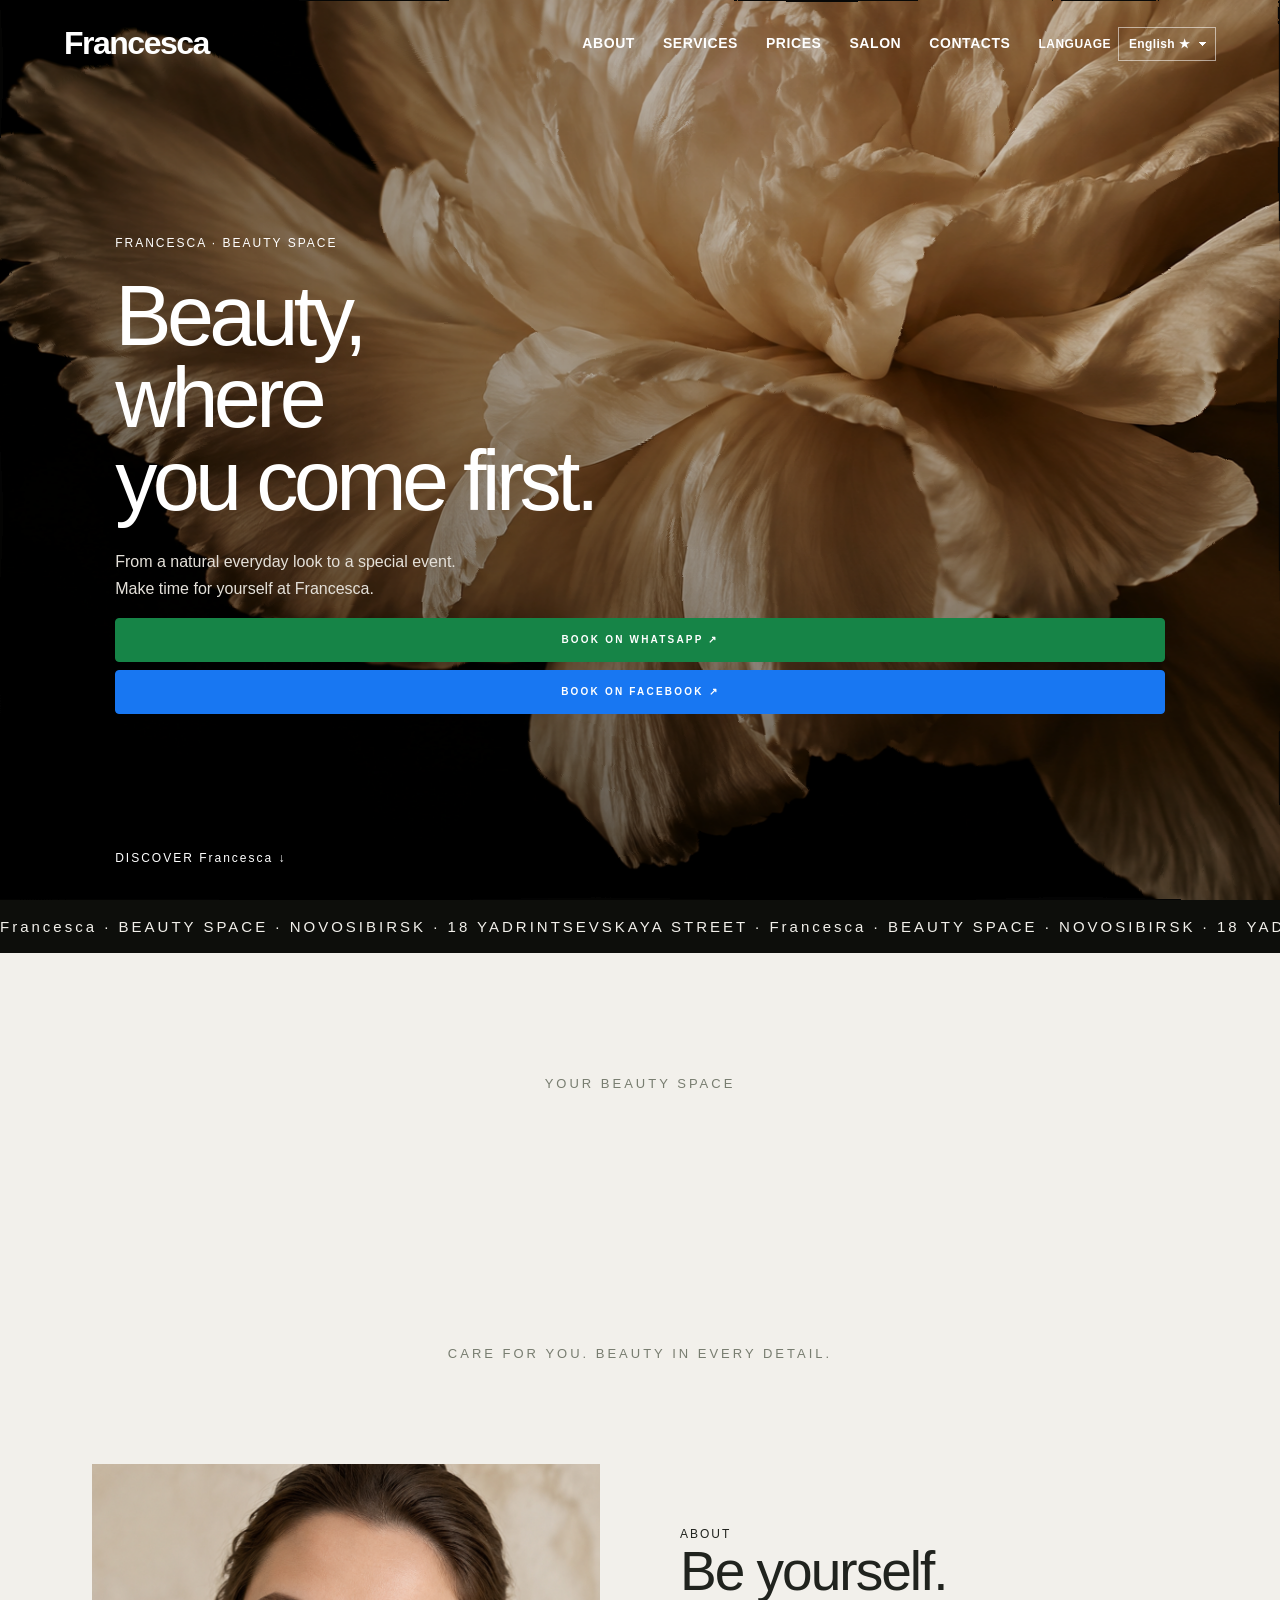
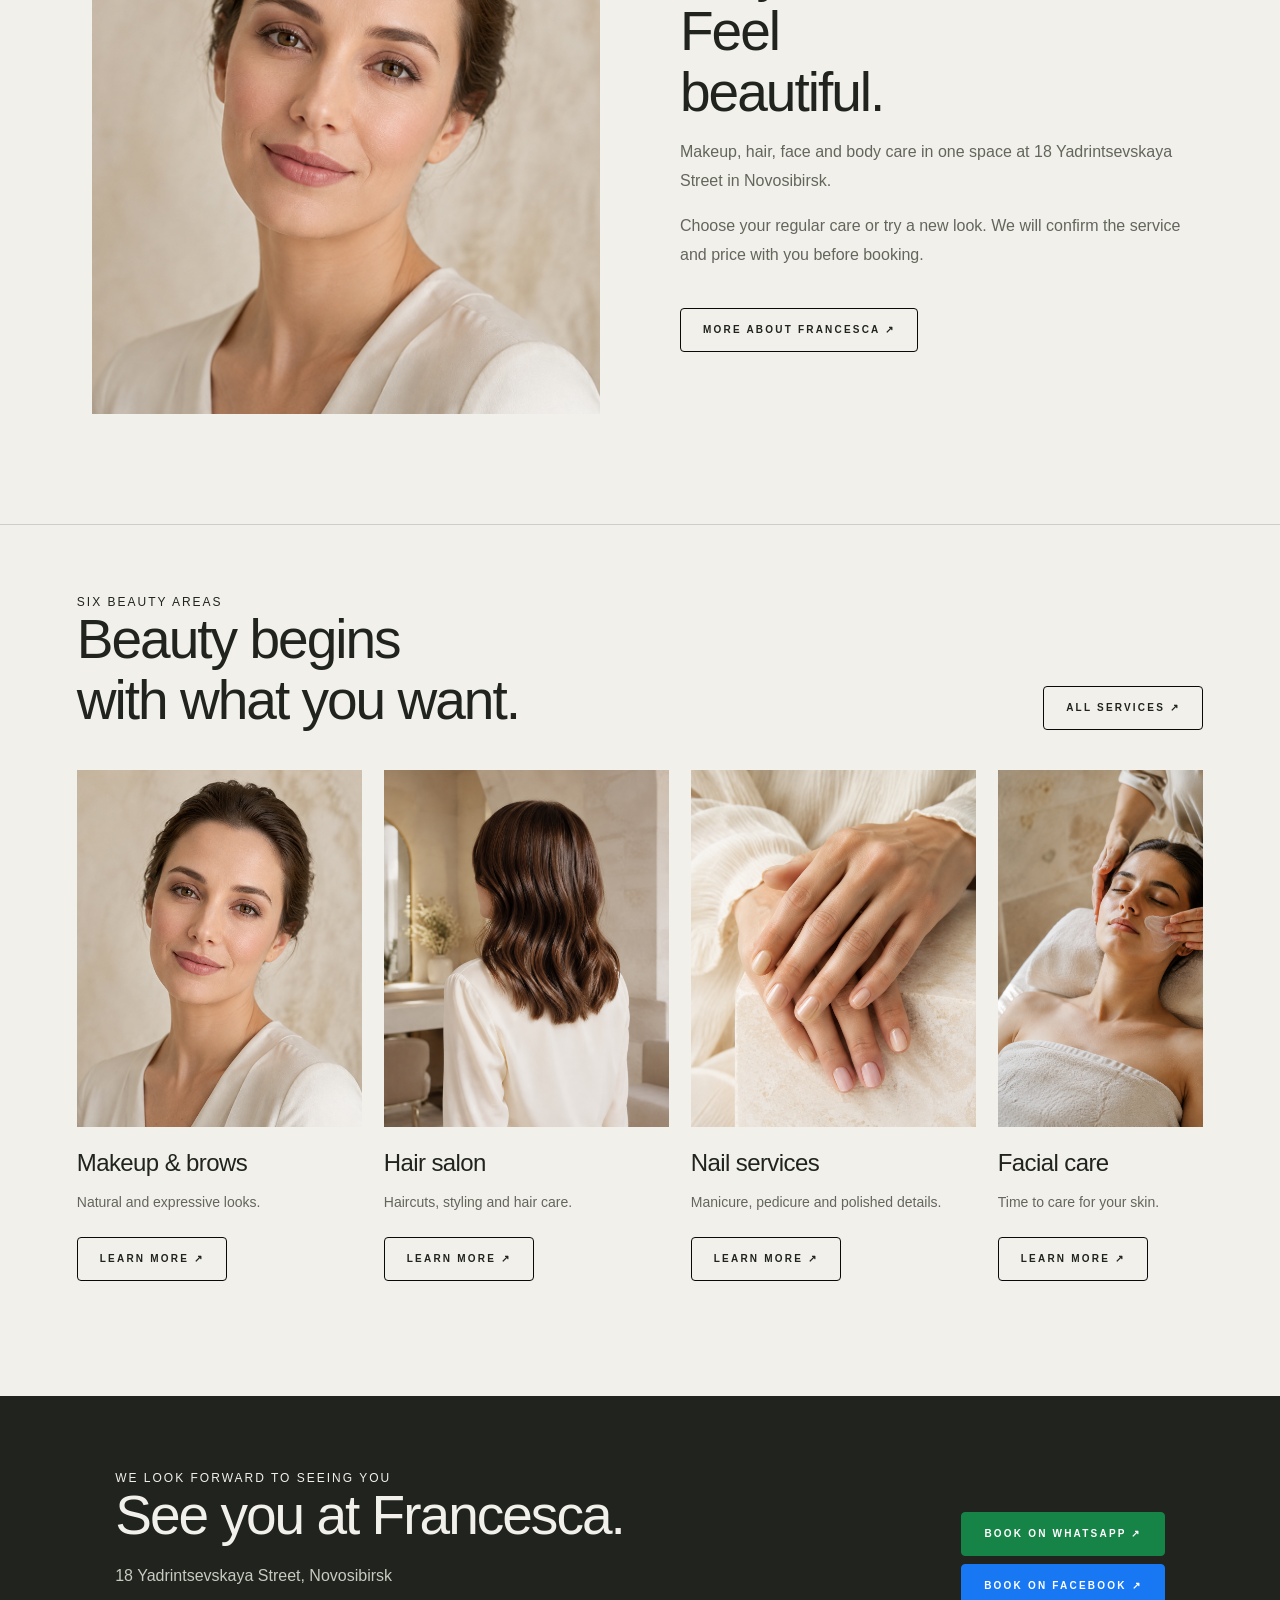
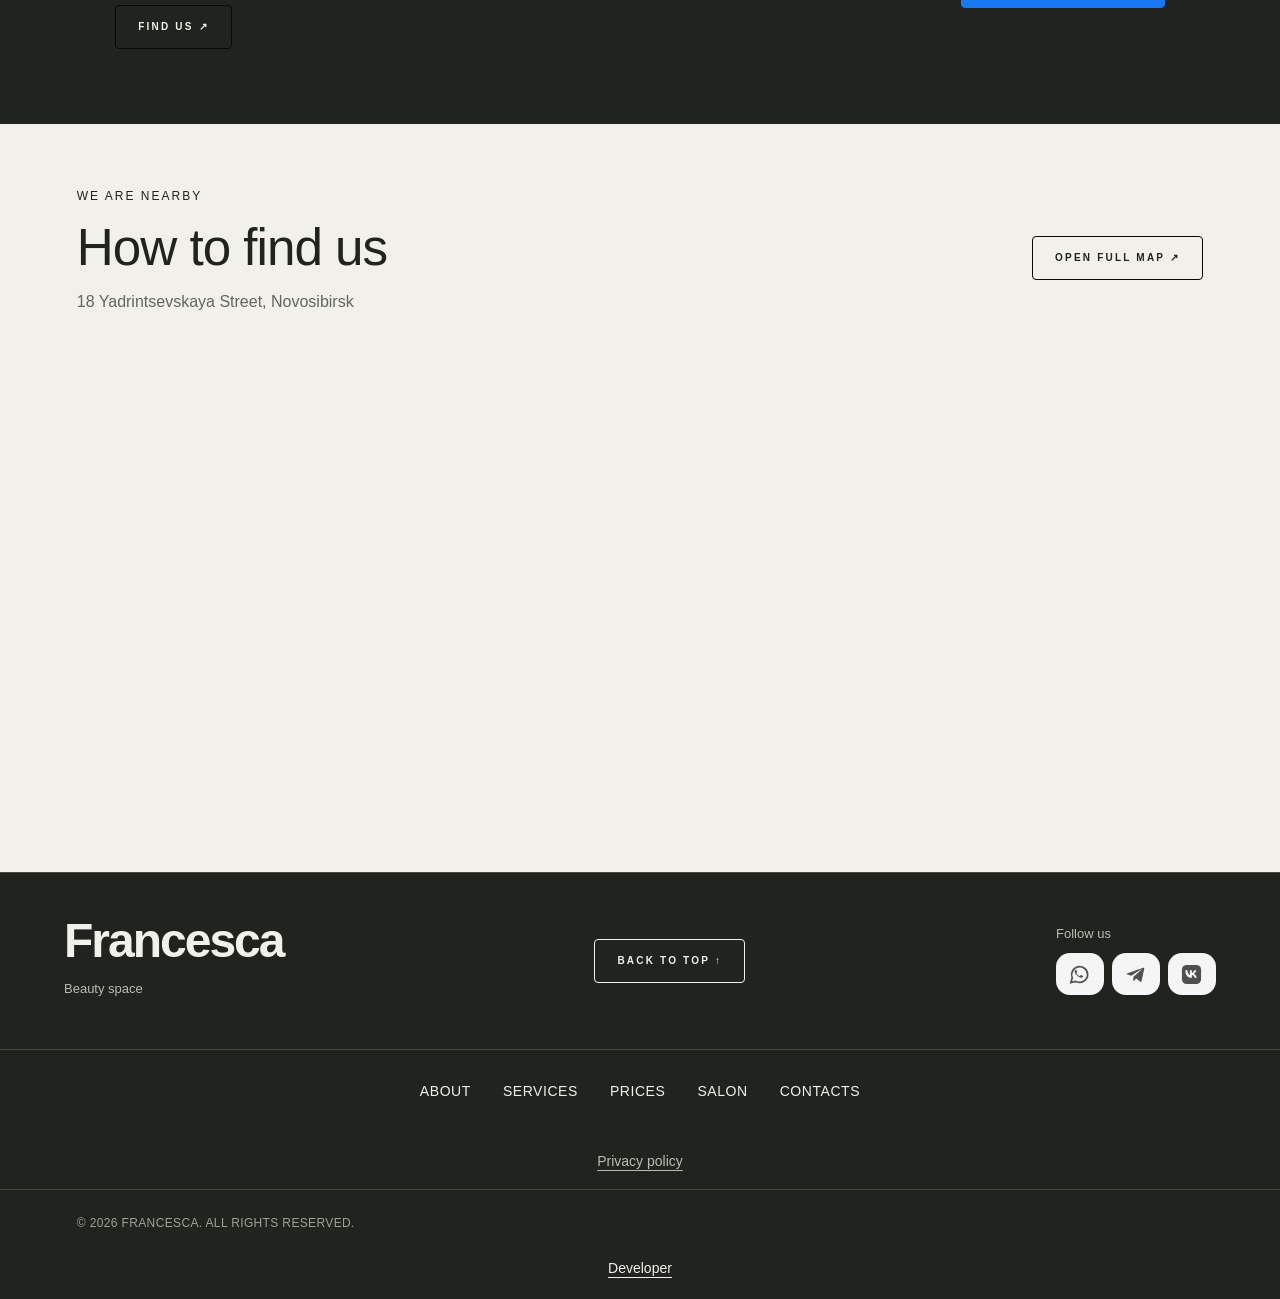
<file: index.html>
<!doctype html><html lang="en"><head><meta charset="utf-8"><meta name="viewport" content="width=device-width,initial-scale=1"><title>Francesca — Пространство красоты в Новосибирске</title><meta name="description" content="Студия красоты Francesca: макияж, волосы, ногти, уход за лицом и телом. Новосибирск, Ядринцевская, 18."><style>
:root{--bg:#f2f0eb;--ink:#20231e;--line:#cfcec6;--accent:#b2c29b}*{box-sizing:border-box}html{scroll-behavior:smooth}body{margin:0;background:var(--bg);color:var(--ink);font:16px Arial,sans-serif}a{color:inherit;text-decoration:none}header{display:flex;align-items:center;justify-content:space-between;padding:25px 5%;border-bottom:1px solid var(--line)}.logo{font-size:48px;font-weight:800;letter-spacing:-4px}.brand-note{font-size:12px;letter-spacing:2px;margin-left:25px}.toplink{font-size:14px;border-bottom:1px solid;padding-bottom:6px}main{max-width:1500px;margin:auto;padding:0 5%}.hero{padding:65px 0 50px}.eyebrow{text-transform:uppercase;font-size:12px;letter-spacing:2px}.hero-row{display:flex;align-items:flex-end;justify-content:space-between;gap:30px}h1{font-size:clamp(90px,14vw,190px);line-height:1;margin:22px 0 0;font-weight:400;letter-spacing:-.075em}.intro{max-width:325px;line-height:1.6;margin-bottom:12px;color:#62665b}.ribbon{overflow:hidden;background:var(--ink);color:var(--bg);padding:18px 0;white-space:nowrap;font-size:13px;letter-spacing:3px}.ribbon-track{display:flex;width:max-content;animation:marquee 30s linear infinite;will-change:transform}.ribbon span{display:block;flex-shrink:0;padding-right:2em} @keyframes marquee{from{transform:translateX(0)}to{transform:translateX(-50%)}} @media(prefers-reduced-motion:reduce){.ribbon-track{animation:none}}.content{display:grid;grid-template-columns:250px 1fr;gap:65px;padding:50px 0 90px}aside{align-self:start;position:sticky;top:25px}.section-label{font-size:12px;letter-spacing:2px;margin-bottom:25px;color:#6f7467}nav{display:grid;gap:6px}nav a{padding:14px 10px;border-bottom:1px solid var(--line);font-size:14px;display:flex;gap:13px}nav a:hover{background:#e0e4d6}nav small{color:#818677}aside p{font-size:13px;line-height:1.6;color:#74776d;margin-top:35px}.search{display:flex;align-items:center;border-bottom:1px solid var(--ink);gap:15px;padding:5px 0 17px;margin-bottom:40px}.search input{font:inherit;background:none;border:0;outline:none;width:100%;color:var(--ink)}.search:focus-within{outline:2px solid #718357;outline-offset:6px}.clear{background:none;border:0;font-size:22px;cursor:pointer;padding:0 8px}.group{scroll-margin-top:25px;border-bottom:1px solid var(--ink)}summary{list-style:none;cursor:pointer;padding:28px 0;display:flex;align-items:center;gap:24px}summary::-webkit-details-marker{display:none}.number{font-size:13px;color:#747a69}.group-title{flex:1}.group-title small{display:block;font-size:12px;letter-spacing:.04em;color:#717669;margin-bottom:9px}h2{font-weight:400;font-size:clamp(24px,3vw,36px);letter-spacing:-1px;margin:0}.plus{font-size:29px;font-weight:300}.group[open] .plus{transform:rotate(45deg)}.rows{padding:0 0 25px 42px}.row{display:flex;justify-content:space-between;gap:20px;padding:19px 0;border-top:1px solid var(--line);line-height:1.4}.price{white-space:nowrap;color:#666d5d;font-size:14px}.note{font-size:13px;color:#787d70;line-height:1.6;padding-top:25px}.empty{padding:30px 0;color:#6f7467}footer{background:var(--ink);color:var(--bg);padding:40px 5%;display:flex;align-items:center;justify-content:space-between;gap:20px}footer p{font-size:13px;color:#b9bdb2}.footer-brand{font-size:65px;letter-spacing:-5px;font-weight:bold}button,a,summary{-webkit-tap-highlight-color:transparent}a:focus-visible,summary:focus-visible,button:focus-visible{outline:2px solid #718357;outline-offset:5px}@media(max-width:760px){header{padding:20px 6%}.brand-note{display:none}.hero{padding:42px 0 30px}.hero-row{display:block}.intro{margin-top:25px}.content{display:block;padding-top:28px}aside{position:static;margin-bottom:28px}nav{display:flex;overflow-x:auto;gap:10px;padding-bottom:10px}nav a{white-space:nowrap;border:1px solid var(--line);padding:12px}.section-label,aside p{display:none}.rows{padding-left:0}summary{gap:15px}.row{font-size:15px}.price{font-size:12px}footer{align-items:flex-start}.ribbon{font-size:12px}.toplink{font-size:13px}}
.booking{display:inline-flex;align-items:center;justify-content:center;background:#253e2c;color:#fff;padding:15px 22px;font-size:15px;border-radius:3px;line-height:1.3;text-align:center;transition:background .2s}.booking:hover{background:#365b40}.booking-bottom{margin-top:22px}.header-actions{display:flex;align-items:center;gap:24px}@media(max-width:760px){.header-actions{gap:10px}.header-actions .toplink{display:none}.booking{font-size:14px;padding:13px 16px}} .location{border-top:1px solid var(--line);padding:45px 0 55px;display:flex;justify-content:space-between;align-items:center;gap:25px}.location h2{margin:14px 0}.location p{line-height:1.6;margin:0;color:#62665b}.location a{white-space:nowrap}@media(max-width:760px){.location{align-items:flex-start;flex-direction:column;padding:30px 0 40px}} .socials{display:flex;flex-direction:column;gap:12px}.socials-label{font-size:13px;color:#b9bdb2}.telegram-link{display:inline-flex;align-items:center;gap:10px;font-size:15px}.telegram-link svg{width:38px;height:38px;flex-shrink:0}.telegram-link:hover{color:#8bd0f5}@media(max-width:760px){footer{flex-wrap:wrap}.socials{order:3;flex-basis:100%;padding-top:20px;border-top:1px solid #4b5046}} .service-detail{display:block;padding:0}.service-detail>summary{padding:21px 0;gap:15px;font-size:16px}.service-name{flex:1}.service-toggle{font-size:24px;transition:transform .2s}.service-detail[open]>summary .service-toggle{transform:rotate(45deg)}.service-copy{color:#62665b;font-size:15px;line-height:1.7;padding:0 15px 24px 0}.service-copy ul{padding-left:20px}.service-copy .draft{font-size:13px}.beauty-layout{display:grid;grid-template-columns:minmax(0,1.2fr) minmax(200px,.8fr);gap:30px;padding-bottom:25px;align-items:start}.beauty-layout .rows{padding-left:0}.beauty-photo{margin:0}.beauty-photo img{display:block;width:100%;aspect-ratio:3/4;object-fit:cover}.beauty-photo figcaption{font-size:12px;color:#74776d;margin-top:10px}.content{grid-template-columns:200px minmax(0,1fr);gap:35px}@media(max-width:1050px){.beauty-layout{grid-template-columns:1fr}.beauty-photo{grid-row:1}.beauty-photo img{max-height:400px;object-position:center 35%}}@media(max-width:760px){.content{display:block}.service-detail>summary{font-size:15px;gap:10px}}.beauty-photo img{width:100%;height:auto;aspect-ratio:4/5;max-height:590px;object-fit:cover;object-position:center 30%}@media(max-width:1050px){.beauty-photo{width:min(100%,440px);justify-self:center}.beauty-photo img{height:auto;max-height:440px;aspect-ratio:4/5}}@media(max-width:760px){.beauty-photo{width:min(100%,360px)}.beauty-photo img{max-height:400px}} .beauty-photo img{transition:transform .55s ease,box-shadow .55s ease;transform-origin:center}@media(hover:hover) and (pointer:fine){.beauty-photo img:hover{box-shadow:0 18px 35px rgba(32,35,30,.16)}}@media(prefers-reduced-motion:reduce){.beauty-photo img{transition:none}.beauty-photo img:hover{transform:none}} .photo-tilt-surface{perspective:950px}.photo-tilt-surface img{transform:rotateX(var(--photo-x,0deg)) rotateY(var(--photo-y,0deg));transition:transform .4s ease-out,box-shadow .4s ease-out;backface-visibility:hidden}.photo-tilt-surface.is-tracking img{transition:transform .12s ease-out,box-shadow .4s ease-out}@media(prefers-reduced-motion:reduce){.photo-tilt-surface img{transform:none!important;transition:none!important}}.makeup-section-heading{display:flex;align-items:center;gap:24px;padding:28px 0}@media(max-width:760px){.makeup-section-heading{gap:15px}} 
.site-header{position:sticky;top:0;z-index:100;background:rgba(242,240,235,.96);backdrop-filter:blur(14px);min-height:88px;padding:16px 5%;gap:25px;box-shadow:0 2px 15px #20231e08}.site-header .logo{font-size:42px}.site-nav{display:flex;align-items:center;justify-content:center;gap:28px;padding:0;overflow:visible}.site-nav a{display:block;white-space:nowrap;padding:10px 0;border:0;border-bottom:1px solid transparent;font-size:14px;font-weight:600;text-transform:uppercase;letter-spacing:.04em}.site-nav a:hover{background:none;border-bottom-color:var(--ink)}.site-nav a[aria-current=page]{border-bottom-color:var(--ink)}.site-header .booking{font-size:13px;padding:13px 18px;white-space:nowrap}aside{top:110px}.group{scroll-margin-top:110px}html{scroll-padding-top:110px}.page-main{min-height:70vh;padding-top:60px;padding-bottom:80px}.page-main h1{font-size:clamp(56px,8vw,110px);letter-spacing:-.055em;margin:22px 0 38px}.page-main p{line-height:1.75}.page-lead{max-width:650px;color:#62665b;font-size:19px}.brand-layout{display:grid;grid-template-columns:1.15fr 1fr;gap:70px;align-items:center}.brand-layout img{width:100%;max-height:570px;object-fit:cover;aspect-ratio:4/5}.page-actions{display:flex;gap:25px;align-items:center;margin-top:30px;flex-wrap:wrap}.service-grid{display:grid;grid-template-columns:repeat(3,1fr);gap:35px;margin-top:40px}.service-card img{width:100%;aspect-ratio:4/5;object-fit:cover;max-height:350px}.service-card h2{font-size:26px;margin:20px 0 10px}.service-card p{color:#62665b}.service-card .toplink{display:inline-block;margin:8px 0 20px}.address-panel{padding:35px 0;border-top:1px solid var(--line);border-bottom:1px solid var(--line);margin:30px 0;max-width:850px}.contact-list{max-width:850px}.contact-item{padding:25px 0;border-bottom:1px solid var(--line);display:flex;justify-content:space-between;gap:20px;align-items:center}.contact-item h2{font-size:25px}.contact-item p{margin:8px 0 0;color:#62665b}@media(max-width:1050px){.site-nav{gap:16px}.site-header{gap:15px}.site-header .booking{max-width:155px;white-space:normal}.service-grid{grid-template-columns:repeat(2,1fr)}}@media(max-width:760px){.site-header{flex-wrap:wrap;padding:12px 6%;gap:8px;min-height:120px}.site-header .logo{font-size:36px}.site-header .booking{margin-left:auto;max-width:none}.site-nav{order:3;flex-basis:100%;justify-content:flex-start;overflow-x:auto;gap:23px;padding:4px 0;flex-wrap:nowrap}.site-nav a{font-size:12px;white-space:nowrap;padding:8px 0}.brand-layout{grid-template-columns:1fr;gap:30px}.brand-layout img{max-height:420px}.service-grid{grid-template-columns:1fr}.page-main{padding-top:35px}.contact-item{align-items:flex-start;flex-direction:column}.group{scroll-margin-top:145px}html{scroll-padding-top:145px}}

body.home{background:#f2f0eb}.home .site-header{position:fixed;left:0;right:0;background:transparent;color:white;box-shadow:none;border-color:transparent;backdrop-filter:none;transition:background .3s,color .3s}.home .site-header.scrolled{background:rgba(242,240,235,.97);color:#20231e;backdrop-filter:blur(14px);border-bottom:1px solid #cfcec6}.home .site-header .booking{background:#fff;color:#20231e}.home .site-nav a:hover{border-color:currentColor}.home-hero{position:relative;min-height:780px;min-height:100svh;background:#080807;color:white;display:flex;align-items:center;overflow:hidden}.hero-art{position:absolute;inset:0;width:100%;height:100%;object-fit:cover;animation:bloom 18s ease-in-out infinite alternate}.home-hero:after{content:'';position:absolute;inset:0;background:linear-gradient(90deg,rgba(0,0,0,.35),transparent 85%),linear-gradient(0deg,rgba(0,0,0,.4),transparent 65%)}.home-hero-copy{position:relative;z-index:1;width:100%;max-width:1500px;margin:auto;padding:160px 9% 110px}.home-hero h1{font-size:clamp(52px,6.6vw,100px);font-weight:400;line-height:.98;letter-spacing:-.055em;margin:25px 0;max-width:800px}.home-hero p{font-size:16px;line-height:1.7;max-width:360px;color:#e4e0d9}.home-hero .booking{margin-top:18px;background:#ffffff13;border:1px solid #ffffff66;color:#fff}.scroll-hint{position:absolute;bottom:35px;left:9%;z-index:2;font-size:12px;letter-spacing:2px}.home-ticker{background:#0d0e0b;color:#f2f0eb;padding:18px 0;overflow:hidden;white-space:nowrap;letter-spacing:3px;font-size:15px}.home-ticker-track{display:flex;width:max-content;animation:marquee 35s linear infinite}.home-ticker-track span{padding-right:30px}.brand-statement{text-align:center;padding:110px 6% 90px}.brand-word{font-size:clamp(110px,25vw,360px);line-height:1.1;letter-spacing:-.075em;font-weight:400;margin:15px 0}.brand-statement p{font-size:13px;letter-spacing:3px;text-transform:uppercase;color:#787d70}.home-about{max-width:1250px;margin:0 auto;padding:0 6% 110px;display:grid;grid-template-columns:1fr 1fr;gap:80px;align-items:center}.home-about img{width:100%;aspect-ratio:4/5;object-fit:cover;max-height:550px}.home-about h2,.home-services h2,.home-visit h2{font-size:clamp(36px,4.3vw,60px);font-weight:400;line-height:1.1;letter-spacing:-2px}.home-about p{line-height:1.8;color:#62665b}.home-about .toplink{display:inline-block;margin-top:22px}.home-services{padding:70px 6% 90px;border-top:1px solid #cfcec6;max-width:1500px;margin:auto}.home-section-top{display:flex;justify-content:space-between;align-items:end;gap:30px;margin-bottom:40px}.home-service-strip{display:flex;gap:22px;overflow-x:auto;padding:0 0 25px;scroll-snap-type:x mandatory}.home-service-card{flex:0 0 285px;scroll-snap-align:start}.home-service-card img{width:100%;aspect-ratio:4/5;object-fit:cover;transition:transform .4s}.home-service-card:hover img{transform:translateY(-5px)}.home-service-card h3{font-size:24px;font-weight:400;letter-spacing:-.6px;margin:18px 0 10px}.home-service-card p{font-size:14px;line-height:1.6;color:#62665b}.home-service-card .toplink{display:inline-block;margin-top:10px}.home-visit{background:#20231e;color:#f2f0eb;padding:75px 9%;display:flex;justify-content:space-between;gap:40px;align-items:center}.home-visit p{line-height:1.7;color:#c7cbbf}.home-visit .booking{background:#f2f0eb;color:#20231e}.home footer{border-top:1px solid #454a3e}@keyframes bloom{from{transform:scale(1)}to{transform:scale(1.06)}}@media(max-width:760px){.home-hero-copy{padding:180px 7% 110px}.home-hero h1{font-size:56px}.hero-art{object-position:60% center}.home-about{grid-template-columns:1fr;gap:35px;padding-bottom:65px}.brand-statement{padding:65px 6%}.home-section-top{display:block}.home-section-top>a{display:inline-block;margin-top:20px}.home-visit{display:block}.home-visit .booking{margin-top:15px}.home .site-header{background:#11110ecc}.home-service-card{flex-basis:260px}}@media(prefers-reduced-motion:reduce){.hero-art,.home-ticker-track{animation:none}.home-service-card:hover img{transform:none}}
.salon-map{background:#f2f0eb;padding:65px 6%}.map-heading{display:flex;justify-content:space-between;align-items:center;gap:25px;margin-bottom:30px}.map-heading h2{font-size:clamp(32px,4vw,52px);margin:15px 0}.map-heading p{color:#62665b}.salon-map iframe{width:100%;height:450px}@media(max-width:760px){.salon-map{padding:40px 6%}.map-heading{display:block}.map-heading .toplink{display:inline-block;margin-top:10px}.salon-map iframe{height:350px}} .developer-credit{background:#20231e;color:#b9bdb2;border-top:1px solid #454a3e;padding:20px 6%;text-align:center;font-size:14px;line-height:1.6}.developer-credit a{color:#f2f0eb;text-decoration:underline;text-underline-offset:4px}.developer-credit a:hover{color:#8bd0f5}.site-header .logo{font-size:32px;letter-spacing:-1.5px;font-weight:600}.footer-brand{font-size:48px;letter-spacing:-2px}.brand-word{font-size:clamp(60px,16vw,230px);letter-spacing:-.065em}.home .site-header .logo{font-size:32px}@media(max-width:1050px){.site-nav{gap:16px}.site-header{gap:15px;padding-left:3%;padding-right:3%}.site-header .logo,.home .site-header .logo{font-size:27px}}@media(max-width:760px){.site-header .logo,.home .site-header .logo{font-size:30px}.brand-word{font-size:16vw}.footer-brand{font-size:42px}}
.francesca-loader{position:fixed;inset:0;z-index:10000;background:#050505;color:#f5f4ef;display:grid;place-items:center;transition:opacity .65s ease,visibility .65s;pointer-events:all}.francesca-loader.is-ready{opacity:0;visibility:hidden;pointer-events:none}.loader-frame{width:min(360px,78vw);height:min(510px,73svh);border:1px solid #777;display:flex;flex-direction:column;align-items:center;justify-content:center;position:relative}.loader-name{font:400 clamp(25px,6vw,37px) Georgia,serif;letter-spacing:3px}.loader-label{font:12px Arial,sans-serif;letter-spacing:5px;color:#999;margin-top:16px}.loader-line{width:70px;height:1px;background:#292929;overflow:hidden;margin-top:38px}.loader-line:after{content:'';display:block;width:40%;height:100%;background:#eee;animation:loading-line 1.1s ease-in-out infinite}.loader-frame:after{content:'';position:absolute;inset:-1px;border:1px solid #ddd;animation:frame-glow 2s ease-in-out infinite;pointer-events:none}@keyframes loading-line{from{transform:translateX(-110%)}to{transform:translateX(360%)}}@keyframes frame-glow{50%{opacity:.2}}.home .hero-art{animation:living-flower 18s ease-in-out infinite alternate;transform-origin:58% 45%;filter:url(#flower-flow);will-change:transform}@keyframes living-flower{0%{transform:scale(1.04) rotate(-1deg)}50%{transform:scale(1.09) rotate(.5deg) translateY(-.6%)}100%{transform:scale(1.055) rotate(1.1deg) translateX(-.5%)}}@media(prefers-reduced-motion:reduce){.home .hero-art{animation:none;filter:none;transform:scale(1.04)}.loader-line:after,.loader-frame:after{animation:none}.francesca-loader{transition:none}}
.footer-nav{display:flex;justify-content:center;align-items:center;flex-wrap:wrap;gap:18px 32px;background:#20231e;color:#f2f0eb;padding:25px 6%;border-top:1px solid #454a3e}.footer-nav a{display:block;padding:8px 0;border:0;border-bottom:1px solid transparent;font-size:14px;letter-spacing:.04em;text-transform:uppercase}.footer-nav a:hover,.footer-nav a[aria-current="page"]{background:none;border-bottom-color:currentColor}@media(max-width:760px){.footer-nav{gap:12px 22px;overflow:visible}.footer-nav a{font-size:13px;padding:8px 0}}.copyright{background:#20231e;color:#a0a397;border-top:1px solid #454a3e;padding:24px 6%;font-size:12px;line-height:1.6;letter-spacing:.03em}.copyright+.developer-credit{border-top:0;padding-top:0}@media(max-width:760px){.copyright{text-align:center}}.social-links{display:flex;flex-wrap:wrap;gap:14px 22px}.social-link{display:inline-flex;align-items:center;gap:9px;font-size:14px}.social-link:hover{color:#8bd0f5}.social-icon{display:inline-flex;align-items:center;justify-content:center;width:32px;height:32px;border-radius:50%;color:white;font-size:18px}.telegram-icon{background:#229ed9}.whatsapp-icon{background:#21834b}.vk-icon{background:#0077ff;font-size:13px;font-weight:bold}footer{flex-wrap:wrap}.social-links{gap:8px}.social-links .social-link{display:inline-flex;align-items:center;justify-content:center;width:48px;height:42px;border-radius:14px;background:#f5f5f5;color:#505050;padding:0;transition:background .2s,transform .2s}.social-links .social-link:hover{background:#e3e3e3;color:#252525;transform:translateY(-2px)}.social-link svg{display:block;flex-shrink:0}@media(prefers-reduced-motion:reduce){.social-links .social-link{transition:none}.social-links .social-link:hover{transform:none}}.privacy-footer-link{background:#20231e;color:#b9bdb2;padding:20px 6%;text-align:center;font-size:14px}.privacy-footer-link a{text-decoration:underline;text-underline-offset:4px}.privacy-footer-link a:hover{color:#fff}</style><link rel="stylesheet" href="language.css?v=booking2"><link rel="stylesheet" href="brand-motion.css"><link rel="stylesheet" href="buttons.css?v=1"><link rel="stylesheet" href="mobile-menu.css?v=2"></head><body class="home"><script>document.body.insertAdjacentHTML("afterbegin","<div class=\"francesca-loader\" role=\"status\" aria-live=\"polite\" aria-label=\"Francesca \u2014 \u0437\u0430\u0433\u0440\u0443\u0437\u043a\u0430\"><div class=\"loader-frame\"><div class=\"loader-name\">Francesca</div><div class=\"loader-line\" aria-hidden=\"true\"></div><div class=\"loader-label\">\u0417\u0410\u0413\u0420\u0423\u0417\u041a\u0410</div></div></div>");</script><svg width="0" height="0" aria-hidden="true" style="position:absolute;pointer-events:none"><defs><filter id="flower-flow" x="-5%" y="-5%" width="110%" height="110%" color-interpolation-filters="sRGB"><feTurbulence type="fractalNoise" baseFrequency="0.004 0.007" numOctaves="1" seed="9" result="noise"><animate attributeName="baseFrequency" values="0.004 0.007;0.005 0.006;0.004 0.007" dur="20s" repeatCount="indefinite"/></feTurbulence><feDisplacementMap in="SourceGraphic" in2="noise" scale="12" xChannelSelector="R" yChannelSelector="G"><animate attributeName="scale" values="9;19;9" dur="14s" repeatCount="indefinite"/></feDisplacementMap></filter></defs></svg><header class="site-header"><a href="index.html" class="logo" aria-label="Francesca — главная страница">Francesca</a><nav class="site-nav" aria-label="Основная навигация"><a href="about.html">О бренде</a><a href="services.html">Услуги</a><a href="maks.html">Прайс</a><a href="salons.html">Салоны</a><a href="contacts.html">Контакты</a><label class="language-switcher"><span class="language-switcher-label">Language</span><select class="language-select" aria-label="Language"><option value="en">English ★</option><option value="ru">Русский</option><option value="es">Español</option></select></label></nav><a class="booking" href="https://wa.me/79134507711?text=%D0%97%D0%B4%D1%80%D0%B0%D0%B2%D1%81%D1%82%D0%B2%D1%83%D0%B9%D1%82%D0%B5%21%20%D0%A5%D0%BE%D1%87%D1%83%20%D0%B7%D0%B0%D0%BF%D0%B8%D1%81%D0%B0%D1%82%D1%8C%D1%81%D1%8F%20%D0%B2%20maks." target="_blank" rel="noopener noreferrer">Записаться в WhatsApp ↗</a></header><section class="home-hero"><img class="hero-art" src="home-hero.png" alt="Скульптурный цветок с нежными светлыми лепестками"><div class="home-hero-copy"><div class="eyebrow">Francesca · Пространство красоты</div><h1>Красота,<br>в которой<br>вы — главное.</h1><p>От естественного образа до особого события. Найдите время для себя в студии Francesca.</p><a class="booking" href="https://wa.me/79134507711?text=%D0%97%D0%B4%D1%80%D0%B0%D0%B2%D1%81%D1%82%D0%B2%D1%83%D0%B9%D1%82%D0%B5%21%20%D0%A5%D0%BE%D1%87%D1%83%20%D0%B7%D0%B0%D0%BF%D0%B8%D1%81%D0%B0%D1%82%D1%8C%D1%81%D1%8F%20%D0%B2%20maks." target="_blank" rel="noopener noreferrer">Записаться в WhatsApp ↗</a></div><a class="scroll-hint" href="#discover">ОТКРОЙТЕ Francesca ↓</a></section><div class="home-ticker"><div class="home-ticker-track"><span>Francesca · ПРОСТРАНСТВО КРАСОТЫ · НОВОСИБИРСК · ЯДРИНЦЕВСКАЯ, 18 · Francesca · ПРОСТРАНСТВО КРАСОТЫ · НОВОСИБИРСК · ЯДРИНЦЕВСКАЯ, 18 · </span><span aria-hidden="true">Francesca · ПРОСТРАНСТВО КРАСОТЫ · НОВОСИБИРСК · ЯДРИНЦЕВСКАЯ, 18 · Francesca · ПРОСТРАНСТВО КРАСОТЫ · НОВОСИБИРСК · ЯДРИНЦЕВСКАЯ, 18 · </span></div></div><section class="brand-statement" id="discover"><p>Ваше пространство красоты</p><div class="brand-word">Francesca</div><p>Внимание к вам. Красота в деталях.</p></section><section class="home-about"><img src="makeup.png" alt="Нежный дневной макияж" loading="lazy"><div><div class="eyebrow">О бренде</div><h2>Быть собой.<br>Чувствовать себя<br>прекрасно.</h2><p>Макияж, волосы, уход за лицом и телом — в одном пространстве на Ядринцевской улице, 18 в Новосибирске.</p><p>Выберите привычный уход или новый образ. Состав услуги и стоимость уточним вместе с вами перед записью.</p><a class="toplink" href="about.html">Больше о Francesca ↗</a></div></section><section class="home-services"><div class="home-section-top"><div><div class="eyebrow">Шесть направлений</div><h2>Красота начинается<br>с вашего желания.</h2></div><a class="toplink" href="services.html">Все услуги ↗</a></div><div class="home-service-strip"><article class="home-service-card"><a href="maks.html#group-0"><img src="makeup.png" alt="Макияж и брови" loading="lazy"><h3>Макияж и брови</h3></a><p>Естественные и выразительные образы.</p><a href="maks.html#group-0" class="toplink">Подробнее ↗</a></article><article class="home-service-card"><a href="maks.html#group-1"><img src="hair.png" alt="Парикмахерский зал" loading="lazy"><h3>Парикмахерский зал</h3></a><p>Стрижки, укладки и забота о волосах.</p><a href="maks.html#group-1" class="toplink">Подробнее ↗</a></article><article class="home-service-card"><a href="maks.html#group-2"><img src="nails.png" alt="Ногтевой сервис" loading="lazy"><h3>Ногтевой сервис</h3></a><p>Маникюр, педикюр и аккуратные детали.</p><a href="maks.html#group-2" class="toplink">Подробнее ↗</a></article><article class="home-service-card"><a href="maks.html#group-3"><img src="face.png" alt="Уход за лицом" loading="lazy"><h3>Уход за лицом</h3></a><p>Время для заботы о вашей коже.</p><a href="maks.html#group-3" class="toplink">Подробнее ↗</a></article><article class="home-service-card"><a href="maks.html#group-4"><img src="body.png" alt="Уход за телом" loading="lazy"><h3>Уход за телом</h3></a><p>Расслабление и спа-ритуалы.</p><a href="maks.html#group-4" class="toplink">Подробнее ↗</a></article><article class="home-service-card"><a href="maks.html#group-5"><img src="epilation.png" alt="Эпиляция" loading="lazy"><h3>Эпиляция</h3></a><p>Гладкость и деликатный уход.</p><a href="maks.html#group-5" class="toplink">Подробнее ↗</a></article></div></section><section class="home-visit"><div><div class="eyebrow">Ждём вас</div><h2>До встречи в Francesca.</h2><p>Новосибирск, Ядринцевская улица, 18</p><a class="toplink" href="salons.html">Как нас найти ↗</a></div><a class="booking" href="https://wa.me/79134507711?text=%D0%97%D0%B4%D1%80%D0%B0%D0%B2%D1%81%D1%82%D0%B2%D1%83%D0%B9%D1%82%D0%B5%21%20%D0%A5%D0%BE%D1%87%D1%83%20%D0%B7%D0%B0%D0%BF%D0%B8%D1%81%D0%B0%D1%82%D1%8C%D1%81%D1%8F%20%D0%B2%20maks." target="_blank" rel="noopener noreferrer">Записаться в WhatsApp ↗</a></section><section class="salon-map" aria-labelledby="salon-map-title"><div class="map-heading"><div><div class="eyebrow">Мы рядом</div><h2 id="salon-map-title">Как нас найти</h2><p>Новосибирск, Ядринцевская улица, 18</p></div><a class="toplink" href="https://yandex.ru/maps/org/francheska/235811837210/" target="_blank" rel="noopener noreferrer">Открыть большую карту ↗</a></div><iframe title="Карта: салон Francesca, Новосибирск, Ядринцевская улица, 18" src="https://yandex.ru/map-widget/v1/?text=%D0%9D%D0%BE%D0%B2%D0%BE%D1%81%D0%B8%D0%B1%D0%B8%D1%80%D1%81%D0%BA%2C%20%D0%AF%D0%B4%D1%80%D0%B8%D0%BD%D1%86%D0%B5%D0%B2%D1%81%D0%BA%D0%B0%D1%8F%2018&amp;z=16" width="100%" height="450" style="border:0;display:block" loading="lazy" referrerpolicy="no-referrer-when-downgrade" allowfullscreen></iframe></section><footer><div><a href="index.html" class="footer-brand" aria-label="Francesca — главная страница">Francesca</a><p>Пространство красоты</p></div><a href="#" class="toplink">Наверх ↑</a><div class="socials"><span class="socials-label">Мы в соцсетях</span><div class="social-links"><a class="social-link" href="https://wa.me/79134507711" target="_blank" rel="noopener noreferrer" aria-label="WhatsApp" title="WhatsApp"><svg width="23" height="23" viewBox="0 0 24 24" fill="currentColor" aria-hidden="true"><path d="M20.5 11.8a8.4 8.4 0 0 1-12.4 7.4L3 20.5l1.4-4.9A8.4 8.4 0 1 1 20.5 11.8Z" fill="none" stroke="currentColor" stroke-width="1.8"/><path d="M8 7.3c-.5 0-1.1.8-1.1 1.6 0 2.1 3.4 5.8 6.5 6.5.9.2 2.1-.5 2.3-1.2.1-.3.1-.6-.1-.7l-1.9-.9c-.2-.1-.4 0-.6.3l-.6.7c-.2.2-.4.2-.7 0-1.3-.6-2.3-1.5-2.9-2.7-.2-.3-.1-.4.1-.6l.5-.7c.1-.2.1-.4 0-.6l-.9-1.8c-.1-.2-.3-.2-.6-.2Z"/></svg></a><a class="social-link" href="https://t.me/francesca_salon" target="_blank" rel="noopener noreferrer" aria-label="Telegram" title="Telegram"><svg width="23" height="23" viewBox="0 0 24 24" fill="currentColor" aria-hidden="true"><path d="m3 11 17-6c.8-.3 1.3.2 1.1 1l-2.8 13c-.1.8-.6 1-1.2.6l-4.4-3.3-2.2 2.1c-.3.3-.5.5-.9.5l.3-4.5 8.2-7.4c.4-.3-.1-.5-.5-.2L7.5 13.2 3.1 11.8c-.8-.3-.8-.6-.1-.8Z"/></svg></a><a class="social-link" href="https://vk.ru/club230383355" target="_blank" rel="noopener noreferrer" aria-label="ВКонтакте" title="ВКонтакте"><svg width="23" height="23" viewBox="0 0 24 24" fill="currentColor" aria-hidden="true"><rect x="2" y="2" width="20" height="20" rx="5"/><path d="M5.5 7.5h2.2c.2 3.2 1.6 4.6 2.6 4.9V7.5h2.1v2.8c1-.1 2-1.4 2.4-2.8H17c-.3 1.7-1.7 3.1-2.6 3.7.9.5 2.6 1.8 3.2 4.2h-2.4c-.5-1.5-1.5-2.7-2.8-2.8v2.8h-.3c-4.5 0-6.3-3-6.6-7.9Z" fill="#f5f5f5"/></svg></a></div></div></footer><nav class="footer-nav" aria-label="Навигация внизу страницы"><a href="about.html">О бренде</a><a href="services.html">Услуги</a><a href="maks.html">Прайс</a><a href="salons.html">Салоны</a><a href="contacts.html">Контакты</a></nav><div class="privacy-footer-link"><a href="privacy.html">Политика конфиденциальности</a></div><div class="copyright">© 2026 FRANCESCA. ВСЕ ПРАВА ЗАЩИЩЕНЫ.</div><div class="developer-credit"><a href="https://t.me/maksim0_o" target="_blank" rel="noopener noreferrer" aria-label="Разработчик — открыть Telegram">Разработчик</a></div><script>const bar=document.querySelector(".site-header");function updateBar(){bar.classList.toggle("scrolled",window.scrollY>40)}window.addEventListener("scroll",updateBar,{passive:true});updateBar();</script><script>
(()=>{const loader=document.querySelector('.francesca-loader');const start=performance.now();let done=false;function finish(){if(done)return;done=true;setTimeout(()=>{loader.classList.add('is-ready');setTimeout(()=>loader.remove(),700)},Math.max(0,850-(performance.now()-start)))}const primary=document.querySelector('.hero-art')||document.querySelector('main img');if(primary&&!primary.complete){primary.addEventListener('load',finish,{once:true});primary.addEventListener('error',finish,{once:true})}else finish();setTimeout(finish,6000);window.addEventListener('pageshow',e=>{if(e.persisted)loader.remove()});})();
</script><script src="brand-motion.js"></script><script src="language.js?v=booking2"></script><script src="mobile-menu.js?v=1"></script></body></html>
</file>
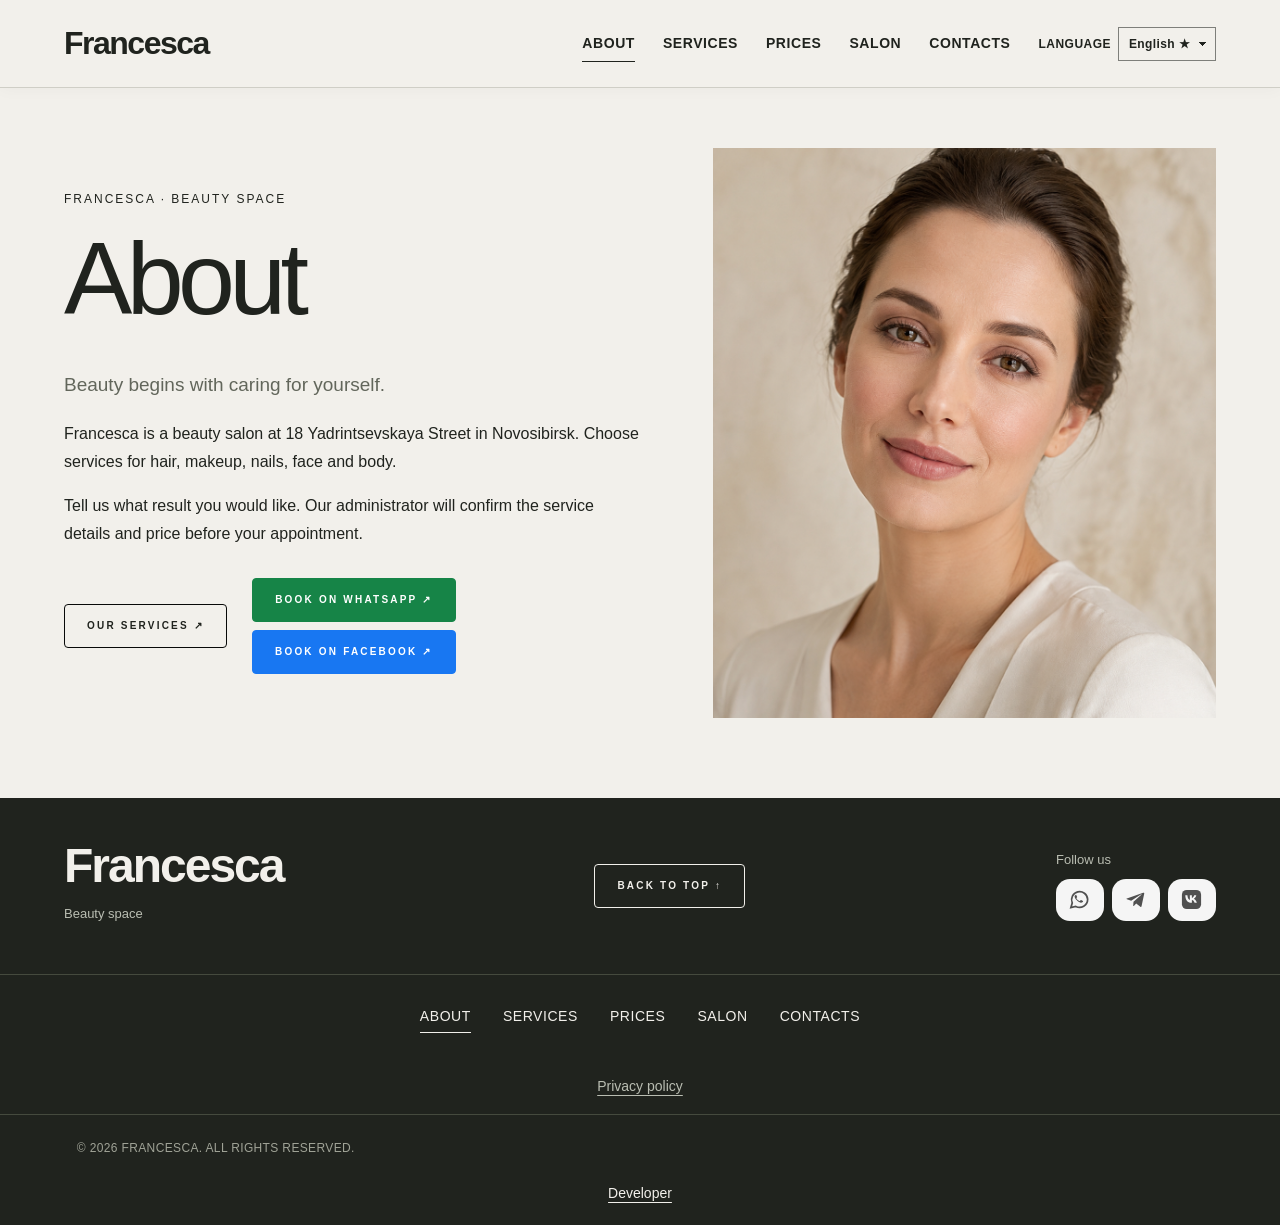
<file: about.html>
<!doctype html><html lang="en"><head><meta charset="utf-8"><meta name="viewport" content="width=device-width,initial-scale=1"><title>Francesca — О бренде</title><meta name="description" content="О бренде студии красоты Francesca в Новосибирске"><style>
:root{--bg:#f2f0eb;--ink:#20231e;--line:#cfcec6;--accent:#b2c29b}*{box-sizing:border-box}html{scroll-behavior:smooth}body{margin:0;background:var(--bg);color:var(--ink);font:16px Arial,sans-serif}a{color:inherit;text-decoration:none}header{display:flex;align-items:center;justify-content:space-between;padding:25px 5%;border-bottom:1px solid var(--line)}.logo{font-size:48px;font-weight:800;letter-spacing:-4px}.brand-note{font-size:12px;letter-spacing:2px;margin-left:25px}.toplink{font-size:14px;border-bottom:1px solid;padding-bottom:6px}main{max-width:1500px;margin:auto;padding:0 5%}.hero{padding:65px 0 50px}.eyebrow{text-transform:uppercase;font-size:12px;letter-spacing:2px}.hero-row{display:flex;align-items:flex-end;justify-content:space-between;gap:30px}h1{font-size:clamp(90px,14vw,190px);line-height:1;margin:22px 0 0;font-weight:400;letter-spacing:-.075em}.intro{max-width:325px;line-height:1.6;margin-bottom:12px;color:#62665b}.ribbon{overflow:hidden;background:var(--ink);color:var(--bg);padding:18px 0;white-space:nowrap;font-size:13px;letter-spacing:3px}.ribbon-track{display:flex;width:max-content;animation:marquee 30s linear infinite;will-change:transform}.ribbon span{display:block;flex-shrink:0;padding-right:2em} @keyframes marquee{from{transform:translateX(0)}to{transform:translateX(-50%)}} @media(prefers-reduced-motion:reduce){.ribbon-track{animation:none}}.content{display:grid;grid-template-columns:250px 1fr;gap:65px;padding:50px 0 90px}aside{align-self:start;position:sticky;top:25px}.section-label{font-size:12px;letter-spacing:2px;margin-bottom:25px;color:#6f7467}nav{display:grid;gap:6px}nav a{padding:14px 10px;border-bottom:1px solid var(--line);font-size:14px;display:flex;gap:13px}nav a:hover{background:#e0e4d6}nav small{color:#818677}aside p{font-size:13px;line-height:1.6;color:#74776d;margin-top:35px}.search{display:flex;align-items:center;border-bottom:1px solid var(--ink);gap:15px;padding:5px 0 17px;margin-bottom:40px}.search input{font:inherit;background:none;border:0;outline:none;width:100%;color:var(--ink)}.search:focus-within{outline:2px solid #718357;outline-offset:6px}.clear{background:none;border:0;font-size:22px;cursor:pointer;padding:0 8px}.group{scroll-margin-top:25px;border-bottom:1px solid var(--ink)}summary{list-style:none;cursor:pointer;padding:28px 0;display:flex;align-items:center;gap:24px}summary::-webkit-details-marker{display:none}.number{font-size:13px;color:#747a69}.group-title{flex:1}.group-title small{display:block;font-size:12px;letter-spacing:.04em;color:#717669;margin-bottom:9px}h2{font-weight:400;font-size:clamp(24px,3vw,36px);letter-spacing:-1px;margin:0}.plus{font-size:29px;font-weight:300}.group[open] .plus{transform:rotate(45deg)}.rows{padding:0 0 25px 42px}.row{display:flex;justify-content:space-between;gap:20px;padding:19px 0;border-top:1px solid var(--line);line-height:1.4}.price{white-space:nowrap;color:#666d5d;font-size:14px}.note{font-size:13px;color:#787d70;line-height:1.6;padding-top:25px}.empty{padding:30px 0;color:#6f7467}footer{background:var(--ink);color:var(--bg);padding:40px 5%;display:flex;align-items:center;justify-content:space-between;gap:20px}footer p{font-size:13px;color:#b9bdb2}.footer-brand{font-size:65px;letter-spacing:-5px;font-weight:bold}button,a,summary{-webkit-tap-highlight-color:transparent}a:focus-visible,summary:focus-visible,button:focus-visible{outline:2px solid #718357;outline-offset:5px}@media(max-width:760px){header{padding:20px 6%}.brand-note{display:none}.hero{padding:42px 0 30px}.hero-row{display:block}.intro{margin-top:25px}.content{display:block;padding-top:28px}aside{position:static;margin-bottom:28px}nav{display:flex;overflow-x:auto;gap:10px;padding-bottom:10px}nav a{white-space:nowrap;border:1px solid var(--line);padding:12px}.section-label,aside p{display:none}.rows{padding-left:0}summary{gap:15px}.row{font-size:15px}.price{font-size:12px}footer{align-items:flex-start}.ribbon{font-size:12px}.toplink{font-size:13px}}
.booking{display:inline-flex;align-items:center;justify-content:center;background:#253e2c;color:#fff;padding:15px 22px;font-size:15px;border-radius:3px;line-height:1.3;text-align:center;transition:background .2s}.booking:hover{background:#365b40}.booking-bottom{margin-top:22px}.header-actions{display:flex;align-items:center;gap:24px}@media(max-width:760px){.header-actions{gap:10px}.header-actions .toplink{display:none}.booking{font-size:14px;padding:13px 16px}} .location{border-top:1px solid var(--line);padding:45px 0 55px;display:flex;justify-content:space-between;align-items:center;gap:25px}.location h2{margin:14px 0}.location p{line-height:1.6;margin:0;color:#62665b}.location a{white-space:nowrap}@media(max-width:760px){.location{align-items:flex-start;flex-direction:column;padding:30px 0 40px}} .socials{display:flex;flex-direction:column;gap:12px}.socials-label{font-size:13px;color:#b9bdb2}.telegram-link{display:inline-flex;align-items:center;gap:10px;font-size:15px}.telegram-link svg{width:38px;height:38px;flex-shrink:0}.telegram-link:hover{color:#8bd0f5}@media(max-width:760px){footer{flex-wrap:wrap}.socials{order:3;flex-basis:100%;padding-top:20px;border-top:1px solid #4b5046}} .service-detail{display:block;padding:0}.service-detail>summary{padding:21px 0;gap:15px;font-size:16px}.service-name{flex:1}.service-toggle{font-size:24px;transition:transform .2s}.service-detail[open]>summary .service-toggle{transform:rotate(45deg)}.service-copy{color:#62665b;font-size:15px;line-height:1.7;padding:0 15px 24px 0}.service-copy ul{padding-left:20px}.service-copy .draft{font-size:13px}.beauty-layout{display:grid;grid-template-columns:minmax(0,1.2fr) minmax(200px,.8fr);gap:30px;padding-bottom:25px;align-items:start}.beauty-layout .rows{padding-left:0}.beauty-photo{margin:0}.beauty-photo img{display:block;width:100%;aspect-ratio:3/4;object-fit:cover}.beauty-photo figcaption{font-size:12px;color:#74776d;margin-top:10px}.content{grid-template-columns:200px minmax(0,1fr);gap:35px}@media(max-width:1050px){.beauty-layout{grid-template-columns:1fr}.beauty-photo{grid-row:1}.beauty-photo img{max-height:400px;object-position:center 35%}}@media(max-width:760px){.content{display:block}.service-detail>summary{font-size:15px;gap:10px}}.beauty-photo img{width:100%;height:auto;aspect-ratio:4/5;max-height:590px;object-fit:cover;object-position:center 30%}@media(max-width:1050px){.beauty-photo{width:min(100%,440px);justify-self:center}.beauty-photo img{height:auto;max-height:440px;aspect-ratio:4/5}}@media(max-width:760px){.beauty-photo{width:min(100%,360px)}.beauty-photo img{max-height:400px}} .beauty-photo img{transition:transform .55s ease,box-shadow .55s ease;transform-origin:center}@media(hover:hover) and (pointer:fine){.beauty-photo img:hover{box-shadow:0 18px 35px rgba(32,35,30,.16)}}@media(prefers-reduced-motion:reduce){.beauty-photo img{transition:none}.beauty-photo img:hover{transform:none}} .photo-tilt-surface{perspective:950px}.photo-tilt-surface img{transform:rotateX(var(--photo-x,0deg)) rotateY(var(--photo-y,0deg));transition:transform .4s ease-out,box-shadow .4s ease-out;backface-visibility:hidden}.photo-tilt-surface.is-tracking img{transition:transform .12s ease-out,box-shadow .4s ease-out}@media(prefers-reduced-motion:reduce){.photo-tilt-surface img{transform:none!important;transition:none!important}}.makeup-section-heading{display:flex;align-items:center;gap:24px;padding:28px 0}@media(max-width:760px){.makeup-section-heading{gap:15px}} 
.site-header{position:sticky;top:0;z-index:100;background:rgba(242,240,235,.96);backdrop-filter:blur(14px);min-height:88px;padding:16px 5%;gap:25px;box-shadow:0 2px 15px #20231e08}.site-header .logo{font-size:42px}.site-nav{display:flex;align-items:center;justify-content:center;gap:28px;padding:0;overflow:visible}.site-nav a{display:block;white-space:nowrap;padding:10px 0;border:0;border-bottom:1px solid transparent;font-size:14px;font-weight:600;text-transform:uppercase;letter-spacing:.04em}.site-nav a:hover{background:none;border-bottom-color:var(--ink)}.site-nav a[aria-current=page]{border-bottom-color:var(--ink)}.site-header .booking{font-size:13px;padding:13px 18px;white-space:nowrap}aside{top:110px}.group{scroll-margin-top:110px}html{scroll-padding-top:110px}.page-main{min-height:70vh;padding-top:60px;padding-bottom:80px}.page-main h1{font-size:clamp(56px,8vw,110px);letter-spacing:-.055em;margin:22px 0 38px}.page-main p{line-height:1.75}.page-lead{max-width:650px;color:#62665b;font-size:19px}.brand-layout{display:grid;grid-template-columns:1.15fr 1fr;gap:70px;align-items:center}.brand-layout img{width:100%;max-height:570px;object-fit:cover;aspect-ratio:4/5}.page-actions{display:flex;gap:25px;align-items:center;margin-top:30px;flex-wrap:wrap}.service-grid{display:grid;grid-template-columns:repeat(3,1fr);gap:35px;margin-top:40px}.service-card img{width:100%;aspect-ratio:4/5;object-fit:cover;max-height:350px}.service-card h2{font-size:26px;margin:20px 0 10px}.service-card p{color:#62665b}.service-card .toplink{display:inline-block;margin:8px 0 20px}.address-panel{padding:35px 0;border-top:1px solid var(--line);border-bottom:1px solid var(--line);margin:30px 0;max-width:850px}.contact-list{max-width:850px}.contact-item{padding:25px 0;border-bottom:1px solid var(--line);display:flex;justify-content:space-between;gap:20px;align-items:center}.contact-item h2{font-size:25px}.contact-item p{margin:8px 0 0;color:#62665b}@media(max-width:1050px){.site-nav{gap:16px}.site-header{gap:15px}.site-header .booking{max-width:155px;white-space:normal}.service-grid{grid-template-columns:repeat(2,1fr)}}@media(max-width:760px){.site-header{flex-wrap:wrap;padding:12px 6%;gap:8px;min-height:120px}.site-header .logo{font-size:36px}.site-header .booking{margin-left:auto;max-width:none}.site-nav{order:3;flex-basis:100%;justify-content:flex-start;overflow-x:auto;gap:23px;padding:4px 0;flex-wrap:nowrap}.site-nav a{font-size:12px;white-space:nowrap;padding:8px 0}.brand-layout{grid-template-columns:1fr;gap:30px}.brand-layout img{max-height:420px}.service-grid{grid-template-columns:1fr}.page-main{padding-top:35px}.contact-item{align-items:flex-start;flex-direction:column}.group{scroll-margin-top:145px}html{scroll-padding-top:145px}}
.developer-credit{background:#20231e;color:#b9bdb2;border-top:1px solid #454a3e;padding:20px 6%;text-align:center;font-size:14px;line-height:1.6}.developer-credit a{color:#f2f0eb;text-decoration:underline;text-underline-offset:4px}.developer-credit a:hover{color:#8bd0f5}.site-header .logo{font-size:32px;letter-spacing:-1.5px;font-weight:600}.footer-brand{font-size:48px;letter-spacing:-2px}.brand-word{font-size:clamp(60px,16vw,230px);letter-spacing:-.065em}.home .site-header .logo{font-size:32px}@media(max-width:1050px){.site-nav{gap:16px}.site-header{gap:15px;padding-left:3%;padding-right:3%}.site-header .logo,.home .site-header .logo{font-size:27px}}@media(max-width:760px){.site-header .logo,.home .site-header .logo{font-size:30px}.brand-word{font-size:16vw}.footer-brand{font-size:42px}}
.francesca-loader{position:fixed;inset:0;z-index:10000;background:#050505;color:#f5f4ef;display:grid;place-items:center;transition:opacity .65s ease,visibility .65s;pointer-events:all}.francesca-loader.is-ready{opacity:0;visibility:hidden;pointer-events:none}.loader-frame{width:min(360px,78vw);height:min(510px,73svh);border:1px solid #777;display:flex;flex-direction:column;align-items:center;justify-content:center;position:relative}.loader-name{font:400 clamp(25px,6vw,37px) Georgia,serif;letter-spacing:3px}.loader-label{font:12px Arial,sans-serif;letter-spacing:5px;color:#999;margin-top:16px}.loader-line{width:70px;height:1px;background:#292929;overflow:hidden;margin-top:38px}.loader-line:after{content:'';display:block;width:40%;height:100%;background:#eee;animation:loading-line 1.1s ease-in-out infinite}.loader-frame:after{content:'';position:absolute;inset:-1px;border:1px solid #ddd;animation:frame-glow 2s ease-in-out infinite;pointer-events:none}@keyframes loading-line{from{transform:translateX(-110%)}to{transform:translateX(360%)}}@keyframes frame-glow{50%{opacity:.2}}.home .hero-art{animation:living-flower 18s ease-in-out infinite alternate;transform-origin:58% 45%;filter:url(#flower-flow);will-change:transform}@keyframes living-flower{0%{transform:scale(1.04) rotate(-1deg)}50%{transform:scale(1.09) rotate(.5deg) translateY(-.6%)}100%{transform:scale(1.055) rotate(1.1deg) translateX(-.5%)}}@media(prefers-reduced-motion:reduce){.home .hero-art{animation:none;filter:none;transform:scale(1.04)}.loader-line:after,.loader-frame:after{animation:none}.francesca-loader{transition:none}}
.footer-nav{display:flex;justify-content:center;align-items:center;flex-wrap:wrap;gap:18px 32px;background:#20231e;color:#f2f0eb;padding:25px 6%;border-top:1px solid #454a3e}.footer-nav a{display:block;padding:8px 0;border:0;border-bottom:1px solid transparent;font-size:14px;letter-spacing:.04em;text-transform:uppercase}.footer-nav a:hover,.footer-nav a[aria-current="page"]{background:none;border-bottom-color:currentColor}@media(max-width:760px){.footer-nav{gap:12px 22px;overflow:visible}.footer-nav a{font-size:13px;padding:8px 0}}.copyright{background:#20231e;color:#a0a397;border-top:1px solid #454a3e;padding:24px 6%;font-size:12px;line-height:1.6;letter-spacing:.03em}.copyright+.developer-credit{border-top:0;padding-top:0}@media(max-width:760px){.copyright{text-align:center}}.social-links{display:flex;flex-wrap:wrap;gap:14px 22px}.social-link{display:inline-flex;align-items:center;gap:9px;font-size:14px}.social-link:hover{color:#8bd0f5}.social-icon{display:inline-flex;align-items:center;justify-content:center;width:32px;height:32px;border-radius:50%;color:white;font-size:18px}.telegram-icon{background:#229ed9}.whatsapp-icon{background:#21834b}.vk-icon{background:#0077ff;font-size:13px;font-weight:bold}footer{flex-wrap:wrap}.social-links{gap:8px}.social-links .social-link{display:inline-flex;align-items:center;justify-content:center;width:48px;height:42px;border-radius:14px;background:#f5f5f5;color:#505050;padding:0;transition:background .2s,transform .2s}.social-links .social-link:hover{background:#e3e3e3;color:#252525;transform:translateY(-2px)}.social-link svg{display:block;flex-shrink:0}@media(prefers-reduced-motion:reduce){.social-links .social-link{transition:none}.social-links .social-link:hover{transform:none}}.privacy-footer-link{background:#20231e;color:#b9bdb2;padding:20px 6%;text-align:center;font-size:14px}.privacy-footer-link a{text-decoration:underline;text-underline-offset:4px}.privacy-footer-link a:hover{color:#fff}</style><link rel="stylesheet" href="language.css"><link rel="stylesheet" href="buttons.css?v=1"><link rel="stylesheet" href="mobile-menu.css?v=1"></head><body><script>document.body.insertAdjacentHTML("afterbegin","<div class=\"francesca-loader\" role=\"status\" aria-live=\"polite\" aria-label=\"Francesca \u2014 \u0437\u0430\u0433\u0440\u0443\u0437\u043a\u0430\"><div class=\"loader-frame\"><div class=\"loader-name\">Francesca</div><div class=\"loader-line\" aria-hidden=\"true\"></div><div class=\"loader-label\">\u0417\u0410\u0413\u0420\u0423\u0417\u041a\u0410</div></div></div>");</script><header class="site-header"><a href="index.html" class="logo" aria-label="Francesca — главная страница">Francesca</a><nav class="site-nav" aria-label="Основная навигация"><a href="about.html" aria-current="page">О бренде</a><a href="services.html">Услуги</a><a href="maks.html">Прайс</a><a href="salons.html">Салоны</a><a href="contacts.html">Контакты</a><label class="language-switcher"><span class="language-switcher-label">Language</span><select class="language-select" aria-label="Language"><option value="en">English ★</option><option value="ru">Русский</option><option value="es">Español</option></select></label></nav><a class="booking" href="https://wa.me/79134507711?text=%D0%97%D0%B4%D1%80%D0%B0%D0%B2%D1%81%D1%82%D0%B2%D1%83%D0%B9%D1%82%D0%B5%21%20%D0%A5%D0%BE%D1%87%D1%83%20%D0%B7%D0%B0%D0%BF%D0%B8%D1%81%D0%B0%D1%82%D1%8C%D1%81%D1%8F%20%D0%B2%20maks." target="_blank" rel="noopener noreferrer">Записаться в WhatsApp ↗</a></header><main class="page-main"><div class="brand-layout"><div><div class="eyebrow">Francesca · Пространство красоты</div><h1>О бренде</h1><p class="page-lead">Красота начинается с внимания к себе.</p><p>Francesca — салон красоты в Новосибирске на Ядринцевской улице, 18. Здесь можно выбрать услуги для волос, макияжа, ногтей, лица и тела.</p><p>Расскажите, какой результат вы хотите получить. Состав услуги и стоимость можно уточнить у администратора перед записью.</p><div class="page-actions"><a class="toplink" href="services.html">Наши услуги ↗</a><a class="booking" href="https://wa.me/79134507711?text=%D0%97%D0%B4%D1%80%D0%B0%D0%B2%D1%81%D1%82%D0%B2%D1%83%D0%B9%D1%82%D0%B5%21%20%D0%A5%D0%BE%D1%87%D1%83%20%D0%B7%D0%B0%D0%BF%D0%B8%D1%81%D0%B0%D1%82%D1%8C%D1%81%D1%8F%20%D0%B2%20maks." target="_blank" rel="noopener noreferrer">Записаться в WhatsApp ↗</a></div></div><img src="makeup.png" alt="Естественный макияж — вдохновение для образа" width="1086" height="1449"></div></main><footer><div><a href="index.html" class="footer-brand" aria-label="Francesca — главная страница">Francesca</a><p>Пространство красоты</p></div><a href="#" class="toplink">Наверх ↑</a><div class="socials"><span class="socials-label">Мы в соцсетях</span><div class="social-links"><a class="social-link" href="https://wa.me/79134507711" target="_blank" rel="noopener noreferrer" aria-label="WhatsApp" title="WhatsApp"><svg width="23" height="23" viewBox="0 0 24 24" fill="currentColor" aria-hidden="true"><path d="M20.5 11.8a8.4 8.4 0 0 1-12.4 7.4L3 20.5l1.4-4.9A8.4 8.4 0 1 1 20.5 11.8Z" fill="none" stroke="currentColor" stroke-width="1.8"/><path d="M8 7.3c-.5 0-1.1.8-1.1 1.6 0 2.1 3.4 5.8 6.5 6.5.9.2 2.1-.5 2.3-1.2.1-.3.1-.6-.1-.7l-1.9-.9c-.2-.1-.4 0-.6.3l-.6.7c-.2.2-.4.2-.7 0-1.3-.6-2.3-1.5-2.9-2.7-.2-.3-.1-.4.1-.6l.5-.7c.1-.2.1-.4 0-.6l-.9-1.8c-.1-.2-.3-.2-.6-.2Z"/></svg></a><a class="social-link" href="https://t.me/francesca_salon" target="_blank" rel="noopener noreferrer" aria-label="Telegram" title="Telegram"><svg width="23" height="23" viewBox="0 0 24 24" fill="currentColor" aria-hidden="true"><path d="m3 11 17-6c.8-.3 1.3.2 1.1 1l-2.8 13c-.1.8-.6 1-1.2.6l-4.4-3.3-2.2 2.1c-.3.3-.5.5-.9.5l.3-4.5 8.2-7.4c.4-.3-.1-.5-.5-.2L7.5 13.2 3.1 11.8c-.8-.3-.8-.6-.1-.8Z"/></svg></a><a class="social-link" href="https://vk.ru/club230383355" target="_blank" rel="noopener noreferrer" aria-label="ВКонтакте" title="ВКонтакте"><svg width="23" height="23" viewBox="0 0 24 24" fill="currentColor" aria-hidden="true"><rect x="2" y="2" width="20" height="20" rx="5"/><path d="M5.5 7.5h2.2c.2 3.2 1.6 4.6 2.6 4.9V7.5h2.1v2.8c1-.1 2-1.4 2.4-2.8H17c-.3 1.7-1.7 3.1-2.6 3.7.9.5 2.6 1.8 3.2 4.2h-2.4c-.5-1.5-1.5-2.7-2.8-2.8v2.8h-.3c-4.5 0-6.3-3-6.6-7.9Z" fill="#f5f5f5"/></svg></a></div></div></footer><nav class="footer-nav" aria-label="Навигация внизу страницы"><a href="about.html" aria-current="page">О бренде</a><a href="services.html">Услуги</a><a href="maks.html">Прайс</a><a href="salons.html">Салоны</a><a href="contacts.html">Контакты</a></nav><div class="privacy-footer-link"><a href="privacy.html">Политика конфиденциальности</a></div><div class="copyright">© 2026 FRANCESCA. ВСЕ ПРАВА ЗАЩИЩЕНЫ.</div><div class="developer-credit"><a href="https://t.me/maksim0_o" target="_blank" rel="noopener noreferrer" aria-label="Разработчик — открыть Telegram">Разработчик</a></div><script>
(()=>{const loader=document.querySelector('.francesca-loader');const start=performance.now();let done=false;function finish(){if(done)return;done=true;setTimeout(()=>{loader.classList.add('is-ready');setTimeout(()=>loader.remove(),700)},Math.max(0,850-(performance.now()-start)))}const primary=document.querySelector('.hero-art')||document.querySelector('main img');if(primary&&!primary.complete){primary.addEventListener('load',finish,{once:true});primary.addEventListener('error',finish,{once:true})}else finish();setTimeout(finish,6000);window.addEventListener('pageshow',e=>{if(e.persisted)loader.remove()});})();
</script><script src="language.js"></script><script src="mobile-menu.js?v=1"></script></body></html>
</file>
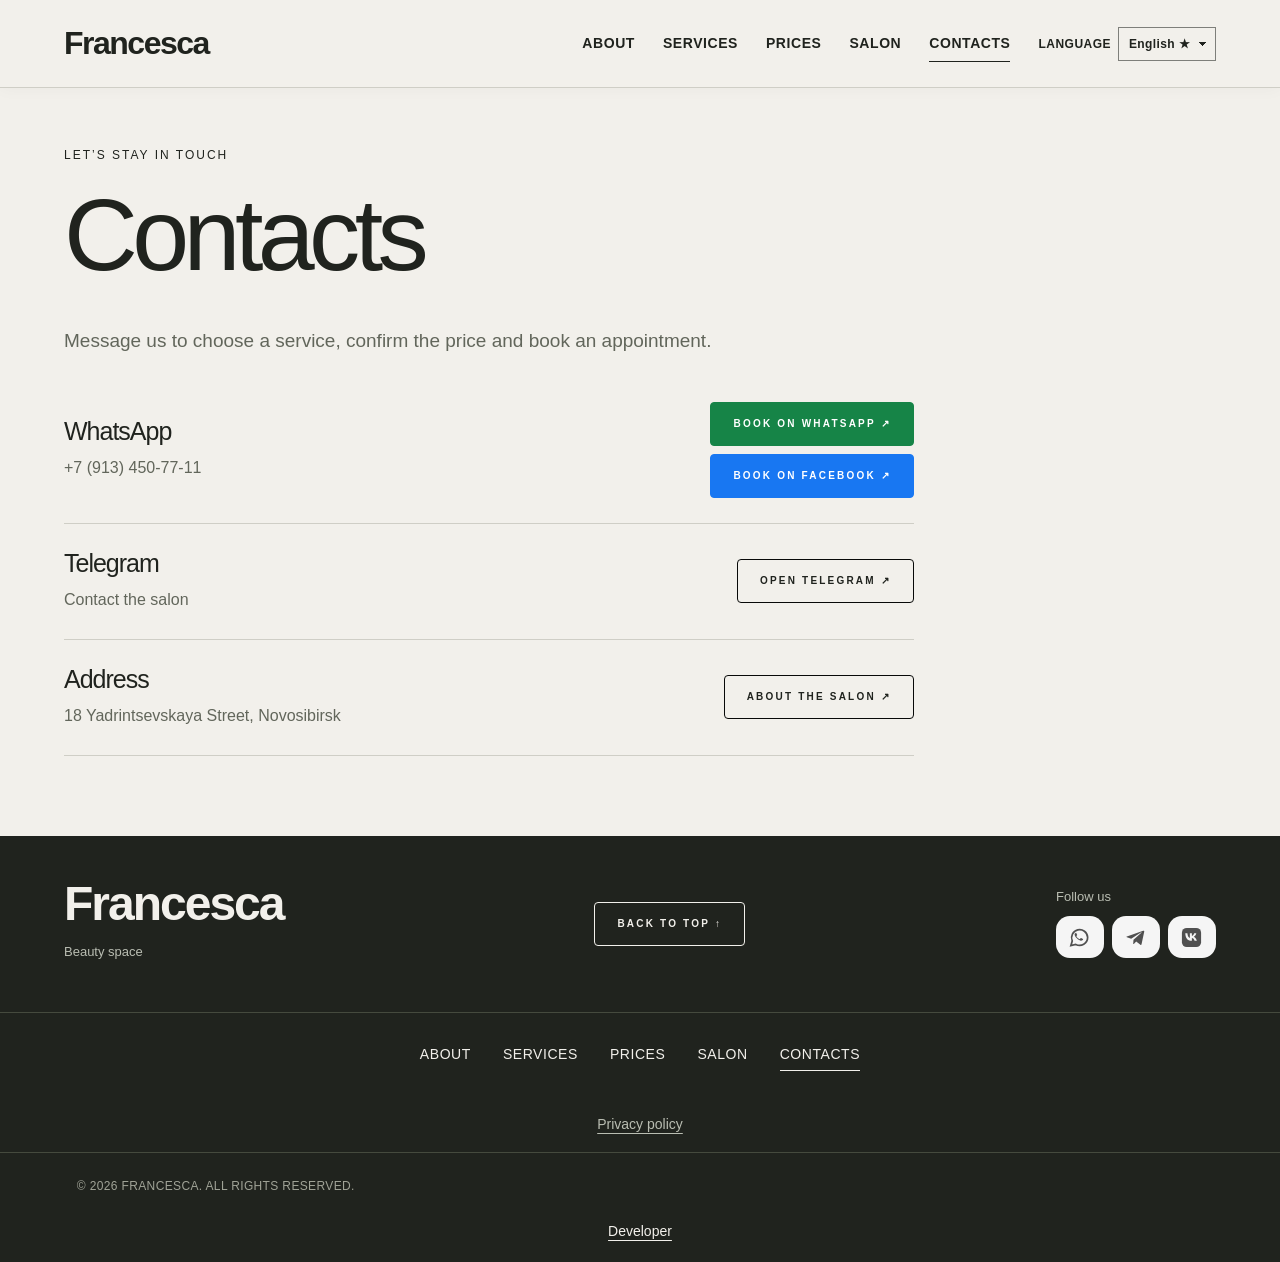
<file: contacts.html>
<!doctype html><html lang="en"><head><meta charset="utf-8"><meta name="viewport" content="width=device-width,initial-scale=1"><title>Francesca — Контакты</title><meta name="description" content="Контакты студии красоты Francesca в Новосибирске"><style>
:root{--bg:#f2f0eb;--ink:#20231e;--line:#cfcec6;--accent:#b2c29b}*{box-sizing:border-box}html{scroll-behavior:smooth}body{margin:0;background:var(--bg);color:var(--ink);font:16px Arial,sans-serif}a{color:inherit;text-decoration:none}header{display:flex;align-items:center;justify-content:space-between;padding:25px 5%;border-bottom:1px solid var(--line)}.logo{font-size:48px;font-weight:800;letter-spacing:-4px}.brand-note{font-size:12px;letter-spacing:2px;margin-left:25px}.toplink{font-size:14px;border-bottom:1px solid;padding-bottom:6px}main{max-width:1500px;margin:auto;padding:0 5%}.hero{padding:65px 0 50px}.eyebrow{text-transform:uppercase;font-size:12px;letter-spacing:2px}.hero-row{display:flex;align-items:flex-end;justify-content:space-between;gap:30px}h1{font-size:clamp(90px,14vw,190px);line-height:1;margin:22px 0 0;font-weight:400;letter-spacing:-.075em}.intro{max-width:325px;line-height:1.6;margin-bottom:12px;color:#62665b}.ribbon{overflow:hidden;background:var(--ink);color:var(--bg);padding:18px 0;white-space:nowrap;font-size:13px;letter-spacing:3px}.ribbon-track{display:flex;width:max-content;animation:marquee 30s linear infinite;will-change:transform}.ribbon span{display:block;flex-shrink:0;padding-right:2em} @keyframes marquee{from{transform:translateX(0)}to{transform:translateX(-50%)}} @media(prefers-reduced-motion:reduce){.ribbon-track{animation:none}}.content{display:grid;grid-template-columns:250px 1fr;gap:65px;padding:50px 0 90px}aside{align-self:start;position:sticky;top:25px}.section-label{font-size:12px;letter-spacing:2px;margin-bottom:25px;color:#6f7467}nav{display:grid;gap:6px}nav a{padding:14px 10px;border-bottom:1px solid var(--line);font-size:14px;display:flex;gap:13px}nav a:hover{background:#e0e4d6}nav small{color:#818677}aside p{font-size:13px;line-height:1.6;color:#74776d;margin-top:35px}.search{display:flex;align-items:center;border-bottom:1px solid var(--ink);gap:15px;padding:5px 0 17px;margin-bottom:40px}.search input{font:inherit;background:none;border:0;outline:none;width:100%;color:var(--ink)}.search:focus-within{outline:2px solid #718357;outline-offset:6px}.clear{background:none;border:0;font-size:22px;cursor:pointer;padding:0 8px}.group{scroll-margin-top:25px;border-bottom:1px solid var(--ink)}summary{list-style:none;cursor:pointer;padding:28px 0;display:flex;align-items:center;gap:24px}summary::-webkit-details-marker{display:none}.number{font-size:13px;color:#747a69}.group-title{flex:1}.group-title small{display:block;font-size:12px;letter-spacing:.04em;color:#717669;margin-bottom:9px}h2{font-weight:400;font-size:clamp(24px,3vw,36px);letter-spacing:-1px;margin:0}.plus{font-size:29px;font-weight:300}.group[open] .plus{transform:rotate(45deg)}.rows{padding:0 0 25px 42px}.row{display:flex;justify-content:space-between;gap:20px;padding:19px 0;border-top:1px solid var(--line);line-height:1.4}.price{white-space:nowrap;color:#666d5d;font-size:14px}.note{font-size:13px;color:#787d70;line-height:1.6;padding-top:25px}.empty{padding:30px 0;color:#6f7467}footer{background:var(--ink);color:var(--bg);padding:40px 5%;display:flex;align-items:center;justify-content:space-between;gap:20px}footer p{font-size:13px;color:#b9bdb2}.footer-brand{font-size:65px;letter-spacing:-5px;font-weight:bold}button,a,summary{-webkit-tap-highlight-color:transparent}a:focus-visible,summary:focus-visible,button:focus-visible{outline:2px solid #718357;outline-offset:5px}@media(max-width:760px){header{padding:20px 6%}.brand-note{display:none}.hero{padding:42px 0 30px}.hero-row{display:block}.intro{margin-top:25px}.content{display:block;padding-top:28px}aside{position:static;margin-bottom:28px}nav{display:flex;overflow-x:auto;gap:10px;padding-bottom:10px}nav a{white-space:nowrap;border:1px solid var(--line);padding:12px}.section-label,aside p{display:none}.rows{padding-left:0}summary{gap:15px}.row{font-size:15px}.price{font-size:12px}footer{align-items:flex-start}.ribbon{font-size:12px}.toplink{font-size:13px}}
.booking{display:inline-flex;align-items:center;justify-content:center;background:#253e2c;color:#fff;padding:15px 22px;font-size:15px;border-radius:3px;line-height:1.3;text-align:center;transition:background .2s}.booking:hover{background:#365b40}.booking-bottom{margin-top:22px}.header-actions{display:flex;align-items:center;gap:24px}@media(max-width:760px){.header-actions{gap:10px}.header-actions .toplink{display:none}.booking{font-size:14px;padding:13px 16px}} .location{border-top:1px solid var(--line);padding:45px 0 55px;display:flex;justify-content:space-between;align-items:center;gap:25px}.location h2{margin:14px 0}.location p{line-height:1.6;margin:0;color:#62665b}.location a{white-space:nowrap}@media(max-width:760px){.location{align-items:flex-start;flex-direction:column;padding:30px 0 40px}} .socials{display:flex;flex-direction:column;gap:12px}.socials-label{font-size:13px;color:#b9bdb2}.telegram-link{display:inline-flex;align-items:center;gap:10px;font-size:15px}.telegram-link svg{width:38px;height:38px;flex-shrink:0}.telegram-link:hover{color:#8bd0f5}@media(max-width:760px){footer{flex-wrap:wrap}.socials{order:3;flex-basis:100%;padding-top:20px;border-top:1px solid #4b5046}} .service-detail{display:block;padding:0}.service-detail>summary{padding:21px 0;gap:15px;font-size:16px}.service-name{flex:1}.service-toggle{font-size:24px;transition:transform .2s}.service-detail[open]>summary .service-toggle{transform:rotate(45deg)}.service-copy{color:#62665b;font-size:15px;line-height:1.7;padding:0 15px 24px 0}.service-copy ul{padding-left:20px}.service-copy .draft{font-size:13px}.beauty-layout{display:grid;grid-template-columns:minmax(0,1.2fr) minmax(200px,.8fr);gap:30px;padding-bottom:25px;align-items:start}.beauty-layout .rows{padding-left:0}.beauty-photo{margin:0}.beauty-photo img{display:block;width:100%;aspect-ratio:3/4;object-fit:cover}.beauty-photo figcaption{font-size:12px;color:#74776d;margin-top:10px}.content{grid-template-columns:200px minmax(0,1fr);gap:35px}@media(max-width:1050px){.beauty-layout{grid-template-columns:1fr}.beauty-photo{grid-row:1}.beauty-photo img{max-height:400px;object-position:center 35%}}@media(max-width:760px){.content{display:block}.service-detail>summary{font-size:15px;gap:10px}}.beauty-photo img{width:100%;height:auto;aspect-ratio:4/5;max-height:590px;object-fit:cover;object-position:center 30%}@media(max-width:1050px){.beauty-photo{width:min(100%,440px);justify-self:center}.beauty-photo img{height:auto;max-height:440px;aspect-ratio:4/5}}@media(max-width:760px){.beauty-photo{width:min(100%,360px)}.beauty-photo img{max-height:400px}} .beauty-photo img{transition:transform .55s ease,box-shadow .55s ease;transform-origin:center}@media(hover:hover) and (pointer:fine){.beauty-photo img:hover{box-shadow:0 18px 35px rgba(32,35,30,.16)}}@media(prefers-reduced-motion:reduce){.beauty-photo img{transition:none}.beauty-photo img:hover{transform:none}} .photo-tilt-surface{perspective:950px}.photo-tilt-surface img{transform:rotateX(var(--photo-x,0deg)) rotateY(var(--photo-y,0deg));transition:transform .4s ease-out,box-shadow .4s ease-out;backface-visibility:hidden}.photo-tilt-surface.is-tracking img{transition:transform .12s ease-out,box-shadow .4s ease-out}@media(prefers-reduced-motion:reduce){.photo-tilt-surface img{transform:none!important;transition:none!important}}.makeup-section-heading{display:flex;align-items:center;gap:24px;padding:28px 0}@media(max-width:760px){.makeup-section-heading{gap:15px}} 
.site-header{position:sticky;top:0;z-index:100;background:rgba(242,240,235,.96);backdrop-filter:blur(14px);min-height:88px;padding:16px 5%;gap:25px;box-shadow:0 2px 15px #20231e08}.site-header .logo{font-size:42px}.site-nav{display:flex;align-items:center;justify-content:center;gap:28px;padding:0;overflow:visible}.site-nav a{display:block;white-space:nowrap;padding:10px 0;border:0;border-bottom:1px solid transparent;font-size:14px;font-weight:600;text-transform:uppercase;letter-spacing:.04em}.site-nav a:hover{background:none;border-bottom-color:var(--ink)}.site-nav a[aria-current=page]{border-bottom-color:var(--ink)}.site-header .booking{font-size:13px;padding:13px 18px;white-space:nowrap}aside{top:110px}.group{scroll-margin-top:110px}html{scroll-padding-top:110px}.page-main{min-height:70vh;padding-top:60px;padding-bottom:80px}.page-main h1{font-size:clamp(56px,8vw,110px);letter-spacing:-.055em;margin:22px 0 38px}.page-main p{line-height:1.75}.page-lead{max-width:650px;color:#62665b;font-size:19px}.brand-layout{display:grid;grid-template-columns:1.15fr 1fr;gap:70px;align-items:center}.brand-layout img{width:100%;max-height:570px;object-fit:cover;aspect-ratio:4/5}.page-actions{display:flex;gap:25px;align-items:center;margin-top:30px;flex-wrap:wrap}.service-grid{display:grid;grid-template-columns:repeat(3,1fr);gap:35px;margin-top:40px}.service-card img{width:100%;aspect-ratio:4/5;object-fit:cover;max-height:350px}.service-card h2{font-size:26px;margin:20px 0 10px}.service-card p{color:#62665b}.service-card .toplink{display:inline-block;margin:8px 0 20px}.address-panel{padding:35px 0;border-top:1px solid var(--line);border-bottom:1px solid var(--line);margin:30px 0;max-width:850px}.contact-list{max-width:850px}.contact-item{padding:25px 0;border-bottom:1px solid var(--line);display:flex;justify-content:space-between;gap:20px;align-items:center}.contact-item h2{font-size:25px}.contact-item p{margin:8px 0 0;color:#62665b}@media(max-width:1050px){.site-nav{gap:16px}.site-header{gap:15px}.site-header .booking{max-width:155px;white-space:normal}.service-grid{grid-template-columns:repeat(2,1fr)}}@media(max-width:760px){.site-header{flex-wrap:wrap;padding:12px 6%;gap:8px;min-height:120px}.site-header .logo{font-size:36px}.site-header .booking{margin-left:auto;max-width:none}.site-nav{order:3;flex-basis:100%;justify-content:flex-start;overflow-x:auto;gap:23px;padding:4px 0;flex-wrap:nowrap}.site-nav a{font-size:12px;white-space:nowrap;padding:8px 0}.brand-layout{grid-template-columns:1fr;gap:30px}.brand-layout img{max-height:420px}.service-grid{grid-template-columns:1fr}.page-main{padding-top:35px}.contact-item{align-items:flex-start;flex-direction:column}.group{scroll-margin-top:145px}html{scroll-padding-top:145px}}
.developer-credit{background:#20231e;color:#b9bdb2;border-top:1px solid #454a3e;padding:20px 6%;text-align:center;font-size:14px;line-height:1.6}.developer-credit a{color:#f2f0eb;text-decoration:underline;text-underline-offset:4px}.developer-credit a:hover{color:#8bd0f5}.site-header .logo{font-size:32px;letter-spacing:-1.5px;font-weight:600}.footer-brand{font-size:48px;letter-spacing:-2px}.brand-word{font-size:clamp(60px,16vw,230px);letter-spacing:-.065em}.home .site-header .logo{font-size:32px}@media(max-width:1050px){.site-nav{gap:16px}.site-header{gap:15px;padding-left:3%;padding-right:3%}.site-header .logo,.home .site-header .logo{font-size:27px}}@media(max-width:760px){.site-header .logo,.home .site-header .logo{font-size:30px}.brand-word{font-size:16vw}.footer-brand{font-size:42px}}
.francesca-loader{position:fixed;inset:0;z-index:10000;background:#050505;color:#f5f4ef;display:grid;place-items:center;transition:opacity .65s ease,visibility .65s;pointer-events:all}.francesca-loader.is-ready{opacity:0;visibility:hidden;pointer-events:none}.loader-frame{width:min(360px,78vw);height:min(510px,73svh);border:1px solid #777;display:flex;flex-direction:column;align-items:center;justify-content:center;position:relative}.loader-name{font:400 clamp(25px,6vw,37px) Georgia,serif;letter-spacing:3px}.loader-label{font:12px Arial,sans-serif;letter-spacing:5px;color:#999;margin-top:16px}.loader-line{width:70px;height:1px;background:#292929;overflow:hidden;margin-top:38px}.loader-line:after{content:'';display:block;width:40%;height:100%;background:#eee;animation:loading-line 1.1s ease-in-out infinite}.loader-frame:after{content:'';position:absolute;inset:-1px;border:1px solid #ddd;animation:frame-glow 2s ease-in-out infinite;pointer-events:none}@keyframes loading-line{from{transform:translateX(-110%)}to{transform:translateX(360%)}}@keyframes frame-glow{50%{opacity:.2}}.home .hero-art{animation:living-flower 18s ease-in-out infinite alternate;transform-origin:58% 45%;filter:url(#flower-flow);will-change:transform}@keyframes living-flower{0%{transform:scale(1.04) rotate(-1deg)}50%{transform:scale(1.09) rotate(.5deg) translateY(-.6%)}100%{transform:scale(1.055) rotate(1.1deg) translateX(-.5%)}}@media(prefers-reduced-motion:reduce){.home .hero-art{animation:none;filter:none;transform:scale(1.04)}.loader-line:after,.loader-frame:after{animation:none}.francesca-loader{transition:none}}
.footer-nav{display:flex;justify-content:center;align-items:center;flex-wrap:wrap;gap:18px 32px;background:#20231e;color:#f2f0eb;padding:25px 6%;border-top:1px solid #454a3e}.footer-nav a{display:block;padding:8px 0;border:0;border-bottom:1px solid transparent;font-size:14px;letter-spacing:.04em;text-transform:uppercase}.footer-nav a:hover,.footer-nav a[aria-current="page"]{background:none;border-bottom-color:currentColor}@media(max-width:760px){.footer-nav{gap:12px 22px;overflow:visible}.footer-nav a{font-size:13px;padding:8px 0}}.copyright{background:#20231e;color:#a0a397;border-top:1px solid #454a3e;padding:24px 6%;font-size:12px;line-height:1.6;letter-spacing:.03em}.copyright+.developer-credit{border-top:0;padding-top:0}@media(max-width:760px){.copyright{text-align:center}}.social-links{display:flex;flex-wrap:wrap;gap:14px 22px}.social-link{display:inline-flex;align-items:center;gap:9px;font-size:14px}.social-link:hover{color:#8bd0f5}.social-icon{display:inline-flex;align-items:center;justify-content:center;width:32px;height:32px;border-radius:50%;color:white;font-size:18px}.telegram-icon{background:#229ed9}.whatsapp-icon{background:#21834b}.vk-icon{background:#0077ff;font-size:13px;font-weight:bold}footer{flex-wrap:wrap}.social-links{gap:8px}.social-links .social-link{display:inline-flex;align-items:center;justify-content:center;width:48px;height:42px;border-radius:14px;background:#f5f5f5;color:#505050;padding:0;transition:background .2s,transform .2s}.social-links .social-link:hover{background:#e3e3e3;color:#252525;transform:translateY(-2px)}.social-link svg{display:block;flex-shrink:0}@media(prefers-reduced-motion:reduce){.social-links .social-link{transition:none}.social-links .social-link:hover{transform:none}}.privacy-footer-link{background:#20231e;color:#b9bdb2;padding:20px 6%;text-align:center;font-size:14px}.privacy-footer-link a{text-decoration:underline;text-underline-offset:4px}.privacy-footer-link a:hover{color:#fff}</style><link rel="stylesheet" href="language.css?v=booking2"><link rel="stylesheet" href="buttons.css?v=1"><link rel="stylesheet" href="mobile-menu.css?v=1"></head><body><script>document.body.insertAdjacentHTML("afterbegin","<div class=\"francesca-loader\" role=\"status\" aria-live=\"polite\" aria-label=\"Francesca \u2014 \u0437\u0430\u0433\u0440\u0443\u0437\u043a\u0430\"><div class=\"loader-frame\"><div class=\"loader-name\">Francesca</div><div class=\"loader-line\" aria-hidden=\"true\"></div><div class=\"loader-label\">\u0417\u0410\u0413\u0420\u0423\u0417\u041a\u0410</div></div></div>");</script><header class="site-header"><a href="index.html" class="logo" aria-label="Francesca — главная страница">Francesca</a><nav class="site-nav" aria-label="Основная навигация"><a href="about.html">О бренде</a><a href="services.html">Услуги</a><a href="maks.html">Прайс</a><a href="salons.html">Салоны</a><a href="contacts.html" aria-current="page">Контакты</a><label class="language-switcher"><span class="language-switcher-label">Language</span><select class="language-select" aria-label="Language"><option value="en">English ★</option><option value="ru">Русский</option><option value="es">Español</option></select></label></nav><a class="booking" href="https://wa.me/79134507711?text=%D0%97%D0%B4%D1%80%D0%B0%D0%B2%D1%81%D1%82%D0%B2%D1%83%D0%B9%D1%82%D0%B5%21%20%D0%A5%D0%BE%D1%87%D1%83%20%D0%B7%D0%B0%D0%BF%D0%B8%D1%81%D0%B0%D1%82%D1%8C%D1%81%D1%8F%20%D0%B2%20maks." target="_blank" rel="noopener noreferrer">Записаться в WhatsApp ↗</a></header><main class="page-main"><div class="eyebrow">Будем на связи</div><h1>Контакты</h1><p class="page-lead">Напишите нам, чтобы выбрать услугу, уточнить стоимость и записаться.</p><div class="contact-list"><div class="contact-item"><div><h2>WhatsApp</h2><p>+7 (913) 450-77-11</p></div><a class="booking" href="https://wa.me/79134507711?text=%D0%97%D0%B4%D1%80%D0%B0%D0%B2%D1%81%D1%82%D0%B2%D1%83%D0%B9%D1%82%D0%B5%21%20%D0%A5%D0%BE%D1%87%D1%83%20%D0%B7%D0%B0%D0%BF%D0%B8%D1%81%D0%B0%D1%82%D1%8C%D1%81%D1%8F%20%D0%B2%20maks." target="_blank" rel="noopener noreferrer">Записаться в WhatsApp ↗</a></div><div class="contact-item"><div><h2>Telegram</h2><p>Связаться с салоном</p></div><a class="toplink" href="https://t.me/maksim0_o" target="_blank" rel="noopener noreferrer">Открыть Telegram ↗</a></div><div class="contact-item"><div><h2>Адрес</h2><p>Новосибирск, Ядринцевская улица, 18</p></div><a class="toplink" href="salons.html">О салоне ↗</a></div></div></main><footer><div><a href="index.html" class="footer-brand" aria-label="Francesca — главная страница">Francesca</a><p>Пространство красоты</p></div><a href="#" class="toplink">Наверх ↑</a><div class="socials"><span class="socials-label">Мы в соцсетях</span><div class="social-links"><a class="social-link" href="https://wa.me/79134507711" target="_blank" rel="noopener noreferrer" aria-label="WhatsApp" title="WhatsApp"><svg width="23" height="23" viewBox="0 0 24 24" fill="currentColor" aria-hidden="true"><path d="M20.5 11.8a8.4 8.4 0 0 1-12.4 7.4L3 20.5l1.4-4.9A8.4 8.4 0 1 1 20.5 11.8Z" fill="none" stroke="currentColor" stroke-width="1.8"/><path d="M8 7.3c-.5 0-1.1.8-1.1 1.6 0 2.1 3.4 5.8 6.5 6.5.9.2 2.1-.5 2.3-1.2.1-.3.1-.6-.1-.7l-1.9-.9c-.2-.1-.4 0-.6.3l-.6.7c-.2.2-.4.2-.7 0-1.3-.6-2.3-1.5-2.9-2.7-.2-.3-.1-.4.1-.6l.5-.7c.1-.2.1-.4 0-.6l-.9-1.8c-.1-.2-.3-.2-.6-.2Z"/></svg></a><a class="social-link" href="https://t.me/francesca_salon" target="_blank" rel="noopener noreferrer" aria-label="Telegram" title="Telegram"><svg width="23" height="23" viewBox="0 0 24 24" fill="currentColor" aria-hidden="true"><path d="m3 11 17-6c.8-.3 1.3.2 1.1 1l-2.8 13c-.1.8-.6 1-1.2.6l-4.4-3.3-2.2 2.1c-.3.3-.5.5-.9.5l.3-4.5 8.2-7.4c.4-.3-.1-.5-.5-.2L7.5 13.2 3.1 11.8c-.8-.3-.8-.6-.1-.8Z"/></svg></a><a class="social-link" href="https://vk.ru/club230383355" target="_blank" rel="noopener noreferrer" aria-label="ВКонтакте" title="ВКонтакте"><svg width="23" height="23" viewBox="0 0 24 24" fill="currentColor" aria-hidden="true"><rect x="2" y="2" width="20" height="20" rx="5"/><path d="M5.5 7.5h2.2c.2 3.2 1.6 4.6 2.6 4.9V7.5h2.1v2.8c1-.1 2-1.4 2.4-2.8H17c-.3 1.7-1.7 3.1-2.6 3.7.9.5 2.6 1.8 3.2 4.2h-2.4c-.5-1.5-1.5-2.7-2.8-2.8v2.8h-.3c-4.5 0-6.3-3-6.6-7.9Z" fill="#f5f5f5"/></svg></a></div></div></footer><nav class="footer-nav" aria-label="Навигация внизу страницы"><a href="about.html">О бренде</a><a href="services.html">Услуги</a><a href="maks.html">Прайс</a><a href="salons.html">Салоны</a><a href="contacts.html" aria-current="page">Контакты</a></nav><div class="privacy-footer-link"><a href="privacy.html">Политика конфиденциальности</a></div><div class="copyright">© 2026 FRANCESCA. ВСЕ ПРАВА ЗАЩИЩЕНЫ.</div><div class="developer-credit"><a href="https://t.me/maksim0_o" target="_blank" rel="noopener noreferrer" aria-label="Разработчик — открыть Telegram">Разработчик</a></div><script>
(()=>{const loader=document.querySelector('.francesca-loader');const start=performance.now();let done=false;function finish(){if(done)return;done=true;setTimeout(()=>{loader.classList.add('is-ready');setTimeout(()=>loader.remove(),700)},Math.max(0,850-(performance.now()-start)))}const primary=document.querySelector('.hero-art')||document.querySelector('main img');if(primary&&!primary.complete){primary.addEventListener('load',finish,{once:true});primary.addEventListener('error',finish,{once:true})}else finish();setTimeout(finish,6000);window.addEventListener('pageshow',e=>{if(e.persisted)loader.remove()});})();
</script><script src="language.js?v=booking2"></script><script src="mobile-menu.js?v=1"></script></body></html>
</file>
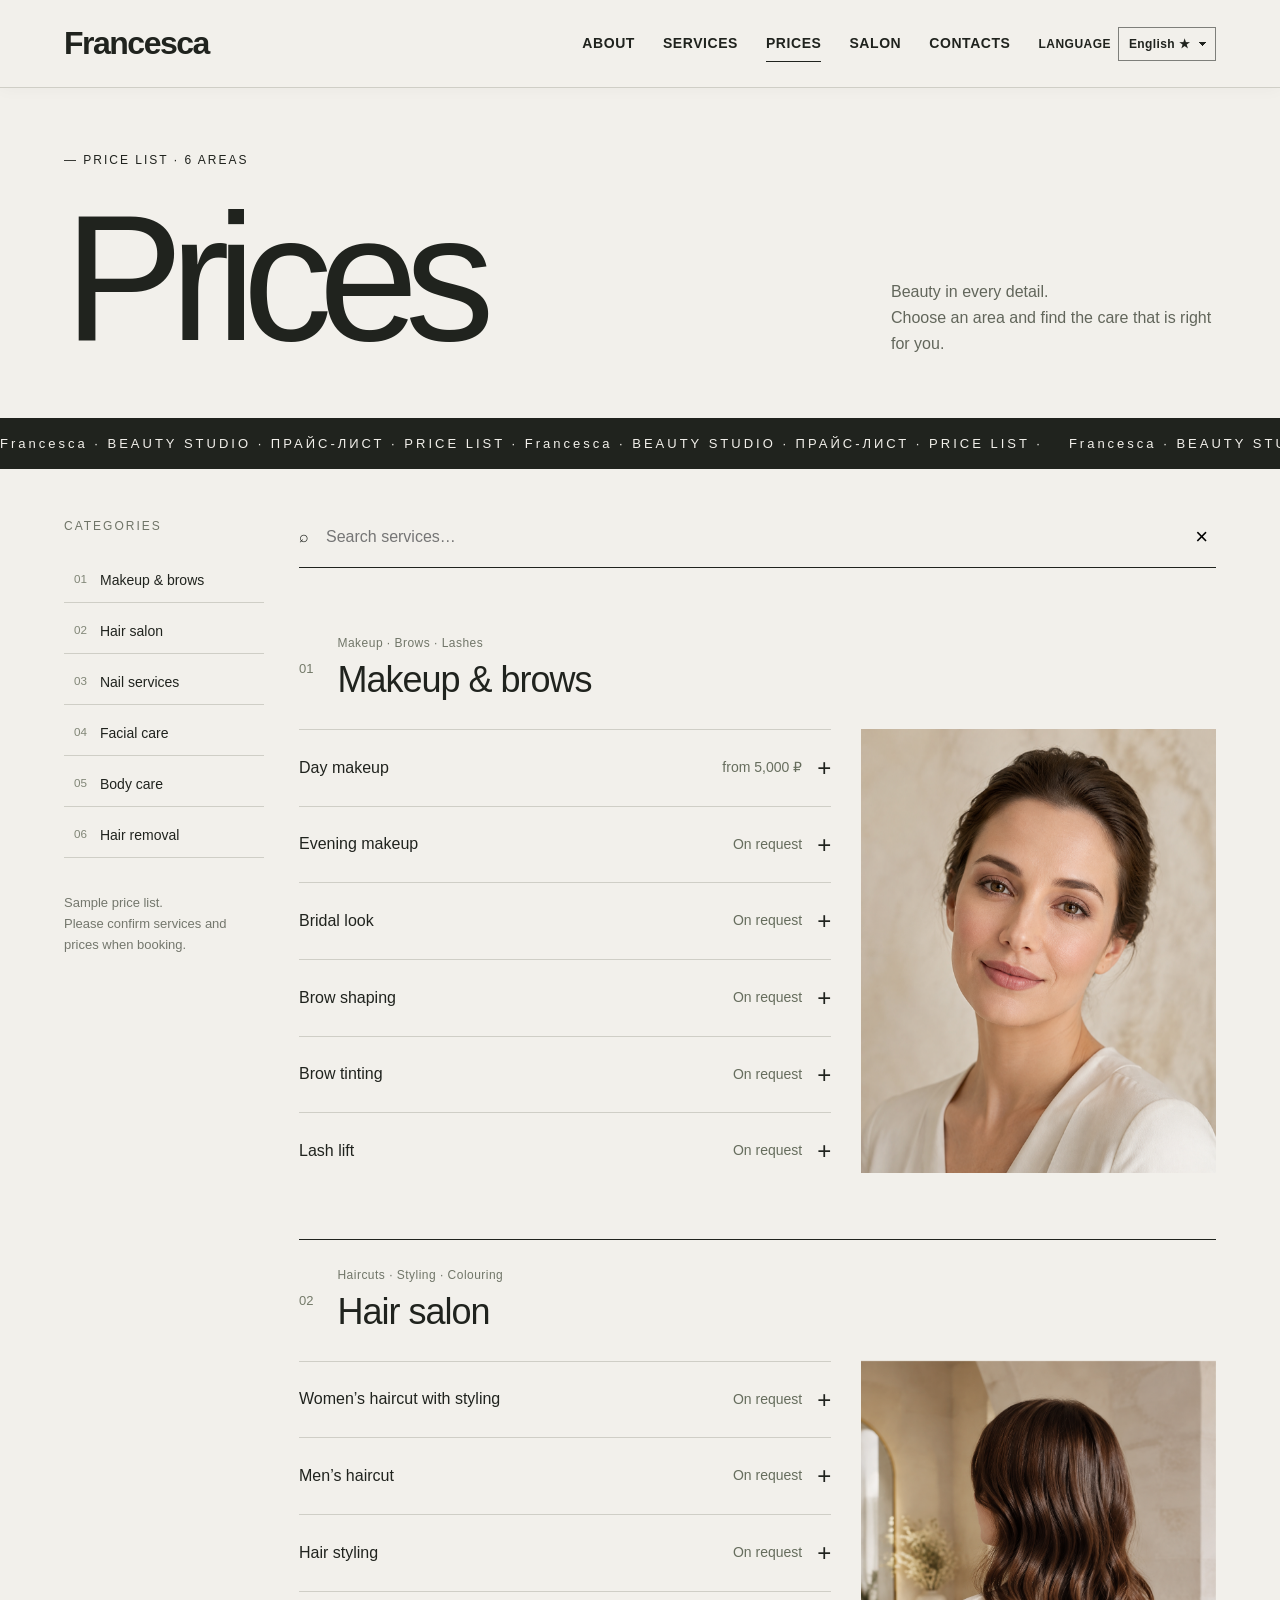
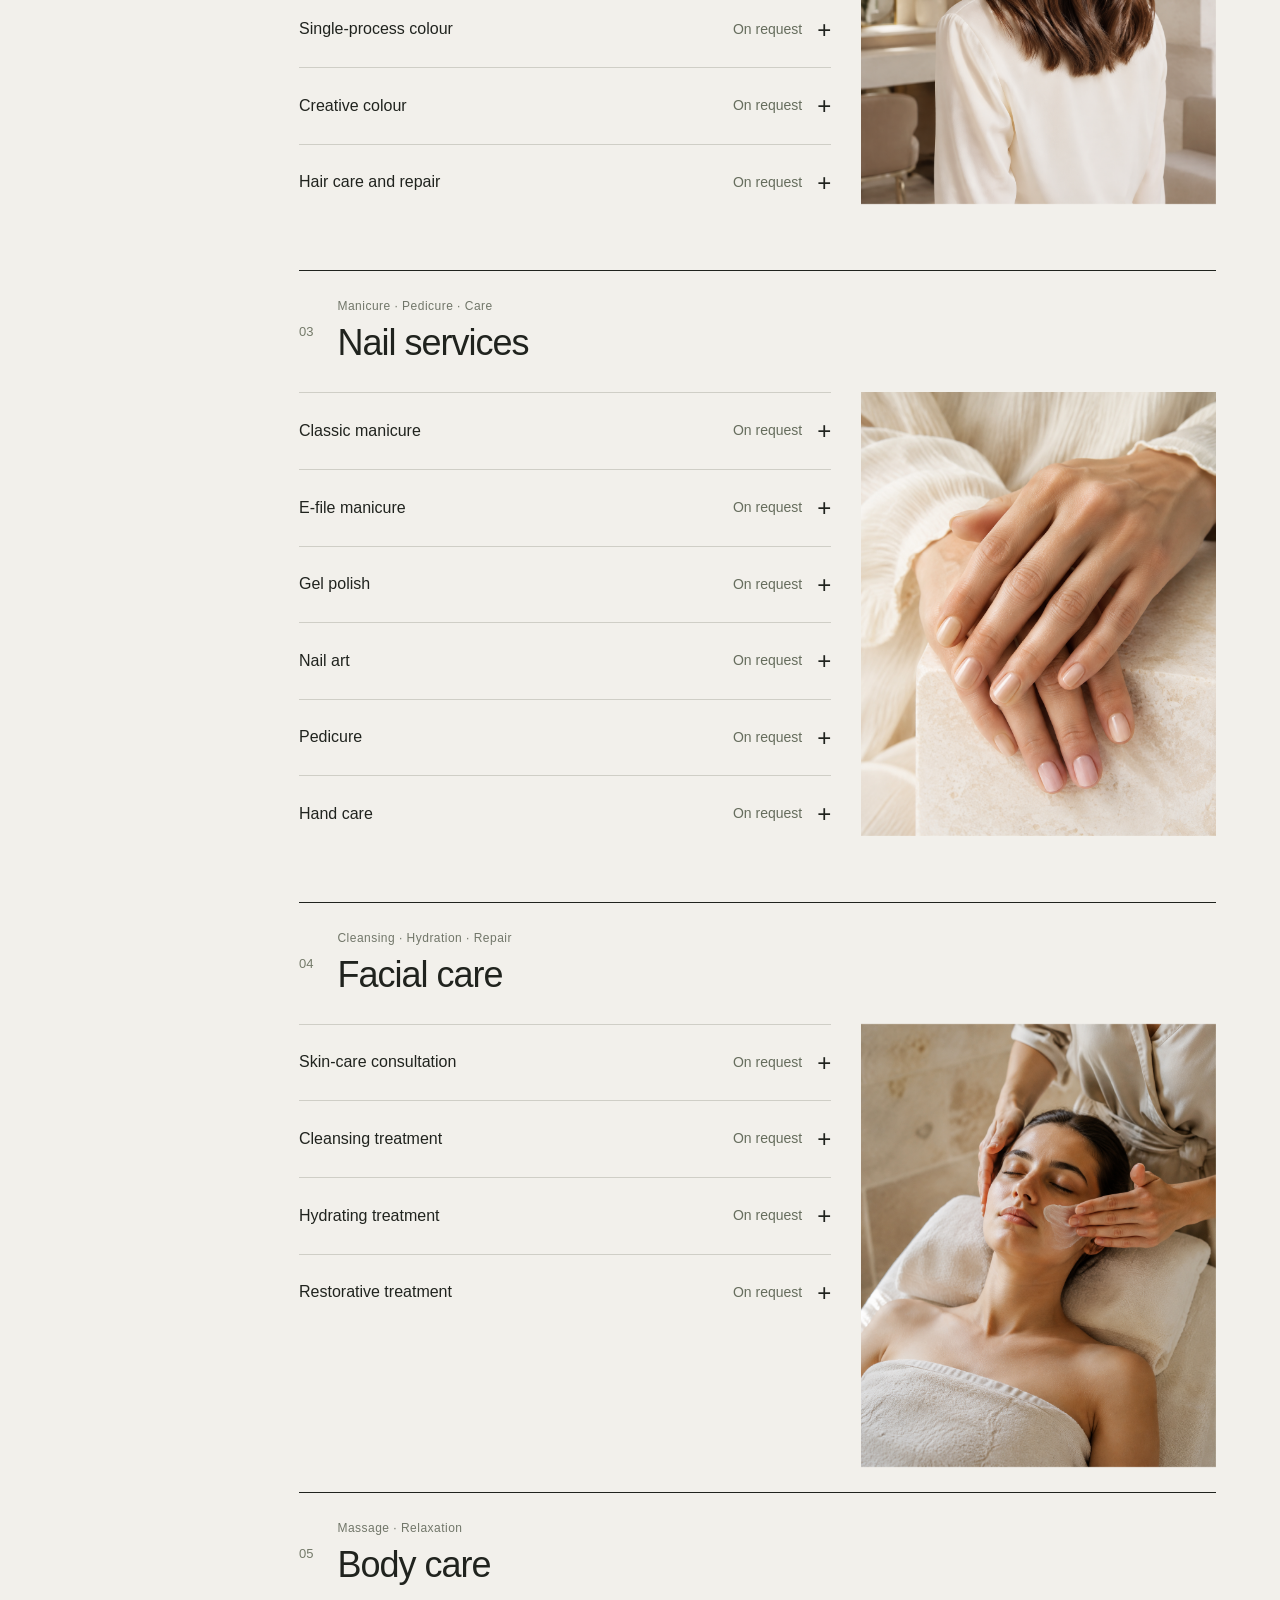
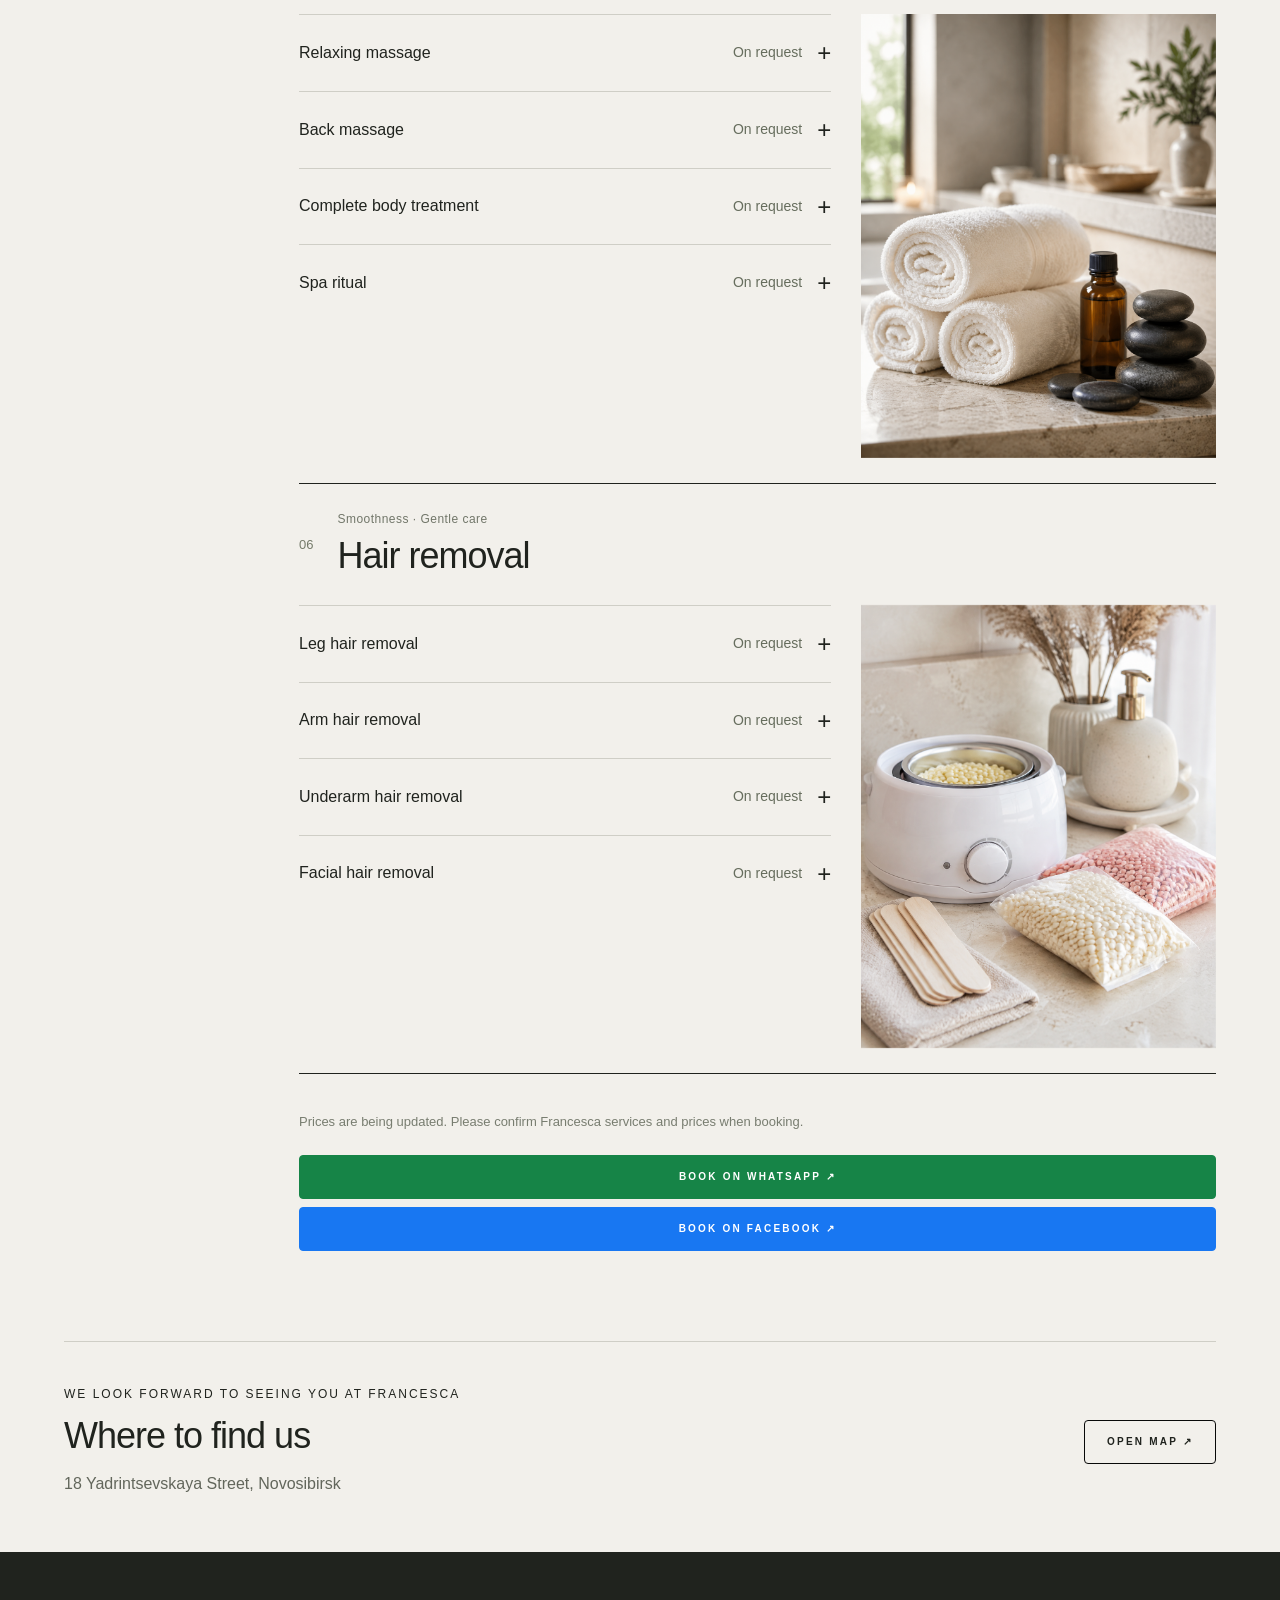
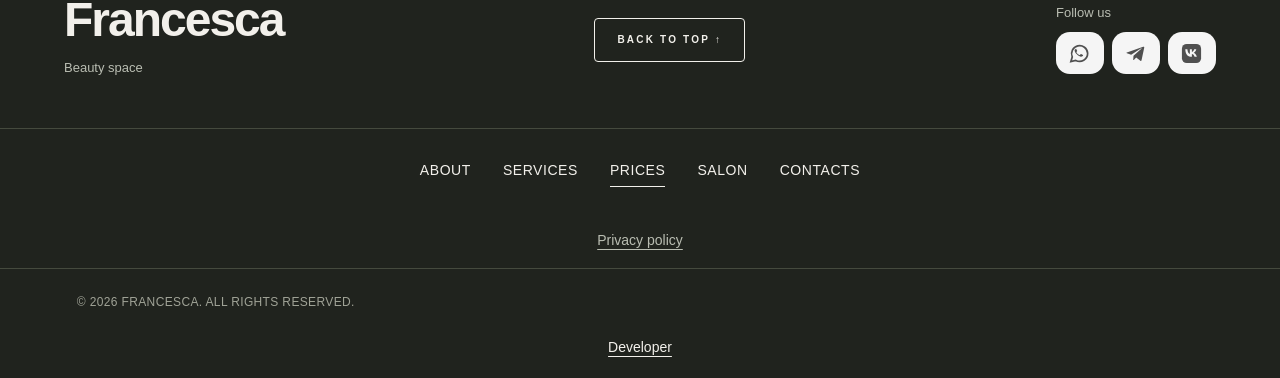
<file: maks.html>
<!doctype html>
<html lang="en"><head><meta charset="utf-8"><meta name="viewport" content="width=device-width,initial-scale=1"><title>Francesca — Прайс-лист</title><meta name="description" content="Francesca — услуги и прайс-лист студии красоты."><style>
:root{--bg:#f2f0eb;--ink:#20231e;--line:#cfcec6;--accent:#b2c29b}*{box-sizing:border-box}html{scroll-behavior:smooth}body{margin:0;background:var(--bg);color:var(--ink);font:16px Arial,sans-serif}a{color:inherit;text-decoration:none}header{display:flex;align-items:center;justify-content:space-between;padding:25px 5%;border-bottom:1px solid var(--line)}.logo{font-size:48px;font-weight:800;letter-spacing:-4px}.brand-note{font-size:12px;letter-spacing:2px;margin-left:25px}.toplink{font-size:14px;border-bottom:1px solid;padding-bottom:6px}main{max-width:1500px;margin:auto;padding:0 5%}.hero{padding:65px 0 50px}.eyebrow{text-transform:uppercase;font-size:12px;letter-spacing:2px}.hero-row{display:flex;align-items:flex-end;justify-content:space-between;gap:30px}h1{font-size:clamp(90px,14vw,190px);line-height:1;margin:22px 0 0;font-weight:400;letter-spacing:-.075em}.intro{max-width:325px;line-height:1.6;margin-bottom:12px;color:#62665b}.ribbon{overflow:hidden;background:var(--ink);color:var(--bg);padding:18px 0;white-space:nowrap;font-size:13px;letter-spacing:3px}.ribbon-track{display:flex;width:max-content;animation:marquee 30s linear infinite;will-change:transform}.ribbon span{display:block;flex-shrink:0;padding-right:2em} @keyframes marquee{from{transform:translateX(0)}to{transform:translateX(-50%)}} @media(prefers-reduced-motion:reduce){.ribbon-track{animation:none}}.content{display:grid;grid-template-columns:250px 1fr;gap:65px;padding:50px 0 90px}aside{align-self:start;position:sticky;top:25px}.section-label{font-size:12px;letter-spacing:2px;margin-bottom:25px;color:#6f7467}nav{display:grid;gap:6px}nav a{padding:14px 10px;border-bottom:1px solid var(--line);font-size:14px;display:flex;gap:13px}nav a:hover{background:#e0e4d6}nav small{color:#818677}aside p{font-size:13px;line-height:1.6;color:#74776d;margin-top:35px}.search{display:flex;align-items:center;border-bottom:1px solid var(--ink);gap:15px;padding:5px 0 17px;margin-bottom:40px}.search input{font:inherit;background:none;border:0;outline:none;width:100%;color:var(--ink)}.search:focus-within{outline:2px solid #718357;outline-offset:6px}.clear{background:none;border:0;font-size:22px;cursor:pointer;padding:0 8px}.group{scroll-margin-top:25px;border-bottom:1px solid var(--ink)}summary{list-style:none;cursor:pointer;padding:28px 0;display:flex;align-items:center;gap:24px}summary::-webkit-details-marker{display:none}.number{font-size:13px;color:#747a69}.group-title{flex:1}.group-title small{display:block;font-size:12px;letter-spacing:.04em;color:#717669;margin-bottom:9px}h2{font-weight:400;font-size:clamp(24px,3vw,36px);letter-spacing:-1px;margin:0}.plus{font-size:29px;font-weight:300}.group[open] .plus{transform:rotate(45deg)}.rows{padding:0 0 25px 42px}.row{display:flex;justify-content:space-between;gap:20px;padding:19px 0;border-top:1px solid var(--line);line-height:1.4}.price{white-space:nowrap;color:#666d5d;font-size:14px}.note{font-size:13px;color:#787d70;line-height:1.6;padding-top:25px}.empty{padding:30px 0;color:#6f7467}footer{background:var(--ink);color:var(--bg);padding:40px 5%;display:flex;align-items:center;justify-content:space-between;gap:20px}footer p{font-size:13px;color:#b9bdb2}.footer-brand{font-size:65px;letter-spacing:-5px;font-weight:bold}button,a,summary{-webkit-tap-highlight-color:transparent}a:focus-visible,summary:focus-visible,button:focus-visible{outline:2px solid #718357;outline-offset:5px}@media(max-width:760px){header{padding:20px 6%}.brand-note{display:none}.hero{padding:42px 0 30px}.hero-row{display:block}.intro{margin-top:25px}.content{display:block;padding-top:28px}aside{position:static;margin-bottom:28px}nav{display:flex;overflow-x:auto;gap:10px;padding-bottom:10px}nav a{white-space:nowrap;border:1px solid var(--line);padding:12px}.section-label,aside p{display:none}.rows{padding-left:0}summary{gap:15px}.row{font-size:15px}.price{font-size:12px}footer{align-items:flex-start}.ribbon{font-size:12px}.toplink{font-size:13px}}
.booking{display:inline-flex;align-items:center;justify-content:center;background:#253e2c;color:#fff;padding:15px 22px;font-size:15px;border-radius:3px;line-height:1.3;text-align:center;transition:background .2s}.booking:hover{background:#365b40}.booking-bottom{margin-top:22px}.header-actions{display:flex;align-items:center;gap:24px}@media(max-width:760px){.header-actions{gap:10px}.header-actions .toplink{display:none}.booking{font-size:14px;padding:13px 16px}} .location{border-top:1px solid var(--line);padding:45px 0 55px;display:flex;justify-content:space-between;align-items:center;gap:25px}.location h2{margin:14px 0}.location p{line-height:1.6;margin:0;color:#62665b}.location a{white-space:nowrap}@media(max-width:760px){.location{align-items:flex-start;flex-direction:column;padding:30px 0 40px}} .socials{display:flex;flex-direction:column;gap:12px}.socials-label{font-size:13px;color:#b9bdb2}.telegram-link{display:inline-flex;align-items:center;gap:10px;font-size:15px}.telegram-link svg{width:38px;height:38px;flex-shrink:0}.telegram-link:hover{color:#8bd0f5}@media(max-width:760px){footer{flex-wrap:wrap}.socials{order:3;flex-basis:100%;padding-top:20px;border-top:1px solid #4b5046}} .service-detail{display:block;padding:0}.service-detail>summary{padding:21px 0;gap:15px;font-size:16px}.service-name{flex:1}.service-toggle{font-size:24px;transition:transform .2s}.service-detail[open]>summary .service-toggle{transform:rotate(45deg)}.service-copy{color:#62665b;font-size:15px;line-height:1.7;padding:0 15px 24px 0}.service-copy ul{padding-left:20px}.service-copy .draft{font-size:13px}.beauty-layout{display:grid;grid-template-columns:minmax(0,1.2fr) minmax(200px,.8fr);gap:30px;padding-bottom:25px;align-items:start}.beauty-layout .rows{padding-left:0}.beauty-photo{margin:0}.beauty-photo img{display:block;width:100%;aspect-ratio:3/4;object-fit:cover}.beauty-photo figcaption{font-size:12px;color:#74776d;margin-top:10px}.content{grid-template-columns:200px minmax(0,1fr);gap:35px}@media(max-width:1050px){.beauty-layout{grid-template-columns:1fr}.beauty-photo{grid-row:1}.beauty-photo img{max-height:400px;object-position:center 35%}}@media(max-width:760px){.content{display:block}.service-detail>summary{font-size:15px;gap:10px}}.beauty-photo img{width:100%;height:auto;aspect-ratio:4/5;max-height:590px;object-fit:cover;object-position:center 30%}@media(max-width:1050px){.beauty-photo{width:min(100%,440px);justify-self:center}.beauty-photo img{height:auto;max-height:440px;aspect-ratio:4/5}}@media(max-width:760px){.beauty-photo{width:min(100%,360px)}.beauty-photo img{max-height:400px}} .beauty-photo img{transition:transform .55s ease,box-shadow .55s ease;transform-origin:center}@media(hover:hover) and (pointer:fine){.beauty-photo img:hover{box-shadow:0 18px 35px rgba(32,35,30,.16)}}@media(prefers-reduced-motion:reduce){.beauty-photo img{transition:none}.beauty-photo img:hover{transform:none}} .photo-tilt-surface{perspective:950px}.photo-tilt-surface img{transform:rotateX(var(--photo-x,0deg)) rotateY(var(--photo-y,0deg));transition:transform .4s ease-out,box-shadow .4s ease-out;backface-visibility:hidden}.photo-tilt-surface.is-tracking img{transition:transform .12s ease-out,box-shadow .4s ease-out}@media(prefers-reduced-motion:reduce){.photo-tilt-surface img{transform:none!important;transition:none!important}}.makeup-section-heading{display:flex;align-items:center;gap:24px;padding:28px 0}@media(max-width:760px){.makeup-section-heading{gap:15px}} 
.site-header{position:sticky;top:0;z-index:100;background:rgba(242,240,235,.96);backdrop-filter:blur(14px);min-height:88px;padding:16px 5%;gap:25px;box-shadow:0 2px 15px #20231e08}.site-header .logo{font-size:42px}.site-nav{display:flex;align-items:center;justify-content:center;gap:28px;padding:0;overflow:visible}.site-nav a{display:block;white-space:nowrap;padding:10px 0;border:0;border-bottom:1px solid transparent;font-size:14px;font-weight:600;text-transform:uppercase;letter-spacing:.04em}.site-nav a:hover{background:none;border-bottom-color:var(--ink)}.site-nav a[aria-current=page]{border-bottom-color:var(--ink)}.site-header .booking{font-size:13px;padding:13px 18px;white-space:nowrap}aside{top:110px}.group{scroll-margin-top:110px}html{scroll-padding-top:110px}.page-main{min-height:70vh;padding-top:60px;padding-bottom:80px}.page-main h1{font-size:clamp(56px,8vw,110px);letter-spacing:-.055em;margin:22px 0 38px}.page-main p{line-height:1.75}.page-lead{max-width:650px;color:#62665b;font-size:19px}.brand-layout{display:grid;grid-template-columns:1.15fr 1fr;gap:70px;align-items:center}.brand-layout img{width:100%;max-height:570px;object-fit:cover;aspect-ratio:4/5}.page-actions{display:flex;gap:25px;align-items:center;margin-top:30px;flex-wrap:wrap}.service-grid{display:grid;grid-template-columns:repeat(3,1fr);gap:35px;margin-top:40px}.service-card img{width:100%;aspect-ratio:4/5;object-fit:cover;max-height:350px}.service-card h2{font-size:26px;margin:20px 0 10px}.service-card p{color:#62665b}.service-card .toplink{display:inline-block;margin:8px 0 20px}.address-panel{padding:35px 0;border-top:1px solid var(--line);border-bottom:1px solid var(--line);margin:30px 0;max-width:850px}.contact-list{max-width:850px}.contact-item{padding:25px 0;border-bottom:1px solid var(--line);display:flex;justify-content:space-between;gap:20px;align-items:center}.contact-item h2{font-size:25px}.contact-item p{margin:8px 0 0;color:#62665b}@media(max-width:1050px){.site-nav{gap:16px}.site-header{gap:15px}.site-header .booking{max-width:155px;white-space:normal}.service-grid{grid-template-columns:repeat(2,1fr)}}@media(max-width:760px){.site-header{flex-wrap:wrap;padding:12px 6%;gap:8px;min-height:120px}.site-header .logo{font-size:36px}.site-header .booking{margin-left:auto;max-width:none}.site-nav{order:3;flex-basis:100%;justify-content:flex-start;overflow-x:auto;gap:23px;padding:4px 0;flex-wrap:nowrap}.site-nav a{font-size:12px;white-space:nowrap;padding:8px 0}.brand-layout{grid-template-columns:1fr;gap:30px}.brand-layout img{max-height:420px}.service-grid{grid-template-columns:1fr}.page-main{padding-top:35px}.contact-item{align-items:flex-start;flex-direction:column}.group{scroll-margin-top:145px}html{scroll-padding-top:145px}}
.developer-credit{background:#20231e;color:#b9bdb2;border-top:1px solid #454a3e;padding:20px 6%;text-align:center;font-size:14px;line-height:1.6}.developer-credit a{color:#f2f0eb;text-decoration:underline;text-underline-offset:4px}.developer-credit a:hover{color:#8bd0f5}.site-header .logo{font-size:32px;letter-spacing:-1.5px;font-weight:600}.footer-brand{font-size:48px;letter-spacing:-2px}.brand-word{font-size:clamp(60px,16vw,230px);letter-spacing:-.065em}.home .site-header .logo{font-size:32px}@media(max-width:1050px){.site-nav{gap:16px}.site-header{gap:15px;padding-left:3%;padding-right:3%}.site-header .logo,.home .site-header .logo{font-size:27px}}@media(max-width:760px){.site-header .logo,.home .site-header .logo{font-size:30px}.brand-word{font-size:16vw}.footer-brand{font-size:42px}}
.francesca-loader{position:fixed;inset:0;z-index:10000;background:#050505;color:#f5f4ef;display:grid;place-items:center;transition:opacity .65s ease,visibility .65s;pointer-events:all}.francesca-loader.is-ready{opacity:0;visibility:hidden;pointer-events:none}.loader-frame{width:min(360px,78vw);height:min(510px,73svh);border:1px solid #777;display:flex;flex-direction:column;align-items:center;justify-content:center;position:relative}.loader-name{font:400 clamp(25px,6vw,37px) Georgia,serif;letter-spacing:3px}.loader-label{font:12px Arial,sans-serif;letter-spacing:5px;color:#999;margin-top:16px}.loader-line{width:70px;height:1px;background:#292929;overflow:hidden;margin-top:38px}.loader-line:after{content:'';display:block;width:40%;height:100%;background:#eee;animation:loading-line 1.1s ease-in-out infinite}.loader-frame:after{content:'';position:absolute;inset:-1px;border:1px solid #ddd;animation:frame-glow 2s ease-in-out infinite;pointer-events:none}@keyframes loading-line{from{transform:translateX(-110%)}to{transform:translateX(360%)}}@keyframes frame-glow{50%{opacity:.2}}.home .hero-art{animation:living-flower 18s ease-in-out infinite alternate;transform-origin:58% 45%;filter:url(#flower-flow);will-change:transform}@keyframes living-flower{0%{transform:scale(1.04) rotate(-1deg)}50%{transform:scale(1.09) rotate(.5deg) translateY(-.6%)}100%{transform:scale(1.055) rotate(1.1deg) translateX(-.5%)}}@media(prefers-reduced-motion:reduce){.home .hero-art{animation:none;filter:none;transform:scale(1.04)}.loader-line:after,.loader-frame:after{animation:none}.francesca-loader{transition:none}}
.footer-nav{display:flex;justify-content:center;align-items:center;flex-wrap:wrap;gap:18px 32px;background:#20231e;color:#f2f0eb;padding:25px 6%;border-top:1px solid #454a3e}.footer-nav a{display:block;padding:8px 0;border:0;border-bottom:1px solid transparent;font-size:14px;letter-spacing:.04em;text-transform:uppercase}.footer-nav a:hover,.footer-nav a[aria-current="page"]{background:none;border-bottom-color:currentColor}@media(max-width:760px){.footer-nav{gap:12px 22px;overflow:visible}.footer-nav a{font-size:13px;padding:8px 0}}.copyright{background:#20231e;color:#a0a397;border-top:1px solid #454a3e;padding:24px 6%;font-size:12px;line-height:1.6;letter-spacing:.03em}.copyright+.developer-credit{border-top:0;padding-top:0}@media(max-width:760px){.copyright{text-align:center}}.social-links{display:flex;flex-wrap:wrap;gap:14px 22px}.social-link{display:inline-flex;align-items:center;gap:9px;font-size:14px}.social-link:hover{color:#8bd0f5}.social-icon{display:inline-flex;align-items:center;justify-content:center;width:32px;height:32px;border-radius:50%;color:white;font-size:18px}.telegram-icon{background:#229ed9}.whatsapp-icon{background:#21834b}.vk-icon{background:#0077ff;font-size:13px;font-weight:bold}footer{flex-wrap:wrap}.social-links{gap:8px}.social-links .social-link{display:inline-flex;align-items:center;justify-content:center;width:48px;height:42px;border-radius:14px;background:#f5f5f5;color:#505050;padding:0;transition:background .2s,transform .2s}.social-links .social-link:hover{background:#e3e3e3;color:#252525;transform:translateY(-2px)}.social-link svg{display:block;flex-shrink:0}@media(prefers-reduced-motion:reduce){.social-links .social-link{transition:none}.social-links .social-link:hover{transform:none}}.privacy-footer-link{background:#20231e;color:#b9bdb2;padding:20px 6%;text-align:center;font-size:14px}.privacy-footer-link a{text-decoration:underline;text-underline-offset:4px}.privacy-footer-link a:hover{color:#fff}</style><link rel="stylesheet" href="language.css?v=booking2"><link rel="stylesheet" href="buttons.css?v=1"><link rel="stylesheet" href="mobile-menu.css?v=1"></head><body><script>document.body.insertAdjacentHTML("afterbegin","<div class=\"francesca-loader\" role=\"status\" aria-live=\"polite\" aria-label=\"Francesca \u2014 \u0437\u0430\u0433\u0440\u0443\u0437\u043a\u0430\"><div class=\"loader-frame\"><div class=\"loader-name\">Francesca</div><div class=\"loader-line\" aria-hidden=\"true\"></div><div class=\"loader-label\">\u0417\u0410\u0413\u0420\u0423\u0417\u041a\u0410</div></div></div>");</script><header class="site-header"><a href="index.html" class="logo" aria-label="Francesca — главная страница">Francesca</a><nav class="site-nav" aria-label="Основная навигация"><a href="about.html">О бренде</a><a href="services.html">Услуги</a><a href="maks.html" aria-current="page">Прайс</a><a href="salons.html">Салоны</a><a href="contacts.html">Контакты</a><label class="language-switcher"><span class="language-switcher-label">Language</span><select class="language-select" aria-label="Language"><option value="en">English ★</option><option value="ru">Русский</option><option value="es">Español</option></select></label></nav><a class="booking" href="https://wa.me/79134507711?text=%D0%97%D0%B4%D1%80%D0%B0%D0%B2%D1%81%D1%82%D0%B2%D1%83%D0%B9%D1%82%D0%B5%21%20%D0%A5%D0%BE%D1%87%D1%83%20%D0%B7%D0%B0%D0%BF%D0%B8%D1%81%D0%B0%D1%82%D1%8C%D1%81%D1%8F%20%D0%B2%20maks." target="_blank" rel="noopener noreferrer">Записаться в WhatsApp ↗</a></header><main><section class="hero"><div class="eyebrow">— Прайс-лист · 6 направлений</div><div class="hero-row"><h1>Прайс</h1><p class="intro">Красота в деталях.<br>Выберите направление и найдите уход, который подходит именно вам.</p></div></section></main><div class="ribbon"><div class="ribbon-track"><span>Francesca · BEAUTY STUDIO · ПРАЙС-ЛИСТ · PRICE LIST · Francesca · BEAUTY STUDIO · ПРАЙС-ЛИСТ · PRICE LIST ·</span><span aria-hidden="true">Francesca · BEAUTY STUDIO · ПРАЙС-ЛИСТ · PRICE LIST · Francesca · BEAUTY STUDIO · ПРАЙС-ЛИСТ · PRICE LIST ·</span></div></div><main id="services"><div class="content"><aside><div class="section-label">НАПРАВЛЕНИЯ</div><nav id="nav"></nav><p>Демонстрационный прайс.<br>Услуги и стоимость уточняйте при записи.</p></aside><section aria-label="Прайс-лист"><div class="search"><span aria-hidden="true">⌕</span><input id="search" type="search" aria-label="Поиск по услугам" placeholder="Поиск по услугам…"><button class="clear" id="clear" aria-label="Очистить поиск">×</button></div><div id="groups"></div><p id="empty" class="empty" hidden>Ничего не найдено. Попробуйте другое название услуги.</p><p class="note">Стоимость пока не указана. Перечень услуг и цены студии Francesca уточняйте при записи.</p><div class="booking-bottom"><a class="booking" href="https://wa.me/79134507711?text=%D0%97%D0%B4%D1%80%D0%B0%D0%B2%D1%81%D1%82%D0%B2%D1%83%D0%B9%D1%82%D0%B5%21%20%D0%A5%D0%BE%D1%87%D1%83%20%D0%B7%D0%B0%D0%BF%D0%B8%D1%81%D0%B0%D1%82%D1%8C%D1%81%D1%8F%20%D0%B2%20maks." target="_blank" rel="noopener noreferrer">Записаться в WhatsApp ↗</a></div></section></div><section class="location" aria-labelledby="location-title"><div><div class="eyebrow">Ждём вас в Francesca</div><h2 id="location-title">Где нас найти</h2><p>Новосибирск, Ядринцевская улица, 18</p></div><a class="toplink" href="https://yandex.ru/maps/org/francheska/235811837210/" target="_blank" rel="noopener noreferrer">Открыть на карте ↗</a></section></main><footer><div><a href="index.html" class="footer-brand" aria-label="Francesca — главная страница">Francesca</a><p>Пространство красоты</p></div><a href="#" class="toplink">Наверх ↑</a><div class="socials"><span class="socials-label">Мы в соцсетях</span><div class="social-links"><a class="social-link" href="https://wa.me/79134507711" target="_blank" rel="noopener noreferrer" aria-label="WhatsApp" title="WhatsApp"><svg width="23" height="23" viewBox="0 0 24 24" fill="currentColor" aria-hidden="true"><path d="M20.5 11.8a8.4 8.4 0 0 1-12.4 7.4L3 20.5l1.4-4.9A8.4 8.4 0 1 1 20.5 11.8Z" fill="none" stroke="currentColor" stroke-width="1.8"/><path d="M8 7.3c-.5 0-1.1.8-1.1 1.6 0 2.1 3.4 5.8 6.5 6.5.9.2 2.1-.5 2.3-1.2.1-.3.1-.6-.1-.7l-1.9-.9c-.2-.1-.4 0-.6.3l-.6.7c-.2.2-.4.2-.7 0-1.3-.6-2.3-1.5-2.9-2.7-.2-.3-.1-.4.1-.6l.5-.7c.1-.2.1-.4 0-.6l-.9-1.8c-.1-.2-.3-.2-.6-.2Z"/></svg></a><a class="social-link" href="https://t.me/francesca_salon" target="_blank" rel="noopener noreferrer" aria-label="Telegram" title="Telegram"><svg width="23" height="23" viewBox="0 0 24 24" fill="currentColor" aria-hidden="true"><path d="m3 11 17-6c.8-.3 1.3.2 1.1 1l-2.8 13c-.1.8-.6 1-1.2.6l-4.4-3.3-2.2 2.1c-.3.3-.5.5-.9.5l.3-4.5 8.2-7.4c.4-.3-.1-.5-.5-.2L7.5 13.2 3.1 11.8c-.8-.3-.8-.6-.1-.8Z"/></svg></a><a class="social-link" href="https://vk.ru/club230383355" target="_blank" rel="noopener noreferrer" aria-label="ВКонтакте" title="ВКонтакте"><svg width="23" height="23" viewBox="0 0 24 24" fill="currentColor" aria-hidden="true"><rect x="2" y="2" width="20" height="20" rx="5"/><path d="M5.5 7.5h2.2c.2 3.2 1.6 4.6 2.6 4.9V7.5h2.1v2.8c1-.1 2-1.4 2.4-2.8H17c-.3 1.7-1.7 3.1-2.6 3.7.9.5 2.6 1.8 3.2 4.2h-2.4c-.5-1.5-1.5-2.7-2.8-2.8v2.8h-.3c-4.5 0-6.3-3-6.6-7.9Z" fill="#f5f5f5"/></svg></a></div></div></footer><nav class="footer-nav" aria-label="Навигация внизу страницы"><a href="about.html">О бренде</a><a href="services.html">Услуги</a><a href="maks.html" aria-current="page">Прайс</a><a href="salons.html">Салоны</a><a href="contacts.html">Контакты</a></nav><div class="privacy-footer-link"><a href="privacy.html">Политика конфиденциальности</a></div><div class="copyright">© 2026 FRANCESCA. ВСЕ ПРАВА ЗАЩИЩЕНЫ.</div><div class="developer-credit"><a href="https://t.me/maksim0_o" target="_blank" rel="noopener noreferrer" aria-label="Разработчик — открыть Telegram">Разработчик</a></div><script>
const data=[['Макияж и брови','Визаж · Брови · Ресницы',['Дневной макияж','Вечерний макияж','Свадебный образ','Коррекция и оформление бровей','Окрашивание бровей','Ламинирование ресниц']],['Парикмахерский зал','Стрижки · Укладки · Окрашивание',['Женская стрижка с укладкой','Мужская стрижка','Укладка волос','Окрашивание в один тон','Сложное окрашивание','Уход и восстановление волос']],['Ногтевой сервис','Маникюр · Педикюр · Уход',['Классический маникюр','Аппаратный маникюр','Покрытие гель-лаком','Дизайн ногтей','Педикюр','Уход за руками']],['Уход за лицом','Очищение · Увлажнение · Восстановление',['Консультация по уходу','Очищающий уход','Увлажняющий уход','Восстанавливающий уход']],['Уход за телом','Массаж · Расслабление',['Расслабляющий массаж','Массаж спины','Комплексный уход за телом','Спа-ритуал']],['Эпиляция','Гладкость · Деликатный уход',['Эпиляция ног','Эпиляция рук','Эпиляция подмышек','Эпиляция лица']]];
const groups=document.getElementById('groups'),nav=document.getElementById('nav'),search=document.getElementById('search');data.forEach((g,i)=>{const n=String(i+1).padStart(2,'0');nav.insertAdjacentHTML('beforeend',`<a href="#group-${i}"><small>${n}</small>${g[0]}</a>`);groups.insertAdjacentHTML('beforeend',`<details class="group" id="group-${i}" ${i===0?'open':''}><summary><span class="number">${n}</span><div class="group-title"><small>${g[1]}</small><h2>${g[0]}</h2></div><span class="plus" aria-hidden="true">+</span></summary><div class="rows">${g[2].map(s=>`<div class="row"><span>${s}</span><span class="price">Уточняется</span></div>`).join('')}</div></details>`)});nav.addEventListener('click',e=>{const a=e.target.closest('a');if(a)document.querySelector(a.getAttribute('href')).open=true});function filter(){let total=0;const q=search.value.trim().toLocaleLowerCase('ru');document.querySelectorAll('.group').forEach((g,i)=>{let matches=0;g.querySelectorAll('.row').forEach(r=>{const visible=!q||(r.textContent+' '+data[i][0]+' '+data[i][1]).toLocaleLowerCase('ru').includes(q);r.hidden=!visible;r.style.display=visible?'':'none';if(visible)matches++});g.hidden=!matches;if(q&&matches)g.open=true;if(!q)g.open=i===0;total+=matches});document.getElementById('empty').hidden=total>0}search.addEventListener('input',filter);document.getElementById('clear').onclick=()=>{search.value='';filter();search.focus()};
</script><script>
const descriptions=[
['Лёгкий образ в естественных оттенках на каждый день.',['Обсуждение пожеланий и подбор оттенков','Подготовка кожи: очищение и увлажнение','Лёгкий тон и точечная коррекция','Оформление бровей декоративной косметикой','Нейтральные тени и тушь','Румяна, макияж губ и фиксация']],
['Выразительный макияж для вечернего события.',['Подготовка кожи и выравнивание тона','Оформление бровей и макияж глаз','Акценты на скулах и губах','Фиксация образа']],
['Макияж с учётом платья, причёски и пожеланий невесты.',['Обсуждение образа и оттенков','Подготовка кожи','Создание и фиксация макияжа']],
['Аккуратная форма бровей с учётом черт лица.',['Подбор формы','Коррекция лишних волосков','Завершающий уход']],
['Окрашивание бровей в подходящий оттенок.',['Выбор оттенка и насыщенности','Подготовка и окрашивание','Завершающий уход']],
['Выразительный изгиб и ухоженный вид ресниц.',['Обсуждение результата','Проведение процедуры','Рекомендации по уходу']]];
document.querySelectorAll('.group').forEach((group,gi)=>{group.querySelectorAll('.row').forEach((row,ri)=>{const name=row.querySelector('span').textContent;const detail=document.createElement('details');detail.className='row service-detail';const price=gi===0&&ri===0?'от 5 000 ₽':'По запросу';const info=gi===0?'<p>'+descriptions[ri][0]+'</p><ul>'+descriptions[ri][1].map(x=>'<li>'+x+'</li>').join('')+'</ul><p class="draft">Пример состава услуги. Точный состав и итоговую стоимость уточняйте при записи.</p>':'<p>Состав услуги и итоговую стоимость мастер согласует с вами перед началом. Напишите нам в WhatsApp, чтобы уточнить подробности и выбрать время.</p>';detail.innerHTML=`<summary><span class="service-name">${name}</span><span class="price">${price}</span><span class="service-toggle" aria-hidden="true">+</span></summary><div class="service-copy">${info}</div>`;row.replaceWith(detail)})});
const makeupRows=document.querySelector('#group-0 .rows');const beautyLayout=document.createElement('div');beautyLayout.className='beauty-layout';makeupRows.before(beautyLayout);beautyLayout.append(makeupRows);beautyLayout.insertAdjacentHTML('beforeend','<figure class="beauty-photo"><img src="makeup.png" width="1086" height="1449" alt="Дневной макияж в естественных оттенках"></figure>');
</script><script>

const categoryPhotos=[['hair','Укладка волос мягкими волнами'],['nails','Маникюр в натуральных розовых оттенках'],['face','Профессиональный уход за кожей лица'],['body','Масло, полотенца и камни для спа-ухода'],['epilation','Материалы для профессиональной эпиляции']];
categoryPhotos.forEach(([file,alt],i)=>{
 const rows=document.querySelector('#group-'+(i+1)+' .rows');
 const layout=document.createElement('div');layout.className='beauty-layout';rows.before(layout);layout.append(rows);
 const figure=document.createElement('figure');figure.className='beauty-photo';
 const photo=document.createElement('img');photo.src=file+'.png';photo.alt=alt;photo.width=1024;photo.height=1280;photo.loading='lazy';photo.decoding='async';
 
 figure.append(photo);layout.append(figure);
});

document.querySelectorAll('.beauty-photo img').forEach(photo=>{
 const surface=document.createElement('div');surface.className='photo-tilt-surface';photo.before(surface);surface.append(photo);
 const allowed=window.matchMedia('(hover: hover) and (pointer: fine) and (prefers-reduced-motion: no-preference)');
 function reset(){surface.classList.remove('is-tracking');surface.style.setProperty('--photo-x','0deg');surface.style.setProperty('--photo-y','0deg');}
 surface.addEventListener('pointermove',event=>{
  if(!allowed.matches||event.pointerType==='touch')return;
  const box=surface.getBoundingClientRect();
  const x=Math.max(-1,Math.min(1,(event.clientX-box.left)/box.width*2-1));
  const y=Math.max(-1,Math.min(1,(event.clientY-box.top)/box.height*2-1));
  surface.classList.add('is-tracking');
  surface.style.setProperty('--photo-x',(-y*9).toFixed(2)+'deg');
  surface.style.setProperty('--photo-y',(x*11).toFixed(2)+'deg');
 });
 surface.addEventListener('pointerleave',reset);surface.addEventListener('pointercancel',reset);allowed.addEventListener('change',reset);window.addEventListener('blur',reset);
});
</script><script>
const makeupSection=document.getElementById('group-0');
if(makeupSection && makeupSection.tagName==='DETAILS'){
 const section=document.createElement('section');section.id=makeupSection.id;section.className=makeupSection.className+' always-visible';section.setAttribute('aria-labelledby','makeup-heading');
 const oldSummary=makeupSection.querySelector(':scope > summary');
 const heading=document.createElement('div');heading.className='makeup-section-heading';
 while(oldSummary.firstChild)heading.append(oldSummary.firstChild);
 heading.querySelector('.plus')?.remove();heading.querySelector('h2').id='makeup-heading';
 oldSummary.remove();section.append(heading);
 while(makeupSection.firstChild)section.append(makeupSection.firstChild);
 makeupSection.replaceWith(section);
}
</script><script>
document.querySelectorAll('details.group').forEach(group=>{
 const section=document.createElement('section');section.id=group.id;section.className=group.className+' always-visible';
 const oldSummary=group.querySelector(':scope > summary');
 const heading=document.createElement('div');heading.className='makeup-section-heading';
 while(oldSummary.firstChild)heading.append(oldSummary.firstChild);
 heading.querySelector('.plus')?.remove();
 const title=heading.querySelector('h2');title.id=group.id+'-heading';section.setAttribute('aria-labelledby',title.id);
 oldSummary.remove();section.append(heading);
 while(group.firstChild)section.append(group.firstChild);
 group.replaceWith(section);
});
</script><script>
(()=>{const loader=document.querySelector('.francesca-loader');const start=performance.now();let done=false;function finish(){if(done)return;done=true;setTimeout(()=>{loader.classList.add('is-ready');setTimeout(()=>loader.remove(),700)},Math.max(0,850-(performance.now()-start)))}const primary=document.querySelector('.hero-art')||document.querySelector('main img');if(primary&&!primary.complete){primary.addEventListener('load',finish,{once:true});primary.addEventListener('error',finish,{once:true})}else finish();setTimeout(finish,6000);window.addEventListener('pageshow',e=>{if(e.persisted)loader.remove()});})();
</script><script src="language.js?v=booking2"></script><script src="mobile-menu.js?v=1"></script></body></html>
</file>
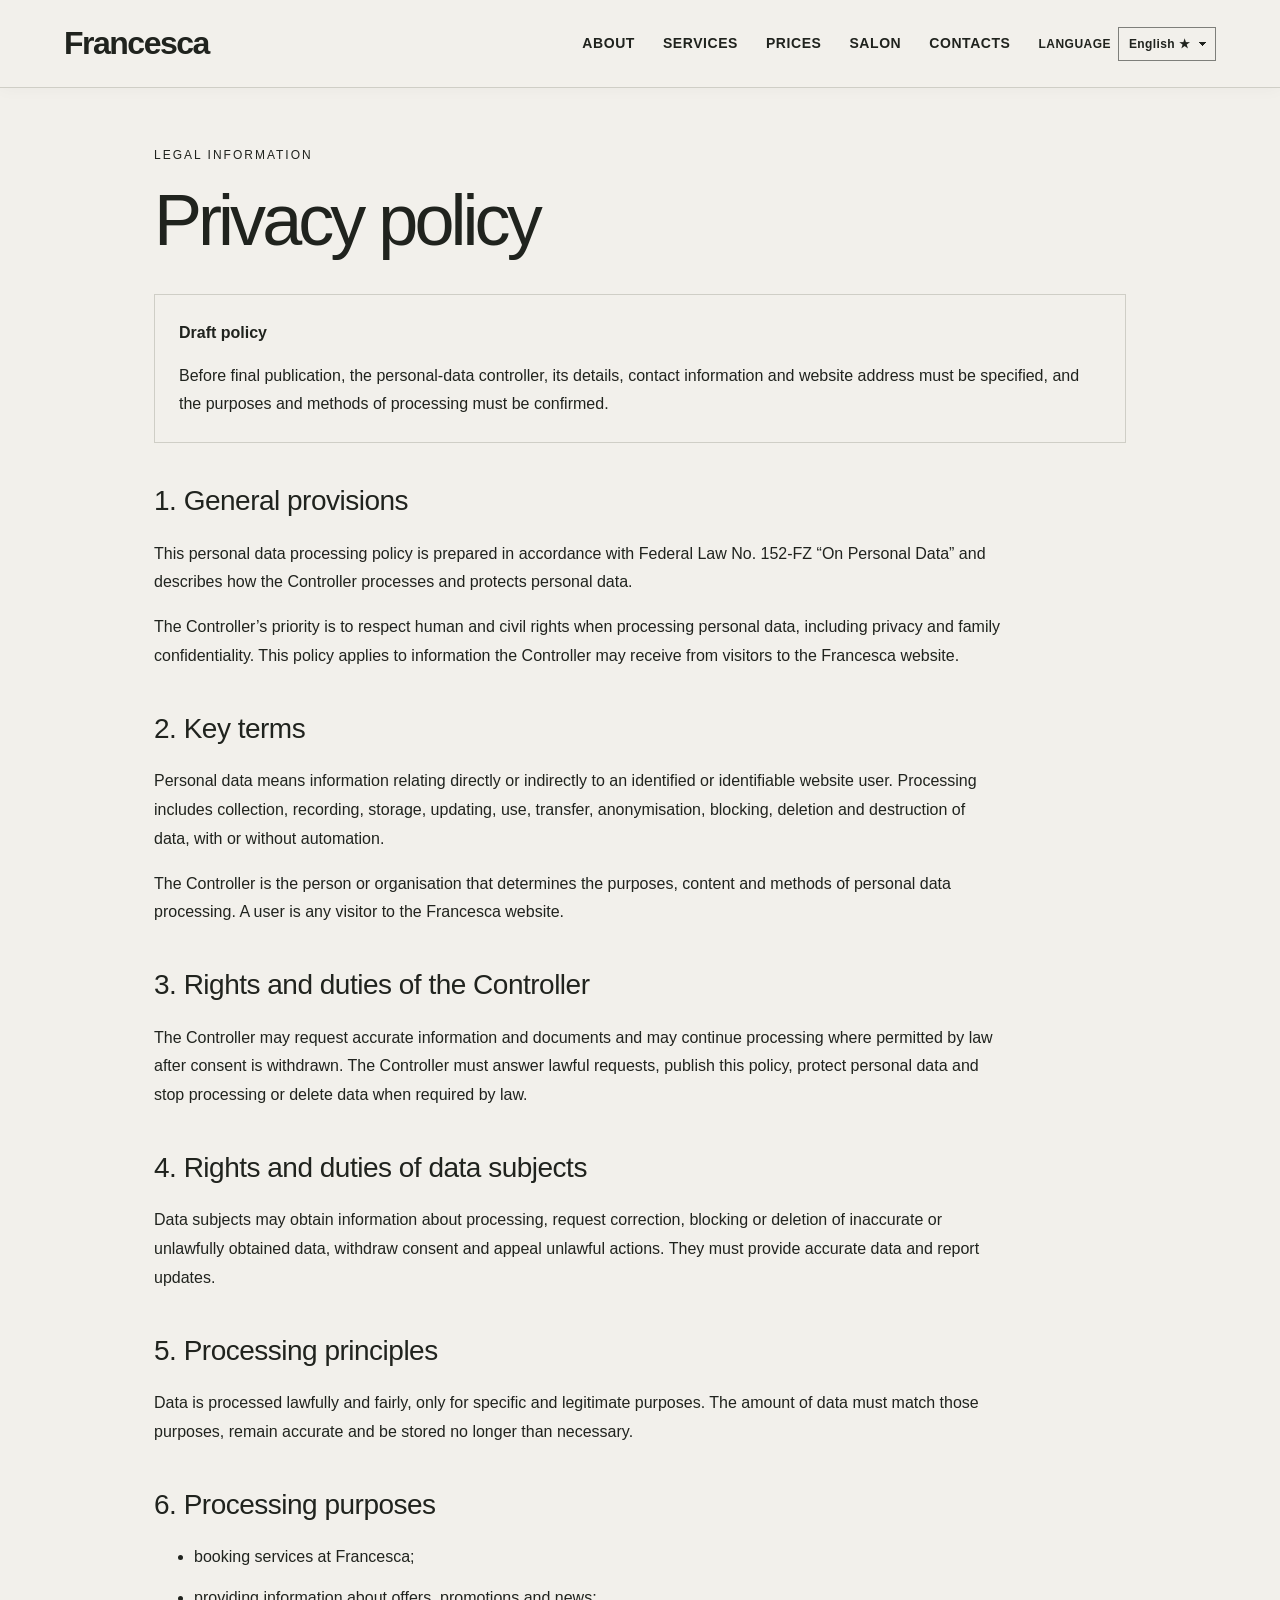
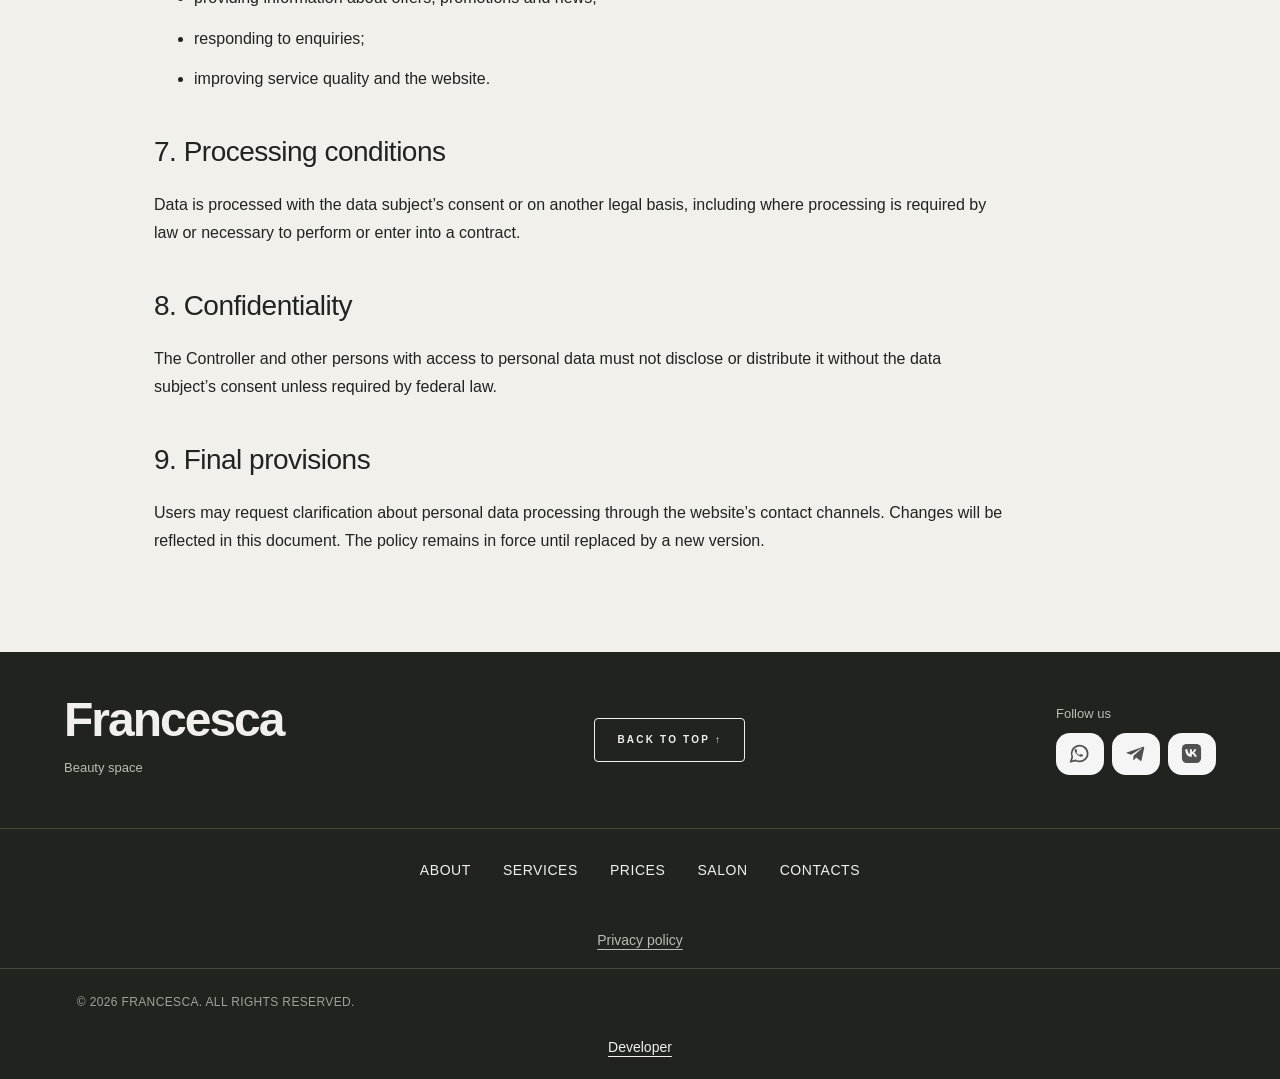
<file: privacy.html>
<!doctype html><html lang="en"><head><meta charset="utf-8"><meta name="viewport" content="width=device-width,initial-scale=1"><title>Francesca — Политика конфиденциальности</title><meta name="description" content="Проект политики обработки персональных данных Francesca."><meta name="robots" content="noindex"><style>
:root{--bg:#f2f0eb;--ink:#20231e;--line:#cfcec6;--accent:#b2c29b}*{box-sizing:border-box}html{scroll-behavior:smooth}body{margin:0;background:var(--bg);color:var(--ink);font:16px Arial,sans-serif}a{color:inherit;text-decoration:none}header{display:flex;align-items:center;justify-content:space-between;padding:25px 5%;border-bottom:1px solid var(--line)}.logo{font-size:48px;font-weight:800;letter-spacing:-4px}.brand-note{font-size:12px;letter-spacing:2px;margin-left:25px}.toplink{font-size:14px;border-bottom:1px solid;padding-bottom:6px}main{max-width:1500px;margin:auto;padding:0 5%}.hero{padding:65px 0 50px}.eyebrow{text-transform:uppercase;font-size:12px;letter-spacing:2px}.hero-row{display:flex;align-items:flex-end;justify-content:space-between;gap:30px}h1{font-size:clamp(90px,14vw,190px);line-height:1;margin:22px 0 0;font-weight:400;letter-spacing:-.075em}.intro{max-width:325px;line-height:1.6;margin-bottom:12px;color:#62665b}.ribbon{overflow:hidden;background:var(--ink);color:var(--bg);padding:18px 0;white-space:nowrap;font-size:13px;letter-spacing:3px}.ribbon-track{display:flex;width:max-content;animation:marquee 30s linear infinite;will-change:transform}.ribbon span{display:block;flex-shrink:0;padding-right:2em} @keyframes marquee{from{transform:translateX(0)}to{transform:translateX(-50%)}} @media(prefers-reduced-motion:reduce){.ribbon-track{animation:none}}.content{display:grid;grid-template-columns:250px 1fr;gap:65px;padding:50px 0 90px}aside{align-self:start;position:sticky;top:25px}.section-label{font-size:12px;letter-spacing:2px;margin-bottom:25px;color:#6f7467}nav{display:grid;gap:6px}nav a{padding:14px 10px;border-bottom:1px solid var(--line);font-size:14px;display:flex;gap:13px}nav a:hover{background:#e0e4d6}nav small{color:#818677}aside p{font-size:13px;line-height:1.6;color:#74776d;margin-top:35px}.search{display:flex;align-items:center;border-bottom:1px solid var(--ink);gap:15px;padding:5px 0 17px;margin-bottom:40px}.search input{font:inherit;background:none;border:0;outline:none;width:100%;color:var(--ink)}.search:focus-within{outline:2px solid #718357;outline-offset:6px}.clear{background:none;border:0;font-size:22px;cursor:pointer;padding:0 8px}.group{scroll-margin-top:25px;border-bottom:1px solid var(--ink)}summary{list-style:none;cursor:pointer;padding:28px 0;display:flex;align-items:center;gap:24px}summary::-webkit-details-marker{display:none}.number{font-size:13px;color:#747a69}.group-title{flex:1}.group-title small{display:block;font-size:12px;letter-spacing:.04em;color:#717669;margin-bottom:9px}h2{font-weight:400;font-size:clamp(24px,3vw,36px);letter-spacing:-1px;margin:0}.plus{font-size:29px;font-weight:300}.group[open] .plus{transform:rotate(45deg)}.rows{padding:0 0 25px 42px}.row{display:flex;justify-content:space-between;gap:20px;padding:19px 0;border-top:1px solid var(--line);line-height:1.4}.price{white-space:nowrap;color:#666d5d;font-size:14px}.note{font-size:13px;color:#787d70;line-height:1.6;padding-top:25px}.empty{padding:30px 0;color:#6f7467}footer{background:var(--ink);color:var(--bg);padding:40px 5%;display:flex;align-items:center;justify-content:space-between;gap:20px}footer p{font-size:13px;color:#b9bdb2}.footer-brand{font-size:65px;letter-spacing:-5px;font-weight:bold}button,a,summary{-webkit-tap-highlight-color:transparent}a:focus-visible,summary:focus-visible,button:focus-visible{outline:2px solid #718357;outline-offset:5px}@media(max-width:760px){header{padding:20px 6%}.brand-note{display:none}.hero{padding:42px 0 30px}.hero-row{display:block}.intro{margin-top:25px}.content{display:block;padding-top:28px}aside{position:static;margin-bottom:28px}nav{display:flex;overflow-x:auto;gap:10px;padding-bottom:10px}nav a{white-space:nowrap;border:1px solid var(--line);padding:12px}.section-label,aside p{display:none}.rows{padding-left:0}summary{gap:15px}.row{font-size:15px}.price{font-size:12px}footer{align-items:flex-start}.ribbon{font-size:12px}.toplink{font-size:13px}}
.booking{display:inline-flex;align-items:center;justify-content:center;background:#253e2c;color:#fff;padding:15px 22px;font-size:15px;border-radius:3px;line-height:1.3;text-align:center;transition:background .2s}.booking:hover{background:#365b40}.booking-bottom{margin-top:22px}.header-actions{display:flex;align-items:center;gap:24px}@media(max-width:760px){.header-actions{gap:10px}.header-actions .toplink{display:none}.booking{font-size:14px;padding:13px 16px}} .location{border-top:1px solid var(--line);padding:45px 0 55px;display:flex;justify-content:space-between;align-items:center;gap:25px}.location h2{margin:14px 0}.location p{line-height:1.6;margin:0;color:#62665b}.location a{white-space:nowrap}@media(max-width:760px){.location{align-items:flex-start;flex-direction:column;padding:30px 0 40px}} .socials{display:flex;flex-direction:column;gap:12px}.socials-label{font-size:13px;color:#b9bdb2}.telegram-link{display:inline-flex;align-items:center;gap:10px;font-size:15px}.telegram-link svg{width:38px;height:38px;flex-shrink:0}.telegram-link:hover{color:#8bd0f5}@media(max-width:760px){footer{flex-wrap:wrap}.socials{order:3;flex-basis:100%;padding-top:20px;border-top:1px solid #4b5046}} .service-detail{display:block;padding:0}.service-detail>summary{padding:21px 0;gap:15px;font-size:16px}.service-name{flex:1}.service-toggle{font-size:24px;transition:transform .2s}.service-detail[open]>summary .service-toggle{transform:rotate(45deg)}.service-copy{color:#62665b;font-size:15px;line-height:1.7;padding:0 15px 24px 0}.service-copy ul{padding-left:20px}.service-copy .draft{font-size:13px}.beauty-layout{display:grid;grid-template-columns:minmax(0,1.2fr) minmax(200px,.8fr);gap:30px;padding-bottom:25px;align-items:start}.beauty-layout .rows{padding-left:0}.beauty-photo{margin:0}.beauty-photo img{display:block;width:100%;aspect-ratio:3/4;object-fit:cover}.beauty-photo figcaption{font-size:12px;color:#74776d;margin-top:10px}.content{grid-template-columns:200px minmax(0,1fr);gap:35px}@media(max-width:1050px){.beauty-layout{grid-template-columns:1fr}.beauty-photo{grid-row:1}.beauty-photo img{max-height:400px;object-position:center 35%}}@media(max-width:760px){.content{display:block}.service-detail>summary{font-size:15px;gap:10px}}.beauty-photo img{width:100%;height:auto;aspect-ratio:4/5;max-height:590px;object-fit:cover;object-position:center 30%}@media(max-width:1050px){.beauty-photo{width:min(100%,440px);justify-self:center}.beauty-photo img{height:auto;max-height:440px;aspect-ratio:4/5}}@media(max-width:760px){.beauty-photo{width:min(100%,360px)}.beauty-photo img{max-height:400px}} .beauty-photo img{transition:transform .55s ease,box-shadow .55s ease;transform-origin:center}@media(hover:hover) and (pointer:fine){.beauty-photo img:hover{box-shadow:0 18px 35px rgba(32,35,30,.16)}}@media(prefers-reduced-motion:reduce){.beauty-photo img{transition:none}.beauty-photo img:hover{transform:none}} .photo-tilt-surface{perspective:950px}.photo-tilt-surface img{transform:rotateX(var(--photo-x,0deg)) rotateY(var(--photo-y,0deg));transition:transform .4s ease-out,box-shadow .4s ease-out;backface-visibility:hidden}.photo-tilt-surface.is-tracking img{transition:transform .12s ease-out,box-shadow .4s ease-out}@media(prefers-reduced-motion:reduce){.photo-tilt-surface img{transform:none!important;transition:none!important}}.makeup-section-heading{display:flex;align-items:center;gap:24px;padding:28px 0}@media(max-width:760px){.makeup-section-heading{gap:15px}} 
.site-header{position:sticky;top:0;z-index:100;background:rgba(242,240,235,.96);backdrop-filter:blur(14px);min-height:88px;padding:16px 5%;gap:25px;box-shadow:0 2px 15px #20231e08}.site-header .logo{font-size:42px}.site-nav{display:flex;align-items:center;justify-content:center;gap:28px;padding:0;overflow:visible}.site-nav a{display:block;white-space:nowrap;padding:10px 0;border:0;border-bottom:1px solid transparent;font-size:14px;font-weight:600;text-transform:uppercase;letter-spacing:.04em}.site-nav a:hover{background:none;border-bottom-color:var(--ink)}.site-nav a[aria-current=page]{border-bottom-color:var(--ink)}.site-header .booking{font-size:13px;padding:13px 18px;white-space:nowrap}aside{top:110px}.group{scroll-margin-top:110px}html{scroll-padding-top:110px}.page-main{min-height:70vh;padding-top:60px;padding-bottom:80px}.page-main h1{font-size:clamp(56px,8vw,110px);letter-spacing:-.055em;margin:22px 0 38px}.page-main p{line-height:1.75}.page-lead{max-width:650px;color:#62665b;font-size:19px}.brand-layout{display:grid;grid-template-columns:1.15fr 1fr;gap:70px;align-items:center}.brand-layout img{width:100%;max-height:570px;object-fit:cover;aspect-ratio:4/5}.page-actions{display:flex;gap:25px;align-items:center;margin-top:30px;flex-wrap:wrap}.service-grid{display:grid;grid-template-columns:repeat(3,1fr);gap:35px;margin-top:40px}.service-card img{width:100%;aspect-ratio:4/5;object-fit:cover;max-height:350px}.service-card h2{font-size:26px;margin:20px 0 10px}.service-card p{color:#62665b}.service-card .toplink{display:inline-block;margin:8px 0 20px}.address-panel{padding:35px 0;border-top:1px solid var(--line);border-bottom:1px solid var(--line);margin:30px 0;max-width:850px}.contact-list{max-width:850px}.contact-item{padding:25px 0;border-bottom:1px solid var(--line);display:flex;justify-content:space-between;gap:20px;align-items:center}.contact-item h2{font-size:25px}.contact-item p{margin:8px 0 0;color:#62665b}@media(max-width:1050px){.site-nav{gap:16px}.site-header{gap:15px}.site-header .booking{max-width:155px;white-space:normal}.service-grid{grid-template-columns:repeat(2,1fr)}}@media(max-width:760px){.site-header{flex-wrap:wrap;padding:12px 6%;gap:8px;min-height:120px}.site-header .logo{font-size:36px}.site-header .booking{margin-left:auto;max-width:none}.site-nav{order:3;flex-basis:100%;justify-content:flex-start;overflow-x:auto;gap:23px;padding:4px 0;flex-wrap:nowrap}.site-nav a{font-size:12px;white-space:nowrap;padding:8px 0}.brand-layout{grid-template-columns:1fr;gap:30px}.brand-layout img{max-height:420px}.service-grid{grid-template-columns:1fr}.page-main{padding-top:35px}.contact-item{align-items:flex-start;flex-direction:column}.group{scroll-margin-top:145px}html{scroll-padding-top:145px}}
.developer-credit{background:#20231e;color:#b9bdb2;border-top:1px solid #454a3e;padding:20px 6%;text-align:center;font-size:14px;line-height:1.6}.developer-credit a{color:#f2f0eb;text-decoration:underline;text-underline-offset:4px}.developer-credit a:hover{color:#8bd0f5}.site-header .logo{font-size:32px;letter-spacing:-1.5px;font-weight:600}.footer-brand{font-size:48px;letter-spacing:-2px}.brand-word{font-size:clamp(60px,16vw,230px);letter-spacing:-.065em}.home .site-header .logo{font-size:32px}@media(max-width:1050px){.site-nav{gap:16px}.site-header{gap:15px;padding-left:3%;padding-right:3%}.site-header .logo,.home .site-header .logo{font-size:27px}}@media(max-width:760px){.site-header .logo,.home .site-header .logo{font-size:30px}.brand-word{font-size:16vw}.footer-brand{font-size:42px}}
.francesca-loader{position:fixed;inset:0;z-index:10000;background:#050505;color:#f5f4ef;display:grid;place-items:center;transition:opacity .65s ease,visibility .65s;pointer-events:all}.francesca-loader.is-ready{opacity:0;visibility:hidden;pointer-events:none}.loader-frame{width:min(360px,78vw);height:min(510px,73svh);border:1px solid #777;display:flex;flex-direction:column;align-items:center;justify-content:center;position:relative}.loader-name{font:400 clamp(25px,6vw,37px) Georgia,serif;letter-spacing:3px}.loader-label{font:12px Arial,sans-serif;letter-spacing:5px;color:#999;margin-top:16px}.loader-line{width:70px;height:1px;background:#292929;overflow:hidden;margin-top:38px}.loader-line:after{content:'';display:block;width:40%;height:100%;background:#eee;animation:loading-line 1.1s ease-in-out infinite}.loader-frame:after{content:'';position:absolute;inset:-1px;border:1px solid #ddd;animation:frame-glow 2s ease-in-out infinite;pointer-events:none}@keyframes loading-line{from{transform:translateX(-110%)}to{transform:translateX(360%)}}@keyframes frame-glow{50%{opacity:.2}}.home .hero-art{animation:living-flower 18s ease-in-out infinite alternate;transform-origin:58% 45%;filter:url(#flower-flow);will-change:transform}@keyframes living-flower{0%{transform:scale(1.04) rotate(-1deg)}50%{transform:scale(1.09) rotate(.5deg) translateY(-.6%)}100%{transform:scale(1.055) rotate(1.1deg) translateX(-.5%)}}@media(prefers-reduced-motion:reduce){.home .hero-art{animation:none;filter:none;transform:scale(1.04)}.loader-line:after,.loader-frame:after{animation:none}.francesca-loader{transition:none}}
.footer-nav{display:flex;justify-content:center;align-items:center;flex-wrap:wrap;gap:18px 32px;background:#20231e;color:#f2f0eb;padding:25px 6%;border-top:1px solid #454a3e}.footer-nav a{display:block;padding:8px 0;border:0;border-bottom:1px solid transparent;font-size:14px;letter-spacing:.04em;text-transform:uppercase}.footer-nav a:hover,.footer-nav a[aria-current="page"]{background:none;border-bottom-color:currentColor}@media(max-width:760px){.footer-nav{gap:12px 22px;overflow:visible}.footer-nav a{font-size:13px;padding:8px 0}}.copyright{background:#20231e;color:#a0a397;border-top:1px solid #454a3e;padding:24px 6%;font-size:12px;line-height:1.6;letter-spacing:.03em}.copyright+.developer-credit{border-top:0;padding-top:0}@media(max-width:760px){.copyright{text-align:center}}.social-links{display:flex;flex-wrap:wrap;gap:14px 22px}.social-link{display:inline-flex;align-items:center;gap:9px;font-size:14px}.social-link:hover{color:#8bd0f5}.social-icon{display:inline-flex;align-items:center;justify-content:center;width:32px;height:32px;border-radius:50%;color:white;font-size:18px}.telegram-icon{background:#229ed9}.whatsapp-icon{background:#21834b}.vk-icon{background:#0077ff;font-size:13px;font-weight:bold}footer{flex-wrap:wrap}.social-links{gap:8px}.social-links .social-link{display:inline-flex;align-items:center;justify-content:center;width:48px;height:42px;border-radius:14px;background:#f5f5f5;color:#505050;padding:0;transition:background .2s,transform .2s}.social-links .social-link:hover{background:#e3e3e3;color:#252525;transform:translateY(-2px)}.social-link svg{display:block;flex-shrink:0}@media(prefers-reduced-motion:reduce){.social-links .social-link{transition:none}.social-links .social-link:hover{transform:none}}.privacy-page{max-width:1100px}.privacy-page h1{font-size:clamp(36px,6vw,72px);overflow-wrap:anywhere}.privacy-page article{max-width:850px}.privacy-page article h2{font-size:28px;line-height:1.3;margin:40px 0 20px;letter-spacing:-.5px}.privacy-page article p,.privacy-page li{font-size:16px;line-height:1.8;overflow-wrap:anywhere}.privacy-page li{margin-bottom:12px}.privacy-page article a{text-decoration:underline}.privacy-draft{border:1px solid #cfcec6;padding:24px;line-height:1.7;margin-bottom:40px}.privacy-draft p{margin-bottom:0}.privacy-footer-link{background:#20231e;color:#b9bdb2;padding:20px 6%;text-align:center;font-size:14px}.privacy-footer-link a{text-decoration:underline;text-underline-offset:4px}.privacy-footer-link a:hover{color:#fff}</style><link rel="stylesheet" href="language.css?v=booking2"><link rel="stylesheet" href="buttons.css?v=1"><link rel="stylesheet" href="mobile-menu.css?v=1"></head><body><script>document.body.insertAdjacentHTML("afterbegin","<div class=\"francesca-loader\" role=\"status\" aria-live=\"polite\" aria-label=\"Francesca \u2014 \u0437\u0430\u0433\u0440\u0443\u0437\u043a\u0430\"><div class=\"loader-frame\"><div class=\"loader-name\">Francesca</div><div class=\"loader-line\" aria-hidden=\"true\"></div><div class=\"loader-label\">\u0417\u0410\u0413\u0420\u0423\u0417\u041a\u0410</div></div></div>");</script><header class="site-header"><a href="index.html" class="logo" aria-label="Francesca — главная страница">Francesca</a><nav class="site-nav" aria-label="Основная навигация"><a href="about.html">О бренде</a><a href="services.html">Услуги</a><a href="maks.html">Прайс</a><a href="salons.html">Салоны</a><a href="contacts.html">Контакты</a><label class="language-switcher"><span class="language-switcher-label">Language</span><select class="language-select" aria-label="Language"><option value="en">English ★</option><option value="ru">Русский</option><option value="es">Español</option></select></label></nav><a class="booking" href="https://wa.me/79134507711?text=%D0%97%D0%B4%D1%80%D0%B0%D0%B2%D1%81%D1%82%D0%B2%D1%83%D0%B9%D1%82%D0%B5%21%20%D0%A5%D0%BE%D1%87%D1%83%20%D0%B7%D0%B0%D0%BF%D0%B8%D1%81%D0%B0%D1%82%D1%8C%D1%81%D1%8F%20%D0%B2%20maks." target="_blank" rel="noopener noreferrer">Записаться в WhatsApp ↗</a></header><main class="page-main privacy-page"><div class="eyebrow">Правовая информация</div><h1>Политика конфиденциальности</h1><div class="privacy-draft"><strong>Проект политики</strong><p>Перед публикацией необходимо указать оператора персональных данных, его реквизиты и контакт для обращений, адрес сайта, а также подтвердить, что описанные цели и способы обработки соответствуют работе салона.</p></div><article><h2>1. Общие положения</h2><p>Настоящая политика обработки персональных данных составлена в соответствии с требованиями Федерального закона от 27.07.2006 № 152-ФЗ «О персональных данных» (далее — Закон о персональных данных) и определяет порядок обработки персональных данных и меры по обеспечению безопасности персональных данных, предпринимаемые Оператором.</p><p>1.1. Оператор ставит своей важнейшей целью и условием осуществления своей деятельности соблюдение прав и свобод человека и гражданина при обработке его персональных данных, в том числе защиты прав на неприкосновенность частной жизни, личную и семейную тайну.</p><p>1.2. Настоящая политика Оператора в отношении обработки персональных данных (далее — Политика) применяется ко всей информации, которую Оператор может получить о посетителях веб-сайта Francesca</p><h2>2. Основные понятия</h2><p>2.1. Автоматизированная обработка персональных данных — обработка персональных данных с помощью средств вычислительной техники.</p><p>2.2. Блокирование персональных данных — временное прекращение обработки персональных данных (за исключением случаев, если обработка необходима для уточнения персональных данных).</p><p>2.3. Веб-сайт — совокупность графических и информационных материалов, а также программ для ЭВМ и баз данных, обеспечивающих их доступность в сети интернет по сетевому адресу Francesca</p><p>2.4. Информационная система персональных данных — совокупность содержащихся в базах данных персональных данных и обеспечивающих их обработку информационных технологий и технических средств.</p><p>2.5. Обезличивание персональных данных — действия, в результате которых невозможно определить без использования дополнительной информации принадлежность персональных данных конкретному Пользователю или иному субъекту персональных данных.</p><p>2.6. Обработка персональных данных — любое действие (операция) или совокупность действий (операций), совершаемых с использованием средств автоматизации или без использования таких средств с персональными данными, включая сбор, запись, систематизацию, накопление, хранение, уточнение (обновление, изменение), извлечение, использование, передачу (распространение, предоставление, доступ), обезличивание, блокирование, удаление, уничтожение персональных данных.</p><p>2.7. Оператор — государственный орган, муниципальный орган, юридическое или физическое лицо, самостоятельно или совместно с другими лицами организующие и/или осуществляющие обработку персональных данных, а также определяющие цели обработки персональных данных, состав персональных данных, подлежащих обработке, действия (операции), совершаемые с персональными данными.</p><p>2.8. Персональные данные — любая информация, относящаяся прямо или косвенно к определённому или определяемому Пользователю веб-сайта Francesca</p><p>2.9. Персональные данные, разрешённые субъектом персональных данных для распространения — персональные данные, доступ неограниченного круга лиц к которым предоставлен субъектом персональных данных путём дачи согласия на обработку персональных данных, разрешённых субъектом персональных данных для распространения в порядке, предусмотренном Законом о персональных данных.</p><p>2.10. Пользователь — любой посетитель веб-сайта Francesca</p><p>2.11. Предоставление персональных данных — действия, направленные на раскрытие персональных данных определённому лицу или определённому кругу лиц.</p><p>2.12. Распространение персональных данных — любые действия, направленные на раскрытие персональных данных неопределённому кругу лиц (передача персональных данных) или на ознакомление с персональными данными неограниченного круга лиц, в том числе обнародование персональных данных в средствах массовой информации, размещение в информационно-телекоммуникационных сетях или предоставление доступа к персональным данным каким-либо иным способом.</p><p>2.13. Трансграничная передача персональных данных — передача персональных данных на территорию иностранного государства органу власти иностранного государства, иностранному физическому или иностранному юридическому лицу.</p><p>2.14. Уничтожение персональных данных — любые действия, в результате которых персональные данные уничтожаются безвозвратно с невозможностью дальнейшего восстановления содержания персональных данных в информационной системе персональных данных и/или уничтожаются материальные носители персональных данных.</p><h2>3. Права и обязанности оператора</h2><p>3.1. Оператор имеет право:</p><ul><li>получать от субъекта персональных данных достоверные информацию и/или документы, содержащие персональные данные;</li><li>в случае отзыва субъектом персональных данных согласия на обработку персональных данных, а также, направления обращения с требованием о прекращении обработки персональных данных, Оператор вправе продолжить обработку персональных данных без согласия субъекта персональных данных при наличии оснований, указанных в Законе о персональных данных;</li><li>самостоятельно определять состав и перечень мер, необходимых и достаточных для обеспечения выполнения обязанностей, предусмотренных Законом о персональных данных и принятыми в соответствии с ним нормативными правовыми актами, если иное не предусмотрено Законом о персональных данных или другими федеральными законами.</li></ul><p>3.2. Оператор обязан:</p><ul><li>предоставлять субъекту персональных данных по его просьбе информацию, касающуюся обработки его персональных данных;</li><li>организовывать обработку персональных данных в порядке, установленном действующим законодательством РФ;</li><li>отвечать на обращения и запросы субъектов персональных данных и их законных представителей в соответствии с требованиями Закона о персональных данных;</li><li>сообщать в уполномоченный орган по защите прав субъектов персональных данных по запросу этого органа необходимую информацию в течение 10 дней с даты получения такого запроса;</li><li>публиковать или иным образом обеспечивать неограниченный доступ к настоящей Политике в отношении обработки персональных данных;</li><li>принимать правовые, организационные и технические меры для защиты персональных данных от неправомерного или случайного доступа к ним, уничтожения, изменения, блокирования, копирования, предоставления, распространения персональных данных, а также от иных неправомерных действий в отношении персональных данных;</li><li>прекратить передачу (распространение, предоставление, доступ) персональных данных, прекратить обработку и уничтожить персональные данные в порядке и случаях, предусмотренных Законом о персональных данных;</li><li>исполнять иные обязанности, предусмотренные Законом о персональных данных.</li></ul><h2>4. Права и обязанности субъектов персональных данных</h2><p>4.1. Субъекты персональных данных имеют право:</p><ul><li>получать информацию, касающуюся обработки его персональных данных, за исключением случаев, предусмотренных федеральными законами. Сведения предоставляются субъекту персональных данных Оператором в доступной форме;</li><li>требовать от оператора уточнения его персональных данных, их блокирования или уничтожения в случае, если персональные данные являются неполными, устаревшими, неточными, незаконно полученными или не являются необходимыми для заявленной цели обработки, а также принимать предусмотренные законом меры по защите своих прав;</li><li>выдвигать условие предварительного согласия при обработке персональных данных в целях продвижения на рынке товаров, работ и услуг;</li><li>на отзыв согласия на обработку персональных данных, а также, на направление требования о прекращении обработки персональных данных;</li><li>обжаловать в уполномоченный орган по защите прав субъектов персональных данных или в судебном порядке неправомерные действия или бездействие Оператора при обработке его персональных данных.</li></ul><p>4.2. Субъекты персональных данных обязаны:</p><ul><li>предоставлять Оператору достоверные данные о себе;</li><li>сообщать Оператору об уточнении (обновлении, изменении) своих персональных данных.</li></ul><h2>5. Принципы обработки персональных данных</h2><p>5.1. Обработка персональных данных осуществляется на законной и справедливой основе.</p><p>5.2. Обработка персональных данных ограничивается достижением конкретных, заранее определённых и законных целей. Не допускается обработка персональных данных, несовместимая с целями сбора персональных данных.</p><p>5.3. Не допускается объединение баз данных, содержащих персональные данные, обработка которых осуществляется в целях, несовместимых между собой.</p><p>5.4. Обработке подлежат только персональные данные, которые отвечают целям их обработки.</p><p>5.5. Содержание и объём обрабатываемых персональных данных соответствуют заявленным целям обработки.</p><p>5.6. При обработке персональных данных обеспечивается точность персональных данных, их достаточность, а в необходимых случаях и актуальность по отношению к целям обработки персональных данных.</p><p>5.7. Хранение персональных данных осуществляется в форме, позволяющей определить субъекта персональных данных, не дольше, чем этого требуют цели обработки персональных данных.</p><h2>6. Цели обработки персональных данных</h2><p>Оператор обрабатывает персональные данные пользователей в следующих целях:</p><ul><li>запись на услуги в салонах красоты Francesca;</li><li>информирование о специальных предложениях, акциях и новостях;</li><li>обратная связь и ответы на обращения пользователей;</li><li>улучшение качества обслуживания и работы сайта.</li></ul><h2>7. Условия обработки персональных данных</h2><p>7.1. Обработка персональных данных осуществляется с согласия субъекта персональных данных на обработку его персональных данных.</p><p>7.2. Обработка персональных данных необходима для достижения целей, предусмотренных международным договором Российской Федерации или законом, для осуществления возложенных законодательством Российской Федерации на оператора функций, полномочий и обязанностей.</p><p>7.3. Обработка персональных данных необходима для исполнения договора, стороной которого либо выгодоприобретателем или поручителем по которому является субъект персональных данных, а также для заключения договора по инициативе субъекта персональных данных или договора, по которому субъект персональных данных будет являться выгодоприобретателем или поручителем.</p><h2>8. Конфиденциальность персональных данных</h2><p>Оператор и иные лица, получившие доступ к персональным данным, обязаны не раскрывать третьим лицам и не распространять персональные данные без согласия субъекта персональных данных, если иное не предусмотрено федеральным законом.</p><h2>9. Заключительные положения</h2><p>9.1. Пользователь может получить любые разъяснения по интересующим вопросам, касающимся обработки его персональных данных, обратившись к Оператору с помощью электронной почты или через форму обратной связи на сайте.</p><p>9.2. В данном документе будут отражены любые изменения политики обработки персональных данных Оператором. Политика действует бессрочно до замены её новой версией.</p><p>9.3. Актуальная версия Политики в свободном доступе расположена в сети Интернет по адресу <a href="privacy.html">на этой странице</a></p></article></main><footer><div><a href="index.html" class="footer-brand" aria-label="Francesca — главная страница">Francesca</a><p>Пространство красоты</p></div><a href="#" class="toplink">Наверх ↑</a><div class="socials"><span class="socials-label">Мы в соцсетях</span><div class="social-links"><a class="social-link" href="https://wa.me/79134507711" target="_blank" rel="noopener noreferrer" aria-label="WhatsApp" title="WhatsApp"><svg width="23" height="23" viewBox="0 0 24 24" fill="currentColor" aria-hidden="true"><path d="M20.5 11.8a8.4 8.4 0 0 1-12.4 7.4L3 20.5l1.4-4.9A8.4 8.4 0 1 1 20.5 11.8Z" fill="none" stroke="currentColor" stroke-width="1.8"/><path d="M8 7.3c-.5 0-1.1.8-1.1 1.6 0 2.1 3.4 5.8 6.5 6.5.9.2 2.1-.5 2.3-1.2.1-.3.1-.6-.1-.7l-1.9-.9c-.2-.1-.4 0-.6.3l-.6.7c-.2.2-.4.2-.7 0-1.3-.6-2.3-1.5-2.9-2.7-.2-.3-.1-.4.1-.6l.5-.7c.1-.2.1-.4 0-.6l-.9-1.8c-.1-.2-.3-.2-.6-.2Z"/></svg></a><a class="social-link" href="https://t.me/francesca_salon" target="_blank" rel="noopener noreferrer" aria-label="Telegram" title="Telegram"><svg width="23" height="23" viewBox="0 0 24 24" fill="currentColor" aria-hidden="true"><path d="m3 11 17-6c.8-.3 1.3.2 1.1 1l-2.8 13c-.1.8-.6 1-1.2.6l-4.4-3.3-2.2 2.1c-.3.3-.5.5-.9.5l.3-4.5 8.2-7.4c.4-.3-.1-.5-.5-.2L7.5 13.2 3.1 11.8c-.8-.3-.8-.6-.1-.8Z"/></svg></a><a class="social-link" href="https://vk.ru/club230383355" target="_blank" rel="noopener noreferrer" aria-label="ВКонтакте" title="ВКонтакте"><svg width="23" height="23" viewBox="0 0 24 24" fill="currentColor" aria-hidden="true"><rect x="2" y="2" width="20" height="20" rx="5"/><path d="M5.5 7.5h2.2c.2 3.2 1.6 4.6 2.6 4.9V7.5h2.1v2.8c1-.1 2-1.4 2.4-2.8H17c-.3 1.7-1.7 3.1-2.6 3.7.9.5 2.6 1.8 3.2 4.2h-2.4c-.5-1.5-1.5-2.7-2.8-2.8v2.8h-.3c-4.5 0-6.3-3-6.6-7.9Z" fill="#f5f5f5"/></svg></a></div></div></footer><nav class="footer-nav" aria-label="Навигация внизу страницы"><a href="about.html">О бренде</a><a href="services.html">Услуги</a><a href="maks.html">Прайс</a><a href="salons.html">Салоны</a><a href="contacts.html">Контакты</a></nav><div class="privacy-footer-link"><a href="privacy.html">Политика конфиденциальности</a></div><div class="copyright">© 2026 FRANCESCA. ВСЕ ПРАВА ЗАЩИЩЕНЫ.</div><div class="developer-credit"><a href="https://t.me/maksim0_o" target="_blank" rel="noopener noreferrer" aria-label="Разработчик — открыть Telegram">Разработчик</a></div><script>
(()=>{const loader=document.querySelector('.francesca-loader');const start=performance.now();let done=false;function finish(){if(done)return;done=true;setTimeout(()=>{loader.classList.add('is-ready');setTimeout(()=>loader.remove(),700)},Math.max(0,850-(performance.now()-start)))}const primary=document.querySelector('.hero-art')||document.querySelector('main img');if(primary&&!primary.complete){primary.addEventListener('load',finish,{once:true});primary.addEventListener('error',finish,{once:true})}else finish();setTimeout(finish,6000);window.addEventListener('pageshow',e=>{if(e.persisted)loader.remove()});})();
</script><script src="language.js?v=booking2"></script><script src="mobile-menu.js?v=1"></script></body></html>
</file>
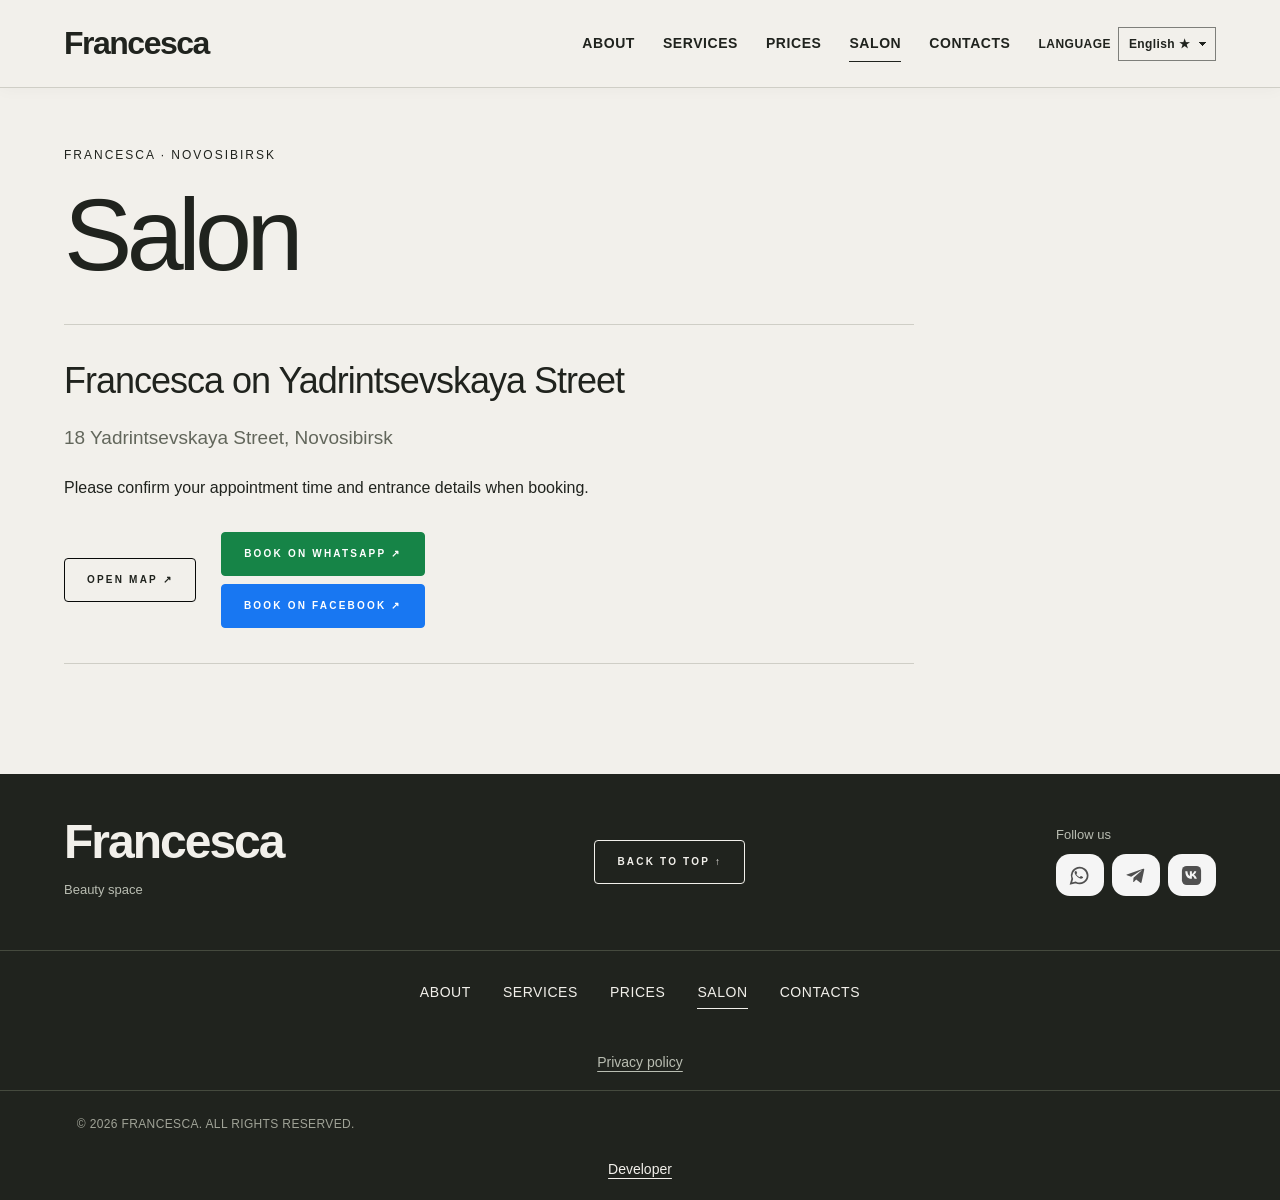
<file: salons.html>
<!doctype html><html lang="en"><head><meta charset="utf-8"><meta name="viewport" content="width=device-width,initial-scale=1"><title>Francesca — Салоны</title><meta name="description" content="Салоны студии красоты Francesca в Новосибирске"><style>
:root{--bg:#f2f0eb;--ink:#20231e;--line:#cfcec6;--accent:#b2c29b}*{box-sizing:border-box}html{scroll-behavior:smooth}body{margin:0;background:var(--bg);color:var(--ink);font:16px Arial,sans-serif}a{color:inherit;text-decoration:none}header{display:flex;align-items:center;justify-content:space-between;padding:25px 5%;border-bottom:1px solid var(--line)}.logo{font-size:48px;font-weight:800;letter-spacing:-4px}.brand-note{font-size:12px;letter-spacing:2px;margin-left:25px}.toplink{font-size:14px;border-bottom:1px solid;padding-bottom:6px}main{max-width:1500px;margin:auto;padding:0 5%}.hero{padding:65px 0 50px}.eyebrow{text-transform:uppercase;font-size:12px;letter-spacing:2px}.hero-row{display:flex;align-items:flex-end;justify-content:space-between;gap:30px}h1{font-size:clamp(90px,14vw,190px);line-height:1;margin:22px 0 0;font-weight:400;letter-spacing:-.075em}.intro{max-width:325px;line-height:1.6;margin-bottom:12px;color:#62665b}.ribbon{overflow:hidden;background:var(--ink);color:var(--bg);padding:18px 0;white-space:nowrap;font-size:13px;letter-spacing:3px}.ribbon-track{display:flex;width:max-content;animation:marquee 30s linear infinite;will-change:transform}.ribbon span{display:block;flex-shrink:0;padding-right:2em} @keyframes marquee{from{transform:translateX(0)}to{transform:translateX(-50%)}} @media(prefers-reduced-motion:reduce){.ribbon-track{animation:none}}.content{display:grid;grid-template-columns:250px 1fr;gap:65px;padding:50px 0 90px}aside{align-self:start;position:sticky;top:25px}.section-label{font-size:12px;letter-spacing:2px;margin-bottom:25px;color:#6f7467}nav{display:grid;gap:6px}nav a{padding:14px 10px;border-bottom:1px solid var(--line);font-size:14px;display:flex;gap:13px}nav a:hover{background:#e0e4d6}nav small{color:#818677}aside p{font-size:13px;line-height:1.6;color:#74776d;margin-top:35px}.search{display:flex;align-items:center;border-bottom:1px solid var(--ink);gap:15px;padding:5px 0 17px;margin-bottom:40px}.search input{font:inherit;background:none;border:0;outline:none;width:100%;color:var(--ink)}.search:focus-within{outline:2px solid #718357;outline-offset:6px}.clear{background:none;border:0;font-size:22px;cursor:pointer;padding:0 8px}.group{scroll-margin-top:25px;border-bottom:1px solid var(--ink)}summary{list-style:none;cursor:pointer;padding:28px 0;display:flex;align-items:center;gap:24px}summary::-webkit-details-marker{display:none}.number{font-size:13px;color:#747a69}.group-title{flex:1}.group-title small{display:block;font-size:12px;letter-spacing:.04em;color:#717669;margin-bottom:9px}h2{font-weight:400;font-size:clamp(24px,3vw,36px);letter-spacing:-1px;margin:0}.plus{font-size:29px;font-weight:300}.group[open] .plus{transform:rotate(45deg)}.rows{padding:0 0 25px 42px}.row{display:flex;justify-content:space-between;gap:20px;padding:19px 0;border-top:1px solid var(--line);line-height:1.4}.price{white-space:nowrap;color:#666d5d;font-size:14px}.note{font-size:13px;color:#787d70;line-height:1.6;padding-top:25px}.empty{padding:30px 0;color:#6f7467}footer{background:var(--ink);color:var(--bg);padding:40px 5%;display:flex;align-items:center;justify-content:space-between;gap:20px}footer p{font-size:13px;color:#b9bdb2}.footer-brand{font-size:65px;letter-spacing:-5px;font-weight:bold}button,a,summary{-webkit-tap-highlight-color:transparent}a:focus-visible,summary:focus-visible,button:focus-visible{outline:2px solid #718357;outline-offset:5px}@media(max-width:760px){header{padding:20px 6%}.brand-note{display:none}.hero{padding:42px 0 30px}.hero-row{display:block}.intro{margin-top:25px}.content{display:block;padding-top:28px}aside{position:static;margin-bottom:28px}nav{display:flex;overflow-x:auto;gap:10px;padding-bottom:10px}nav a{white-space:nowrap;border:1px solid var(--line);padding:12px}.section-label,aside p{display:none}.rows{padding-left:0}summary{gap:15px}.row{font-size:15px}.price{font-size:12px}footer{align-items:flex-start}.ribbon{font-size:12px}.toplink{font-size:13px}}
.booking{display:inline-flex;align-items:center;justify-content:center;background:#253e2c;color:#fff;padding:15px 22px;font-size:15px;border-radius:3px;line-height:1.3;text-align:center;transition:background .2s}.booking:hover{background:#365b40}.booking-bottom{margin-top:22px}.header-actions{display:flex;align-items:center;gap:24px}@media(max-width:760px){.header-actions{gap:10px}.header-actions .toplink{display:none}.booking{font-size:14px;padding:13px 16px}} .location{border-top:1px solid var(--line);padding:45px 0 55px;display:flex;justify-content:space-between;align-items:center;gap:25px}.location h2{margin:14px 0}.location p{line-height:1.6;margin:0;color:#62665b}.location a{white-space:nowrap}@media(max-width:760px){.location{align-items:flex-start;flex-direction:column;padding:30px 0 40px}} .socials{display:flex;flex-direction:column;gap:12px}.socials-label{font-size:13px;color:#b9bdb2}.telegram-link{display:inline-flex;align-items:center;gap:10px;font-size:15px}.telegram-link svg{width:38px;height:38px;flex-shrink:0}.telegram-link:hover{color:#8bd0f5}@media(max-width:760px){footer{flex-wrap:wrap}.socials{order:3;flex-basis:100%;padding-top:20px;border-top:1px solid #4b5046}} .service-detail{display:block;padding:0}.service-detail>summary{padding:21px 0;gap:15px;font-size:16px}.service-name{flex:1}.service-toggle{font-size:24px;transition:transform .2s}.service-detail[open]>summary .service-toggle{transform:rotate(45deg)}.service-copy{color:#62665b;font-size:15px;line-height:1.7;padding:0 15px 24px 0}.service-copy ul{padding-left:20px}.service-copy .draft{font-size:13px}.beauty-layout{display:grid;grid-template-columns:minmax(0,1.2fr) minmax(200px,.8fr);gap:30px;padding-bottom:25px;align-items:start}.beauty-layout .rows{padding-left:0}.beauty-photo{margin:0}.beauty-photo img{display:block;width:100%;aspect-ratio:3/4;object-fit:cover}.beauty-photo figcaption{font-size:12px;color:#74776d;margin-top:10px}.content{grid-template-columns:200px minmax(0,1fr);gap:35px}@media(max-width:1050px){.beauty-layout{grid-template-columns:1fr}.beauty-photo{grid-row:1}.beauty-photo img{max-height:400px;object-position:center 35%}}@media(max-width:760px){.content{display:block}.service-detail>summary{font-size:15px;gap:10px}}.beauty-photo img{width:100%;height:auto;aspect-ratio:4/5;max-height:590px;object-fit:cover;object-position:center 30%}@media(max-width:1050px){.beauty-photo{width:min(100%,440px);justify-self:center}.beauty-photo img{height:auto;max-height:440px;aspect-ratio:4/5}}@media(max-width:760px){.beauty-photo{width:min(100%,360px)}.beauty-photo img{max-height:400px}} .beauty-photo img{transition:transform .55s ease,box-shadow .55s ease;transform-origin:center}@media(hover:hover) and (pointer:fine){.beauty-photo img:hover{box-shadow:0 18px 35px rgba(32,35,30,.16)}}@media(prefers-reduced-motion:reduce){.beauty-photo img{transition:none}.beauty-photo img:hover{transform:none}} .photo-tilt-surface{perspective:950px}.photo-tilt-surface img{transform:rotateX(var(--photo-x,0deg)) rotateY(var(--photo-y,0deg));transition:transform .4s ease-out,box-shadow .4s ease-out;backface-visibility:hidden}.photo-tilt-surface.is-tracking img{transition:transform .12s ease-out,box-shadow .4s ease-out}@media(prefers-reduced-motion:reduce){.photo-tilt-surface img{transform:none!important;transition:none!important}}.makeup-section-heading{display:flex;align-items:center;gap:24px;padding:28px 0}@media(max-width:760px){.makeup-section-heading{gap:15px}} 
.site-header{position:sticky;top:0;z-index:100;background:rgba(242,240,235,.96);backdrop-filter:blur(14px);min-height:88px;padding:16px 5%;gap:25px;box-shadow:0 2px 15px #20231e08}.site-header .logo{font-size:42px}.site-nav{display:flex;align-items:center;justify-content:center;gap:28px;padding:0;overflow:visible}.site-nav a{display:block;white-space:nowrap;padding:10px 0;border:0;border-bottom:1px solid transparent;font-size:14px;font-weight:600;text-transform:uppercase;letter-spacing:.04em}.site-nav a:hover{background:none;border-bottom-color:var(--ink)}.site-nav a[aria-current=page]{border-bottom-color:var(--ink)}.site-header .booking{font-size:13px;padding:13px 18px;white-space:nowrap}aside{top:110px}.group{scroll-margin-top:110px}html{scroll-padding-top:110px}.page-main{min-height:70vh;padding-top:60px;padding-bottom:80px}.page-main h1{font-size:clamp(56px,8vw,110px);letter-spacing:-.055em;margin:22px 0 38px}.page-main p{line-height:1.75}.page-lead{max-width:650px;color:#62665b;font-size:19px}.brand-layout{display:grid;grid-template-columns:1.15fr 1fr;gap:70px;align-items:center}.brand-layout img{width:100%;max-height:570px;object-fit:cover;aspect-ratio:4/5}.page-actions{display:flex;gap:25px;align-items:center;margin-top:30px;flex-wrap:wrap}.service-grid{display:grid;grid-template-columns:repeat(3,1fr);gap:35px;margin-top:40px}.service-card img{width:100%;aspect-ratio:4/5;object-fit:cover;max-height:350px}.service-card h2{font-size:26px;margin:20px 0 10px}.service-card p{color:#62665b}.service-card .toplink{display:inline-block;margin:8px 0 20px}.address-panel{padding:35px 0;border-top:1px solid var(--line);border-bottom:1px solid var(--line);margin:30px 0;max-width:850px}.contact-list{max-width:850px}.contact-item{padding:25px 0;border-bottom:1px solid var(--line);display:flex;justify-content:space-between;gap:20px;align-items:center}.contact-item h2{font-size:25px}.contact-item p{margin:8px 0 0;color:#62665b}@media(max-width:1050px){.site-nav{gap:16px}.site-header{gap:15px}.site-header .booking{max-width:155px;white-space:normal}.service-grid{grid-template-columns:repeat(2,1fr)}}@media(max-width:760px){.site-header{flex-wrap:wrap;padding:12px 6%;gap:8px;min-height:120px}.site-header .logo{font-size:36px}.site-header .booking{margin-left:auto;max-width:none}.site-nav{order:3;flex-basis:100%;justify-content:flex-start;overflow-x:auto;gap:23px;padding:4px 0;flex-wrap:nowrap}.site-nav a{font-size:12px;white-space:nowrap;padding:8px 0}.brand-layout{grid-template-columns:1fr;gap:30px}.brand-layout img{max-height:420px}.service-grid{grid-template-columns:1fr}.page-main{padding-top:35px}.contact-item{align-items:flex-start;flex-direction:column}.group{scroll-margin-top:145px}html{scroll-padding-top:145px}}
.developer-credit{background:#20231e;color:#b9bdb2;border-top:1px solid #454a3e;padding:20px 6%;text-align:center;font-size:14px;line-height:1.6}.developer-credit a{color:#f2f0eb;text-decoration:underline;text-underline-offset:4px}.developer-credit a:hover{color:#8bd0f5}.site-header .logo{font-size:32px;letter-spacing:-1.5px;font-weight:600}.footer-brand{font-size:48px;letter-spacing:-2px}.brand-word{font-size:clamp(60px,16vw,230px);letter-spacing:-.065em}.home .site-header .logo{font-size:32px}@media(max-width:1050px){.site-nav{gap:16px}.site-header{gap:15px;padding-left:3%;padding-right:3%}.site-header .logo,.home .site-header .logo{font-size:27px}}@media(max-width:760px){.site-header .logo,.home .site-header .logo{font-size:30px}.brand-word{font-size:16vw}.footer-brand{font-size:42px}}
.francesca-loader{position:fixed;inset:0;z-index:10000;background:#050505;color:#f5f4ef;display:grid;place-items:center;transition:opacity .65s ease,visibility .65s;pointer-events:all}.francesca-loader.is-ready{opacity:0;visibility:hidden;pointer-events:none}.loader-frame{width:min(360px,78vw);height:min(510px,73svh);border:1px solid #777;display:flex;flex-direction:column;align-items:center;justify-content:center;position:relative}.loader-name{font:400 clamp(25px,6vw,37px) Georgia,serif;letter-spacing:3px}.loader-label{font:12px Arial,sans-serif;letter-spacing:5px;color:#999;margin-top:16px}.loader-line{width:70px;height:1px;background:#292929;overflow:hidden;margin-top:38px}.loader-line:after{content:'';display:block;width:40%;height:100%;background:#eee;animation:loading-line 1.1s ease-in-out infinite}.loader-frame:after{content:'';position:absolute;inset:-1px;border:1px solid #ddd;animation:frame-glow 2s ease-in-out infinite;pointer-events:none}@keyframes loading-line{from{transform:translateX(-110%)}to{transform:translateX(360%)}}@keyframes frame-glow{50%{opacity:.2}}.home .hero-art{animation:living-flower 18s ease-in-out infinite alternate;transform-origin:58% 45%;filter:url(#flower-flow);will-change:transform}@keyframes living-flower{0%{transform:scale(1.04) rotate(-1deg)}50%{transform:scale(1.09) rotate(.5deg) translateY(-.6%)}100%{transform:scale(1.055) rotate(1.1deg) translateX(-.5%)}}@media(prefers-reduced-motion:reduce){.home .hero-art{animation:none;filter:none;transform:scale(1.04)}.loader-line:after,.loader-frame:after{animation:none}.francesca-loader{transition:none}}
.footer-nav{display:flex;justify-content:center;align-items:center;flex-wrap:wrap;gap:18px 32px;background:#20231e;color:#f2f0eb;padding:25px 6%;border-top:1px solid #454a3e}.footer-nav a{display:block;padding:8px 0;border:0;border-bottom:1px solid transparent;font-size:14px;letter-spacing:.04em;text-transform:uppercase}.footer-nav a:hover,.footer-nav a[aria-current="page"]{background:none;border-bottom-color:currentColor}@media(max-width:760px){.footer-nav{gap:12px 22px;overflow:visible}.footer-nav a{font-size:13px;padding:8px 0}}.copyright{background:#20231e;color:#a0a397;border-top:1px solid #454a3e;padding:24px 6%;font-size:12px;line-height:1.6;letter-spacing:.03em}.copyright+.developer-credit{border-top:0;padding-top:0}@media(max-width:760px){.copyright{text-align:center}}.social-links{display:flex;flex-wrap:wrap;gap:14px 22px}.social-link{display:inline-flex;align-items:center;gap:9px;font-size:14px}.social-link:hover{color:#8bd0f5}.social-icon{display:inline-flex;align-items:center;justify-content:center;width:32px;height:32px;border-radius:50%;color:white;font-size:18px}.telegram-icon{background:#229ed9}.whatsapp-icon{background:#21834b}.vk-icon{background:#0077ff;font-size:13px;font-weight:bold}footer{flex-wrap:wrap}.social-links{gap:8px}.social-links .social-link{display:inline-flex;align-items:center;justify-content:center;width:48px;height:42px;border-radius:14px;background:#f5f5f5;color:#505050;padding:0;transition:background .2s,transform .2s}.social-links .social-link:hover{background:#e3e3e3;color:#252525;transform:translateY(-2px)}.social-link svg{display:block;flex-shrink:0}@media(prefers-reduced-motion:reduce){.social-links .social-link{transition:none}.social-links .social-link:hover{transform:none}}.privacy-footer-link{background:#20231e;color:#b9bdb2;padding:20px 6%;text-align:center;font-size:14px}.privacy-footer-link a{text-decoration:underline;text-underline-offset:4px}.privacy-footer-link a:hover{color:#fff}</style><link rel="stylesheet" href="language.css?v=booking2"><link rel="stylesheet" href="buttons.css?v=1"><link rel="stylesheet" href="mobile-menu.css?v=1"></head><body><script>document.body.insertAdjacentHTML("afterbegin","<div class=\"francesca-loader\" role=\"status\" aria-live=\"polite\" aria-label=\"Francesca \u2014 \u0437\u0430\u0433\u0440\u0443\u0437\u043a\u0430\"><div class=\"loader-frame\"><div class=\"loader-name\">Francesca</div><div class=\"loader-line\" aria-hidden=\"true\"></div><div class=\"loader-label\">\u0417\u0410\u0413\u0420\u0423\u0417\u041a\u0410</div></div></div>");</script><header class="site-header"><a href="index.html" class="logo" aria-label="Francesca — главная страница">Francesca</a><nav class="site-nav" aria-label="Основная навигация"><a href="about.html">О бренде</a><a href="services.html">Услуги</a><a href="maks.html">Прайс</a><a href="salons.html" aria-current="page">Салоны</a><a href="contacts.html">Контакты</a><label class="language-switcher"><span class="language-switcher-label">Language</span><select class="language-select" aria-label="Language"><option value="en">English ★</option><option value="ru">Русский</option><option value="es">Español</option></select></label></nav><a class="booking" href="https://wa.me/79134507711?text=%D0%97%D0%B4%D1%80%D0%B0%D0%B2%D1%81%D1%82%D0%B2%D1%83%D0%B9%D1%82%D0%B5%21%20%D0%A5%D0%BE%D1%87%D1%83%20%D0%B7%D0%B0%D0%BF%D0%B8%D1%81%D0%B0%D1%82%D1%8C%D1%81%D1%8F%20%D0%B2%20maks." target="_blank" rel="noopener noreferrer">Записаться в WhatsApp ↗</a></header><main class="page-main"><div class="eyebrow">Francesca · Новосибирск</div><h1>Салоны</h1><div class="address-panel"><h2>Francesca на Ядринцевской</h2><p class="page-lead">Новосибирск, Ядринцевская улица, 18</p><p>Время визита и подробности про вход уточняйте при записи.</p><div class="page-actions"><a class="toplink" href="https://yandex.ru/maps/org/francheska/235811837210/" target="_blank" rel="noopener noreferrer">Открыть на карте ↗</a><a class="booking" href="https://wa.me/79134507711?text=%D0%97%D0%B4%D1%80%D0%B0%D0%B2%D1%81%D1%82%D0%B2%D1%83%D0%B9%D1%82%D0%B5%21%20%D0%A5%D0%BE%D1%87%D1%83%20%D0%B7%D0%B0%D0%BF%D0%B8%D1%81%D0%B0%D1%82%D1%8C%D1%81%D1%8F%20%D0%B2%20maks." target="_blank" rel="noopener noreferrer">Записаться в WhatsApp ↗</a></div></div></main><footer><div><a href="index.html" class="footer-brand" aria-label="Francesca — главная страница">Francesca</a><p>Пространство красоты</p></div><a href="#" class="toplink">Наверх ↑</a><div class="socials"><span class="socials-label">Мы в соцсетях</span><div class="social-links"><a class="social-link" href="https://wa.me/79134507711" target="_blank" rel="noopener noreferrer" aria-label="WhatsApp" title="WhatsApp"><svg width="23" height="23" viewBox="0 0 24 24" fill="currentColor" aria-hidden="true"><path d="M20.5 11.8a8.4 8.4 0 0 1-12.4 7.4L3 20.5l1.4-4.9A8.4 8.4 0 1 1 20.5 11.8Z" fill="none" stroke="currentColor" stroke-width="1.8"/><path d="M8 7.3c-.5 0-1.1.8-1.1 1.6 0 2.1 3.4 5.8 6.5 6.5.9.2 2.1-.5 2.3-1.2.1-.3.1-.6-.1-.7l-1.9-.9c-.2-.1-.4 0-.6.3l-.6.7c-.2.2-.4.2-.7 0-1.3-.6-2.3-1.5-2.9-2.7-.2-.3-.1-.4.1-.6l.5-.7c.1-.2.1-.4 0-.6l-.9-1.8c-.1-.2-.3-.2-.6-.2Z"/></svg></a><a class="social-link" href="https://t.me/francesca_salon" target="_blank" rel="noopener noreferrer" aria-label="Telegram" title="Telegram"><svg width="23" height="23" viewBox="0 0 24 24" fill="currentColor" aria-hidden="true"><path d="m3 11 17-6c.8-.3 1.3.2 1.1 1l-2.8 13c-.1.8-.6 1-1.2.6l-4.4-3.3-2.2 2.1c-.3.3-.5.5-.9.5l.3-4.5 8.2-7.4c.4-.3-.1-.5-.5-.2L7.5 13.2 3.1 11.8c-.8-.3-.8-.6-.1-.8Z"/></svg></a><a class="social-link" href="https://vk.ru/club230383355" target="_blank" rel="noopener noreferrer" aria-label="ВКонтакте" title="ВКонтакте"><svg width="23" height="23" viewBox="0 0 24 24" fill="currentColor" aria-hidden="true"><rect x="2" y="2" width="20" height="20" rx="5"/><path d="M5.5 7.5h2.2c.2 3.2 1.6 4.6 2.6 4.9V7.5h2.1v2.8c1-.1 2-1.4 2.4-2.8H17c-.3 1.7-1.7 3.1-2.6 3.7.9.5 2.6 1.8 3.2 4.2h-2.4c-.5-1.5-1.5-2.7-2.8-2.8v2.8h-.3c-4.5 0-6.3-3-6.6-7.9Z" fill="#f5f5f5"/></svg></a></div></div></footer><nav class="footer-nav" aria-label="Навигация внизу страницы"><a href="about.html">О бренде</a><a href="services.html">Услуги</a><a href="maks.html">Прайс</a><a href="salons.html" aria-current="page">Салоны</a><a href="contacts.html">Контакты</a></nav><div class="privacy-footer-link"><a href="privacy.html">Политика конфиденциальности</a></div><div class="copyright">© 2026 FRANCESCA. ВСЕ ПРАВА ЗАЩИЩЕНЫ.</div><div class="developer-credit"><a href="https://t.me/maksim0_o" target="_blank" rel="noopener noreferrer" aria-label="Разработчик — открыть Telegram">Разработчик</a></div><script>
(()=>{const loader=document.querySelector('.francesca-loader');const start=performance.now();let done=false;function finish(){if(done)return;done=true;setTimeout(()=>{loader.classList.add('is-ready');setTimeout(()=>loader.remove(),700)},Math.max(0,850-(performance.now()-start)))}const primary=document.querySelector('.hero-art')||document.querySelector('main img');if(primary&&!primary.complete){primary.addEventListener('load',finish,{once:true});primary.addEventListener('error',finish,{once:true})}else finish();setTimeout(finish,6000);window.addEventListener('pageshow',e=>{if(e.persisted)loader.remove()});})();
</script><script src="language.js?v=booking2"></script><script src="mobile-menu.js?v=1"></script></body></html>
</file>
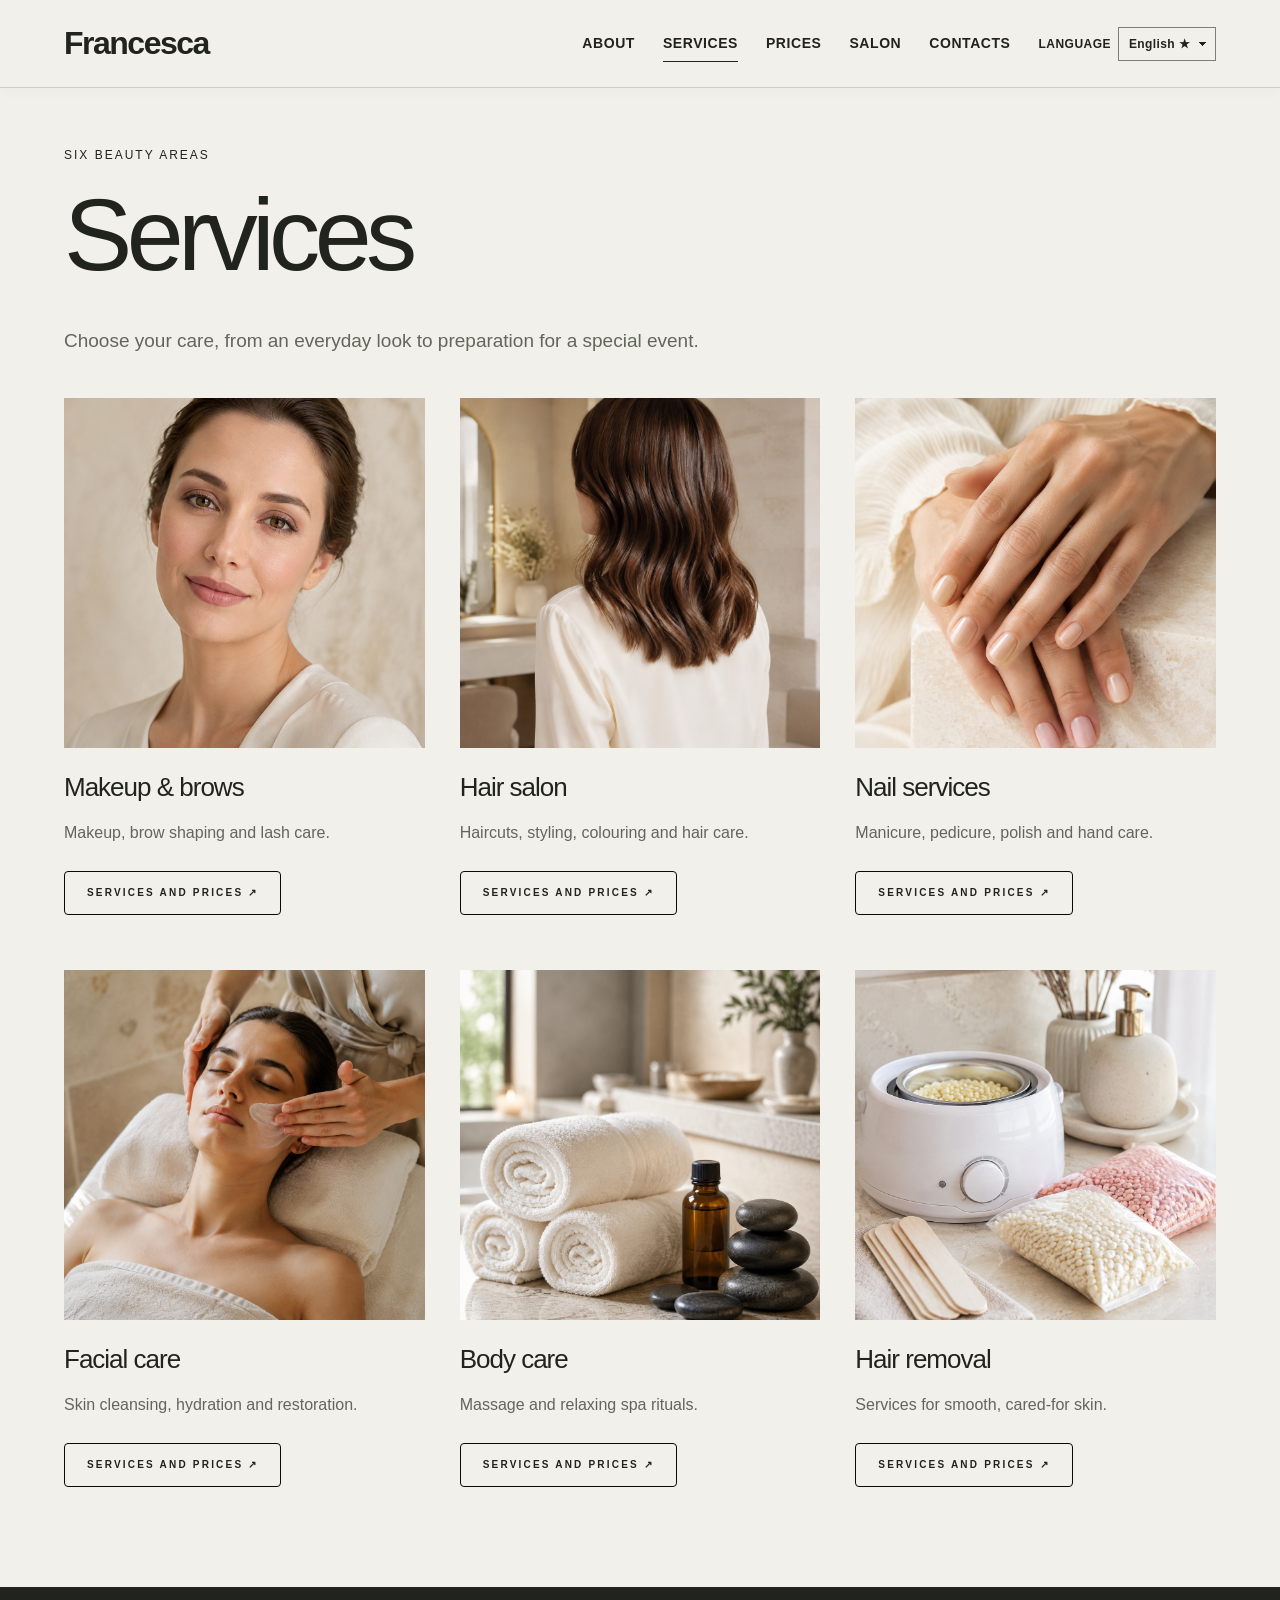
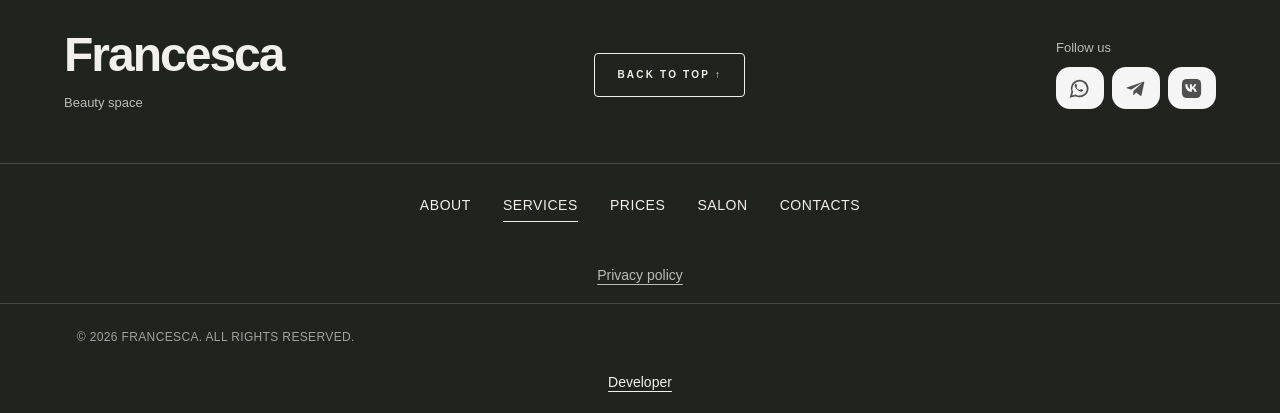
<file: services.html>
<!doctype html><html lang="en"><head><meta charset="utf-8"><meta name="viewport" content="width=device-width,initial-scale=1"><title>Francesca — Услуги</title><meta name="description" content="Услуги студии красоты Francesca в Новосибирске"><style>
:root{--bg:#f2f0eb;--ink:#20231e;--line:#cfcec6;--accent:#b2c29b}*{box-sizing:border-box}html{scroll-behavior:smooth}body{margin:0;background:var(--bg);color:var(--ink);font:16px Arial,sans-serif}a{color:inherit;text-decoration:none}header{display:flex;align-items:center;justify-content:space-between;padding:25px 5%;border-bottom:1px solid var(--line)}.logo{font-size:48px;font-weight:800;letter-spacing:-4px}.brand-note{font-size:12px;letter-spacing:2px;margin-left:25px}.toplink{font-size:14px;border-bottom:1px solid;padding-bottom:6px}main{max-width:1500px;margin:auto;padding:0 5%}.hero{padding:65px 0 50px}.eyebrow{text-transform:uppercase;font-size:12px;letter-spacing:2px}.hero-row{display:flex;align-items:flex-end;justify-content:space-between;gap:30px}h1{font-size:clamp(90px,14vw,190px);line-height:1;margin:22px 0 0;font-weight:400;letter-spacing:-.075em}.intro{max-width:325px;line-height:1.6;margin-bottom:12px;color:#62665b}.ribbon{overflow:hidden;background:var(--ink);color:var(--bg);padding:18px 0;white-space:nowrap;font-size:13px;letter-spacing:3px}.ribbon-track{display:flex;width:max-content;animation:marquee 30s linear infinite;will-change:transform}.ribbon span{display:block;flex-shrink:0;padding-right:2em} @keyframes marquee{from{transform:translateX(0)}to{transform:translateX(-50%)}} @media(prefers-reduced-motion:reduce){.ribbon-track{animation:none}}.content{display:grid;grid-template-columns:250px 1fr;gap:65px;padding:50px 0 90px}aside{align-self:start;position:sticky;top:25px}.section-label{font-size:12px;letter-spacing:2px;margin-bottom:25px;color:#6f7467}nav{display:grid;gap:6px}nav a{padding:14px 10px;border-bottom:1px solid var(--line);font-size:14px;display:flex;gap:13px}nav a:hover{background:#e0e4d6}nav small{color:#818677}aside p{font-size:13px;line-height:1.6;color:#74776d;margin-top:35px}.search{display:flex;align-items:center;border-bottom:1px solid var(--ink);gap:15px;padding:5px 0 17px;margin-bottom:40px}.search input{font:inherit;background:none;border:0;outline:none;width:100%;color:var(--ink)}.search:focus-within{outline:2px solid #718357;outline-offset:6px}.clear{background:none;border:0;font-size:22px;cursor:pointer;padding:0 8px}.group{scroll-margin-top:25px;border-bottom:1px solid var(--ink)}summary{list-style:none;cursor:pointer;padding:28px 0;display:flex;align-items:center;gap:24px}summary::-webkit-details-marker{display:none}.number{font-size:13px;color:#747a69}.group-title{flex:1}.group-title small{display:block;font-size:12px;letter-spacing:.04em;color:#717669;margin-bottom:9px}h2{font-weight:400;font-size:clamp(24px,3vw,36px);letter-spacing:-1px;margin:0}.plus{font-size:29px;font-weight:300}.group[open] .plus{transform:rotate(45deg)}.rows{padding:0 0 25px 42px}.row{display:flex;justify-content:space-between;gap:20px;padding:19px 0;border-top:1px solid var(--line);line-height:1.4}.price{white-space:nowrap;color:#666d5d;font-size:14px}.note{font-size:13px;color:#787d70;line-height:1.6;padding-top:25px}.empty{padding:30px 0;color:#6f7467}footer{background:var(--ink);color:var(--bg);padding:40px 5%;display:flex;align-items:center;justify-content:space-between;gap:20px}footer p{font-size:13px;color:#b9bdb2}.footer-brand{font-size:65px;letter-spacing:-5px;font-weight:bold}button,a,summary{-webkit-tap-highlight-color:transparent}a:focus-visible,summary:focus-visible,button:focus-visible{outline:2px solid #718357;outline-offset:5px}@media(max-width:760px){header{padding:20px 6%}.brand-note{display:none}.hero{padding:42px 0 30px}.hero-row{display:block}.intro{margin-top:25px}.content{display:block;padding-top:28px}aside{position:static;margin-bottom:28px}nav{display:flex;overflow-x:auto;gap:10px;padding-bottom:10px}nav a{white-space:nowrap;border:1px solid var(--line);padding:12px}.section-label,aside p{display:none}.rows{padding-left:0}summary{gap:15px}.row{font-size:15px}.price{font-size:12px}footer{align-items:flex-start}.ribbon{font-size:12px}.toplink{font-size:13px}}
.booking{display:inline-flex;align-items:center;justify-content:center;background:#253e2c;color:#fff;padding:15px 22px;font-size:15px;border-radius:3px;line-height:1.3;text-align:center;transition:background .2s}.booking:hover{background:#365b40}.booking-bottom{margin-top:22px}.header-actions{display:flex;align-items:center;gap:24px}@media(max-width:760px){.header-actions{gap:10px}.header-actions .toplink{display:none}.booking{font-size:14px;padding:13px 16px}} .location{border-top:1px solid var(--line);padding:45px 0 55px;display:flex;justify-content:space-between;align-items:center;gap:25px}.location h2{margin:14px 0}.location p{line-height:1.6;margin:0;color:#62665b}.location a{white-space:nowrap}@media(max-width:760px){.location{align-items:flex-start;flex-direction:column;padding:30px 0 40px}} .socials{display:flex;flex-direction:column;gap:12px}.socials-label{font-size:13px;color:#b9bdb2}.telegram-link{display:inline-flex;align-items:center;gap:10px;font-size:15px}.telegram-link svg{width:38px;height:38px;flex-shrink:0}.telegram-link:hover{color:#8bd0f5}@media(max-width:760px){footer{flex-wrap:wrap}.socials{order:3;flex-basis:100%;padding-top:20px;border-top:1px solid #4b5046}} .service-detail{display:block;padding:0}.service-detail>summary{padding:21px 0;gap:15px;font-size:16px}.service-name{flex:1}.service-toggle{font-size:24px;transition:transform .2s}.service-detail[open]>summary .service-toggle{transform:rotate(45deg)}.service-copy{color:#62665b;font-size:15px;line-height:1.7;padding:0 15px 24px 0}.service-copy ul{padding-left:20px}.service-copy .draft{font-size:13px}.beauty-layout{display:grid;grid-template-columns:minmax(0,1.2fr) minmax(200px,.8fr);gap:30px;padding-bottom:25px;align-items:start}.beauty-layout .rows{padding-left:0}.beauty-photo{margin:0}.beauty-photo img{display:block;width:100%;aspect-ratio:3/4;object-fit:cover}.beauty-photo figcaption{font-size:12px;color:#74776d;margin-top:10px}.content{grid-template-columns:200px minmax(0,1fr);gap:35px}@media(max-width:1050px){.beauty-layout{grid-template-columns:1fr}.beauty-photo{grid-row:1}.beauty-photo img{max-height:400px;object-position:center 35%}}@media(max-width:760px){.content{display:block}.service-detail>summary{font-size:15px;gap:10px}}.beauty-photo img{width:100%;height:auto;aspect-ratio:4/5;max-height:590px;object-fit:cover;object-position:center 30%}@media(max-width:1050px){.beauty-photo{width:min(100%,440px);justify-self:center}.beauty-photo img{height:auto;max-height:440px;aspect-ratio:4/5}}@media(max-width:760px){.beauty-photo{width:min(100%,360px)}.beauty-photo img{max-height:400px}} .beauty-photo img{transition:transform .55s ease,box-shadow .55s ease;transform-origin:center}@media(hover:hover) and (pointer:fine){.beauty-photo img:hover{box-shadow:0 18px 35px rgba(32,35,30,.16)}}@media(prefers-reduced-motion:reduce){.beauty-photo img{transition:none}.beauty-photo img:hover{transform:none}} .photo-tilt-surface{perspective:950px}.photo-tilt-surface img{transform:rotateX(var(--photo-x,0deg)) rotateY(var(--photo-y,0deg));transition:transform .4s ease-out,box-shadow .4s ease-out;backface-visibility:hidden}.photo-tilt-surface.is-tracking img{transition:transform .12s ease-out,box-shadow .4s ease-out}@media(prefers-reduced-motion:reduce){.photo-tilt-surface img{transform:none!important;transition:none!important}}.makeup-section-heading{display:flex;align-items:center;gap:24px;padding:28px 0}@media(max-width:760px){.makeup-section-heading{gap:15px}} 
.site-header{position:sticky;top:0;z-index:100;background:rgba(242,240,235,.96);backdrop-filter:blur(14px);min-height:88px;padding:16px 5%;gap:25px;box-shadow:0 2px 15px #20231e08}.site-header .logo{font-size:42px}.site-nav{display:flex;align-items:center;justify-content:center;gap:28px;padding:0;overflow:visible}.site-nav a{display:block;white-space:nowrap;padding:10px 0;border:0;border-bottom:1px solid transparent;font-size:14px;font-weight:600;text-transform:uppercase;letter-spacing:.04em}.site-nav a:hover{background:none;border-bottom-color:var(--ink)}.site-nav a[aria-current=page]{border-bottom-color:var(--ink)}.site-header .booking{font-size:13px;padding:13px 18px;white-space:nowrap}aside{top:110px}.group{scroll-margin-top:110px}html{scroll-padding-top:110px}.page-main{min-height:70vh;padding-top:60px;padding-bottom:80px}.page-main h1{font-size:clamp(56px,8vw,110px);letter-spacing:-.055em;margin:22px 0 38px}.page-main p{line-height:1.75}.page-lead{max-width:650px;color:#62665b;font-size:19px}.brand-layout{display:grid;grid-template-columns:1.15fr 1fr;gap:70px;align-items:center}.brand-layout img{width:100%;max-height:570px;object-fit:cover;aspect-ratio:4/5}.page-actions{display:flex;gap:25px;align-items:center;margin-top:30px;flex-wrap:wrap}.service-grid{display:grid;grid-template-columns:repeat(3,1fr);gap:35px;margin-top:40px}.service-card img{width:100%;aspect-ratio:4/5;object-fit:cover;max-height:350px}.service-card h2{font-size:26px;margin:20px 0 10px}.service-card p{color:#62665b}.service-card .toplink{display:inline-block;margin:8px 0 20px}.address-panel{padding:35px 0;border-top:1px solid var(--line);border-bottom:1px solid var(--line);margin:30px 0;max-width:850px}.contact-list{max-width:850px}.contact-item{padding:25px 0;border-bottom:1px solid var(--line);display:flex;justify-content:space-between;gap:20px;align-items:center}.contact-item h2{font-size:25px}.contact-item p{margin:8px 0 0;color:#62665b}@media(max-width:1050px){.site-nav{gap:16px}.site-header{gap:15px}.site-header .booking{max-width:155px;white-space:normal}.service-grid{grid-template-columns:repeat(2,1fr)}}@media(max-width:760px){.site-header{flex-wrap:wrap;padding:12px 6%;gap:8px;min-height:120px}.site-header .logo{font-size:36px}.site-header .booking{margin-left:auto;max-width:none}.site-nav{order:3;flex-basis:100%;justify-content:flex-start;overflow-x:auto;gap:23px;padding:4px 0;flex-wrap:nowrap}.site-nav a{font-size:12px;white-space:nowrap;padding:8px 0}.brand-layout{grid-template-columns:1fr;gap:30px}.brand-layout img{max-height:420px}.service-grid{grid-template-columns:1fr}.page-main{padding-top:35px}.contact-item{align-items:flex-start;flex-direction:column}.group{scroll-margin-top:145px}html{scroll-padding-top:145px}}
.developer-credit{background:#20231e;color:#b9bdb2;border-top:1px solid #454a3e;padding:20px 6%;text-align:center;font-size:14px;line-height:1.6}.developer-credit a{color:#f2f0eb;text-decoration:underline;text-underline-offset:4px}.developer-credit a:hover{color:#8bd0f5}.site-header .logo{font-size:32px;letter-spacing:-1.5px;font-weight:600}.footer-brand{font-size:48px;letter-spacing:-2px}.brand-word{font-size:clamp(60px,16vw,230px);letter-spacing:-.065em}.home .site-header .logo{font-size:32px}@media(max-width:1050px){.site-nav{gap:16px}.site-header{gap:15px;padding-left:3%;padding-right:3%}.site-header .logo,.home .site-header .logo{font-size:27px}}@media(max-width:760px){.site-header .logo,.home .site-header .logo{font-size:30px}.brand-word{font-size:16vw}.footer-brand{font-size:42px}}
.francesca-loader{position:fixed;inset:0;z-index:10000;background:#050505;color:#f5f4ef;display:grid;place-items:center;transition:opacity .65s ease,visibility .65s;pointer-events:all}.francesca-loader.is-ready{opacity:0;visibility:hidden;pointer-events:none}.loader-frame{width:min(360px,78vw);height:min(510px,73svh);border:1px solid #777;display:flex;flex-direction:column;align-items:center;justify-content:center;position:relative}.loader-name{font:400 clamp(25px,6vw,37px) Georgia,serif;letter-spacing:3px}.loader-label{font:12px Arial,sans-serif;letter-spacing:5px;color:#999;margin-top:16px}.loader-line{width:70px;height:1px;background:#292929;overflow:hidden;margin-top:38px}.loader-line:after{content:'';display:block;width:40%;height:100%;background:#eee;animation:loading-line 1.1s ease-in-out infinite}.loader-frame:after{content:'';position:absolute;inset:-1px;border:1px solid #ddd;animation:frame-glow 2s ease-in-out infinite;pointer-events:none}@keyframes loading-line{from{transform:translateX(-110%)}to{transform:translateX(360%)}}@keyframes frame-glow{50%{opacity:.2}}.home .hero-art{animation:living-flower 18s ease-in-out infinite alternate;transform-origin:58% 45%;filter:url(#flower-flow);will-change:transform}@keyframes living-flower{0%{transform:scale(1.04) rotate(-1deg)}50%{transform:scale(1.09) rotate(.5deg) translateY(-.6%)}100%{transform:scale(1.055) rotate(1.1deg) translateX(-.5%)}}@media(prefers-reduced-motion:reduce){.home .hero-art{animation:none;filter:none;transform:scale(1.04)}.loader-line:after,.loader-frame:after{animation:none}.francesca-loader{transition:none}}
.footer-nav{display:flex;justify-content:center;align-items:center;flex-wrap:wrap;gap:18px 32px;background:#20231e;color:#f2f0eb;padding:25px 6%;border-top:1px solid #454a3e}.footer-nav a{display:block;padding:8px 0;border:0;border-bottom:1px solid transparent;font-size:14px;letter-spacing:.04em;text-transform:uppercase}.footer-nav a:hover,.footer-nav a[aria-current="page"]{background:none;border-bottom-color:currentColor}@media(max-width:760px){.footer-nav{gap:12px 22px;overflow:visible}.footer-nav a{font-size:13px;padding:8px 0}}.copyright{background:#20231e;color:#a0a397;border-top:1px solid #454a3e;padding:24px 6%;font-size:12px;line-height:1.6;letter-spacing:.03em}.copyright+.developer-credit{border-top:0;padding-top:0}@media(max-width:760px){.copyright{text-align:center}}.social-links{display:flex;flex-wrap:wrap;gap:14px 22px}.social-link{display:inline-flex;align-items:center;gap:9px;font-size:14px}.social-link:hover{color:#8bd0f5}.social-icon{display:inline-flex;align-items:center;justify-content:center;width:32px;height:32px;border-radius:50%;color:white;font-size:18px}.telegram-icon{background:#229ed9}.whatsapp-icon{background:#21834b}.vk-icon{background:#0077ff;font-size:13px;font-weight:bold}footer{flex-wrap:wrap}.social-links{gap:8px}.social-links .social-link{display:inline-flex;align-items:center;justify-content:center;width:48px;height:42px;border-radius:14px;background:#f5f5f5;color:#505050;padding:0;transition:background .2s,transform .2s}.social-links .social-link:hover{background:#e3e3e3;color:#252525;transform:translateY(-2px)}.social-link svg{display:block;flex-shrink:0}@media(prefers-reduced-motion:reduce){.social-links .social-link{transition:none}.social-links .social-link:hover{transform:none}}.privacy-footer-link{background:#20231e;color:#b9bdb2;padding:20px 6%;text-align:center;font-size:14px}.privacy-footer-link a{text-decoration:underline;text-underline-offset:4px}.privacy-footer-link a:hover{color:#fff}</style><link rel="stylesheet" href="language.css?v=booking2"><link rel="stylesheet" href="buttons.css?v=1"><link rel="stylesheet" href="mobile-menu.css?v=1"></head><body><script>document.body.insertAdjacentHTML("afterbegin","<div class=\"francesca-loader\" role=\"status\" aria-live=\"polite\" aria-label=\"Francesca \u2014 \u0437\u0430\u0433\u0440\u0443\u0437\u043a\u0430\"><div class=\"loader-frame\"><div class=\"loader-name\">Francesca</div><div class=\"loader-line\" aria-hidden=\"true\"></div><div class=\"loader-label\">\u0417\u0410\u0413\u0420\u0423\u0417\u041a\u0410</div></div></div>");</script><header class="site-header"><a href="index.html" class="logo" aria-label="Francesca — главная страница">Francesca</a><nav class="site-nav" aria-label="Основная навигация"><a href="about.html">О бренде</a><a href="services.html" aria-current="page">Услуги</a><a href="maks.html">Прайс</a><a href="salons.html">Салоны</a><a href="contacts.html">Контакты</a><label class="language-switcher"><span class="language-switcher-label">Language</span><select class="language-select" aria-label="Language"><option value="en">English ★</option><option value="ru">Русский</option><option value="es">Español</option></select></label></nav><a class="booking" href="https://wa.me/79134507711?text=%D0%97%D0%B4%D1%80%D0%B0%D0%B2%D1%81%D1%82%D0%B2%D1%83%D0%B9%D1%82%D0%B5%21%20%D0%A5%D0%BE%D1%87%D1%83%20%D0%B7%D0%B0%D0%BF%D0%B8%D1%81%D0%B0%D1%82%D1%8C%D1%81%D1%8F%20%D0%B2%20maks." target="_blank" rel="noopener noreferrer">Записаться в WhatsApp ↗</a></header><main class="page-main"><div class="eyebrow">Шесть направлений красоты</div><h1>Услуги</h1><p class="page-lead">Выберите уход для себя — от повседневного образа до подготовки к особому событию.</p><div class="service-grid"><article class="service-card"><img src="makeup.png" alt="Макияж и брови" loading="lazy"><h2>Макияж и брови</h2><p>Макияж, оформление бровей и уход за ресницами.</p><a class="toplink" href="maks.html#group-0">Услуги и цены ↗</a></article><article class="service-card"><img src="hair.png" alt="Парикмахерский зал" loading="lazy"><h2>Парикмахерский зал</h2><p>Стрижки, укладки, окрашивание и уход за волосами.</p><a class="toplink" href="maks.html#group-1">Услуги и цены ↗</a></article><article class="service-card"><img src="nails.png" alt="Ногтевой сервис" loading="lazy"><h2>Ногтевой сервис</h2><p>Маникюр, педикюр, покрытие и уход за руками.</p><a class="toplink" href="maks.html#group-2">Услуги и цены ↗</a></article><article class="service-card"><img src="face.png" alt="Уход за лицом" loading="lazy"><h2>Уход за лицом</h2><p>Очищение, увлажнение и восстановление кожи.</p><a class="toplink" href="maks.html#group-3">Услуги и цены ↗</a></article><article class="service-card"><img src="body.png" alt="Уход за телом" loading="lazy"><h2>Уход за телом</h2><p>Массаж и расслабляющие спа-ритуалы.</p><a class="toplink" href="maks.html#group-4">Услуги и цены ↗</a></article><article class="service-card"><img src="epilation.png" alt="Эпиляция" loading="lazy"><h2>Эпиляция</h2><p>Услуги для гладкой и ухоженной кожи.</p><a class="toplink" href="maks.html#group-5">Услуги и цены ↗</a></article></div></main><footer><div><a href="index.html" class="footer-brand" aria-label="Francesca — главная страница">Francesca</a><p>Пространство красоты</p></div><a href="#" class="toplink">Наверх ↑</a><div class="socials"><span class="socials-label">Мы в соцсетях</span><div class="social-links"><a class="social-link" href="https://wa.me/79134507711" target="_blank" rel="noopener noreferrer" aria-label="WhatsApp" title="WhatsApp"><svg width="23" height="23" viewBox="0 0 24 24" fill="currentColor" aria-hidden="true"><path d="M20.5 11.8a8.4 8.4 0 0 1-12.4 7.4L3 20.5l1.4-4.9A8.4 8.4 0 1 1 20.5 11.8Z" fill="none" stroke="currentColor" stroke-width="1.8"/><path d="M8 7.3c-.5 0-1.1.8-1.1 1.6 0 2.1 3.4 5.8 6.5 6.5.9.2 2.1-.5 2.3-1.2.1-.3.1-.6-.1-.7l-1.9-.9c-.2-.1-.4 0-.6.3l-.6.7c-.2.2-.4.2-.7 0-1.3-.6-2.3-1.5-2.9-2.7-.2-.3-.1-.4.1-.6l.5-.7c.1-.2.1-.4 0-.6l-.9-1.8c-.1-.2-.3-.2-.6-.2Z"/></svg></a><a class="social-link" href="https://t.me/francesca_salon" target="_blank" rel="noopener noreferrer" aria-label="Telegram" title="Telegram"><svg width="23" height="23" viewBox="0 0 24 24" fill="currentColor" aria-hidden="true"><path d="m3 11 17-6c.8-.3 1.3.2 1.1 1l-2.8 13c-.1.8-.6 1-1.2.6l-4.4-3.3-2.2 2.1c-.3.3-.5.5-.9.5l.3-4.5 8.2-7.4c.4-.3-.1-.5-.5-.2L7.5 13.2 3.1 11.8c-.8-.3-.8-.6-.1-.8Z"/></svg></a><a class="social-link" href="https://vk.ru/club230383355" target="_blank" rel="noopener noreferrer" aria-label="ВКонтакте" title="ВКонтакте"><svg width="23" height="23" viewBox="0 0 24 24" fill="currentColor" aria-hidden="true"><rect x="2" y="2" width="20" height="20" rx="5"/><path d="M5.5 7.5h2.2c.2 3.2 1.6 4.6 2.6 4.9V7.5h2.1v2.8c1-.1 2-1.4 2.4-2.8H17c-.3 1.7-1.7 3.1-2.6 3.7.9.5 2.6 1.8 3.2 4.2h-2.4c-.5-1.5-1.5-2.7-2.8-2.8v2.8h-.3c-4.5 0-6.3-3-6.6-7.9Z" fill="#f5f5f5"/></svg></a></div></div></footer><nav class="footer-nav" aria-label="Навигация внизу страницы"><a href="about.html">О бренде</a><a href="services.html" aria-current="page">Услуги</a><a href="maks.html">Прайс</a><a href="salons.html">Салоны</a><a href="contacts.html">Контакты</a></nav><div class="privacy-footer-link"><a href="privacy.html">Политика конфиденциальности</a></div><div class="copyright">© 2026 FRANCESCA. ВСЕ ПРАВА ЗАЩИЩЕНЫ.</div><div class="developer-credit"><a href="https://t.me/maksim0_o" target="_blank" rel="noopener noreferrer" aria-label="Разработчик — открыть Telegram">Разработчик</a></div><script>
(()=>{const loader=document.querySelector('.francesca-loader');const start=performance.now();let done=false;function finish(){if(done)return;done=true;setTimeout(()=>{loader.classList.add('is-ready');setTimeout(()=>loader.remove(),700)},Math.max(0,850-(performance.now()-start)))}const primary=document.querySelector('.hero-art')||document.querySelector('main img');if(primary&&!primary.complete){primary.addEventListener('load',finish,{once:true});primary.addEventListener('error',finish,{once:true})}else finish();setTimeout(finish,6000);window.addEventListener('pageshow',e=>{if(e.persisted)loader.remove()});})();
</script><script src="language.js?v=booking2"></script><script src="mobile-menu.js?v=1"></script></body></html>
</file>
<file: language.css>
.language-switcher{display:inline-flex;align-items:center;gap:7px;white-space:nowrap;color:inherit;font-size:12px;font-weight:600;letter-spacing:.04em;text-transform:uppercase}
.language-switcher select{-webkit-appearance:none!important;appearance:none!important;border:1px solid currentColor;border-color:color-mix(in srgb,currentColor 55%,transparent);border-radius:0;background-color:transparent!important;color:inherit;font:inherit;letter-spacing:.03em;text-transform:none;padding:9px 25px 9px 10px;cursor:pointer;box-shadow:none!important;background-image:linear-gradient(45deg,transparent 50%,currentColor 50%),linear-gradient(135deg,currentColor 50%,transparent 50%)!important;background-position:calc(100% - 12px) 50%,calc(100% - 8px) 50%!important;background-size:4px 4px,4px 4px!important;background-repeat:no-repeat!important}
.language-switcher select:focus-visible{outline:2px solid currentColor;outline-offset:3px}
.language-switcher option{background:#f2f0eb;color:#20231e}
.home .site-header:not(.scrolled) .language-switcher option{background:#20231e;color:#fff}
@media(max-width:1050px){.language-switcher-label{display:none}.language-switcher select{padding-left:8px;max-width:105px}}
@media(max-width:760px){.site-nav .language-switcher{flex:0 0 auto}.language-switcher select{font-size:12px;padding-top:7px;padding-bottom:7px;max-width:106px}}
@media(prefers-reduced-motion:reduce){.language-switcher select{scroll-behavior:auto}}
.booking-pair{display:flex;flex-direction:column;align-items:stretch;gap:7px}.booking-pair .booking{margin:0!important;text-align:center}.booking-pair .booking[href*="wa.me"]{background:#168447!important;color:#fff!important;border-color:#168447!important}.booking-pair .facebook-booking{background:#1877f2!important;color:#fff!important;border-color:#1877f2!important}.site-header>.booking-pair{flex-shrink:0}@media(max-width:760px){.site-header>.booking-pair{margin-left:auto}.booking-pair .booking{font-size:12px!important;padding:10px 12px!important}}
</file>
<file: brand-motion.css>
.brand-statement{position:relative;overflow:hidden;perspective:900px}
.brand-word{display:flex;justify-content:center;align-items:baseline;white-space:nowrap;transform:translate3d(0,var(--brand-scroll,0),0);will-change:transform}
.brand-letter{display:inline-block;min-width:.08em;opacity:0;filter:blur(7px);transform:translate3d(var(--brand-start-x,0),70%,0) rotate(var(--brand-start-r,0deg)) scaleY(1.6);transform-origin:50% 70%;transition:opacity .85s ease,filter .85s ease,transform 1.15s cubic-bezier(.16,1,.3,1);transition-delay:calc(var(--brand-index)*55ms);will-change:transform,opacity,filter}
.brand-word.is-revealed .brand-letter{opacity:1;filter:blur(0);transform:translate3d(0,var(--brand-lift,0),0) scaleY(var(--brand-stretch,1))}
.brand-word.is-tracking .brand-letter{transition-duration:.32s;transition-delay:0ms}
@media(max-width:760px){.brand-letter{filter:blur(4px);transition-delay:calc(var(--brand-index)*38ms)}}
@media(prefers-reduced-motion:reduce){.brand-word{transform:none}.brand-letter,.brand-word.is-revealed .brand-letter{opacity:1;filter:none;transform:none;transition:none}}
</file>
<file: buttons.css>
:root {
  --button-ink: #080908;
  --button-paper: #f2f0eb;
}

.booking,
.toplink {
  display: inline-flex !important;
  min-height: 44px;
  width: auto;
  align-items: center;
  justify-content: center;
  gap: .75em;
  padding: 0 22px !important;
  border: 1px solid var(--button-ink) !important;
  border-radius: 4px !important;
  font-family: Arial, sans-serif;
  font-size: 10px !important;
  font-weight: 600;
  line-height: 1.2;
  letter-spacing: .22em;
  text-align: center;
  text-decoration: none !important;
  text-transform: uppercase;
  white-space: nowrap !important;
  cursor: pointer;
  transition: background-color .2s ease, color .2s ease, transform .2s ease,
    box-shadow .2s ease !important;
}

.booking,
.booking-pair .booking,
.booking-pair .booking[href*="wa.me"],
.booking-pair .facebook-booking {
  background: var(--button-ink) !important;
  color: #fff !important;
  border-color: var(--button-ink) !important;
}

.toplink {
  background: transparent !important;
  color: inherit !important;
}

@media (hover: hover) and (pointer: fine) {
  .booking:hover,
  .booking-pair .booking:hover {
    background: #30322f !important;
    border-color: #30322f !important;
    transform: translateY(-2px);
    box-shadow: 0 8px 18px rgba(8, 9, 8, .15);
  }

  .toplink:hover {
    background: var(--button-ink) !important;
    color: #fff !important;
    transform: translateY(-2px);
  }
}

footer .toplink {
  border-color: currentColor !important;
}

.booking-pair {
  gap: 8px;
}

.booking[href*="wa.me"],
.booking-pair .booking[href*="wa.me"] {
  background: #168447 !important;
  color: #fff !important;
  border-color: #168447 !important;
}

.booking.facebook-booking,
.booking-pair .facebook-booking {
  background: #1877f2 !important;
  color: #fff !important;
  border-color: #1877f2 !important;
}

@media (hover: hover) and (pointer: fine) {
  .booking[href*="wa.me"]:hover,
  .booking-pair .booking[href*="wa.me"]:hover {
    background: #116c3a !important;
    border-color: #116c3a !important;
  }

  .booking.facebook-booking:hover,
  .booking-pair .facebook-booking:hover {
    background: #0d64d8 !important;
    border-color: #0d64d8 !important;
  }
}

@media (max-width: 760px) {
  .booking,
  .toplink,
  .booking-pair .booking {
    min-height: 44px;
    max-width: 100% !important;
    padding: 0 16px !important;
    border-radius: 4px !important;
    font-size: 9px !important;
    letter-spacing: .18em;
    white-space: normal !important;
  }

  .page-actions {
    gap: 10px !important;
  }

  .service-card .toplink,
  .home-service-card .toplink {
    width: fit-content;
  }
}

@media (prefers-reduced-motion: reduce) {
  .booking,
  .toplink {
    transition: none !important;
  }
}
</file>
<file: mobile-menu.css>
.mobile-menu-panel {
  display: contents;
}

.mobile-menu-toggle {
  display: none;
}

.site-header > .booking,
.site-header > .booking-pair,
.site-header .mobile-menu-panel > .booking,
.site-header .mobile-menu-panel > .booking-pair {
  display: none !important;
}

@media (max-width: 760px) {
  html {
    scroll-padding-top: 80px !important;
  }

  .group {
    scroll-margin-top: 80px !important;
  }

  .site-header,
  .home .site-header {
    position: sticky;
    top: 0;
    z-index: 200;
    min-height: 72px !important;
    padding: 12px 6% !important;
    flex-wrap: nowrap !important;
    overflow: visible;
  }

  .site-header .logo,
  .home .site-header .logo {
    position: relative;
    z-index: 2;
    font-size: 34px !important;
  }

  .mobile-menu-toggle {
    position: relative;
    z-index: 2;
    display: inline-flex;
    width: 50px;
    height: 46px;
    margin-left: auto;
    padding: 9px 7px;
    align-items: center;
    justify-content: center;
    flex-direction: column;
    gap: 6px;
    border: 0;
    border-radius: 0;
    background: transparent;
    color: currentColor;
    cursor: pointer;
  }

  .mobile-menu-toggle span {
    display: block;
    width: 31px;
    height: 3px;
    border-radius: 3px;
    background: currentColor;
    transition: transform .25s ease, opacity .2s ease;
  }

  .site-header.menu-open .mobile-menu-toggle span:nth-child(1) {
    transform: translateY(9px) rotate(45deg);
  }

  .site-header.menu-open .mobile-menu-toggle span:nth-child(2) {
    opacity: 0;
  }

  .site-header.menu-open .mobile-menu-toggle span:nth-child(3) {
    transform: translateY(-9px) rotate(-45deg);
  }

  .mobile-menu-panel {
    position: absolute;
    top: 100%;
    left: 0;
    right: 0;
    display: none;
    max-height: calc(100vh - 72px);
    padding: 10px 6% 22px;
    overflow-y: auto;
    flex-direction: column;
    gap: 14px;
    background: rgba(242, 240, 235, .985);
    color: #20231e;
    border-top: 1px solid rgba(32, 35, 30, .12);
    box-shadow: 0 16px 28px rgba(32, 35, 30, .13);
  }

  .site-header.menu-open .mobile-menu-panel {
    display: flex;
    animation: mobile-menu-in .22s ease both;
  }

  .mobile-menu-panel .site-nav,
  .home .mobile-menu-panel .site-nav {
    display: flex !important;
    width: 100%;
    flex: none;
    flex-direction: column;
    align-items: stretch;
    gap: 0 !important;
    padding: 0 !important;
    overflow: visible !important;
  }

  .mobile-menu-panel .site-nav > a,
  .home .mobile-menu-panel .site-nav > a {
    width: 100%;
    padding: 15px 2px !important;
    border: 0 !important;
    border-bottom: 1px solid rgba(32, 35, 30, .18) !important;
    color: #20231e !important;
    font-size: 13px !important;
    text-align: left;
  }

  .mobile-menu-panel .language-switcher {
    width: 100%;
    min-height: 54px;
    margin: 0 !important;
    padding: 8px 0;
    justify-content: space-between;
    border-bottom: 1px solid rgba(32, 35, 30, .18);
    color: #20231e !important;
  }

  .mobile-menu-panel .language-select {
    color: #20231e !important;
    border-color: rgba(32, 35, 30, .45) !important;
  }

}

@keyframes mobile-menu-in {
  from {
    opacity: 0;
    transform: translateY(-8px);
  }
  to {
    opacity: 1;
    transform: translateY(0);
  }
}

@media (prefers-reduced-motion: reduce) {
  .mobile-menu-toggle span,
  .site-header.menu-open .mobile-menu-panel {
    animation: none;
    transition: none;
  }
}
</file>
